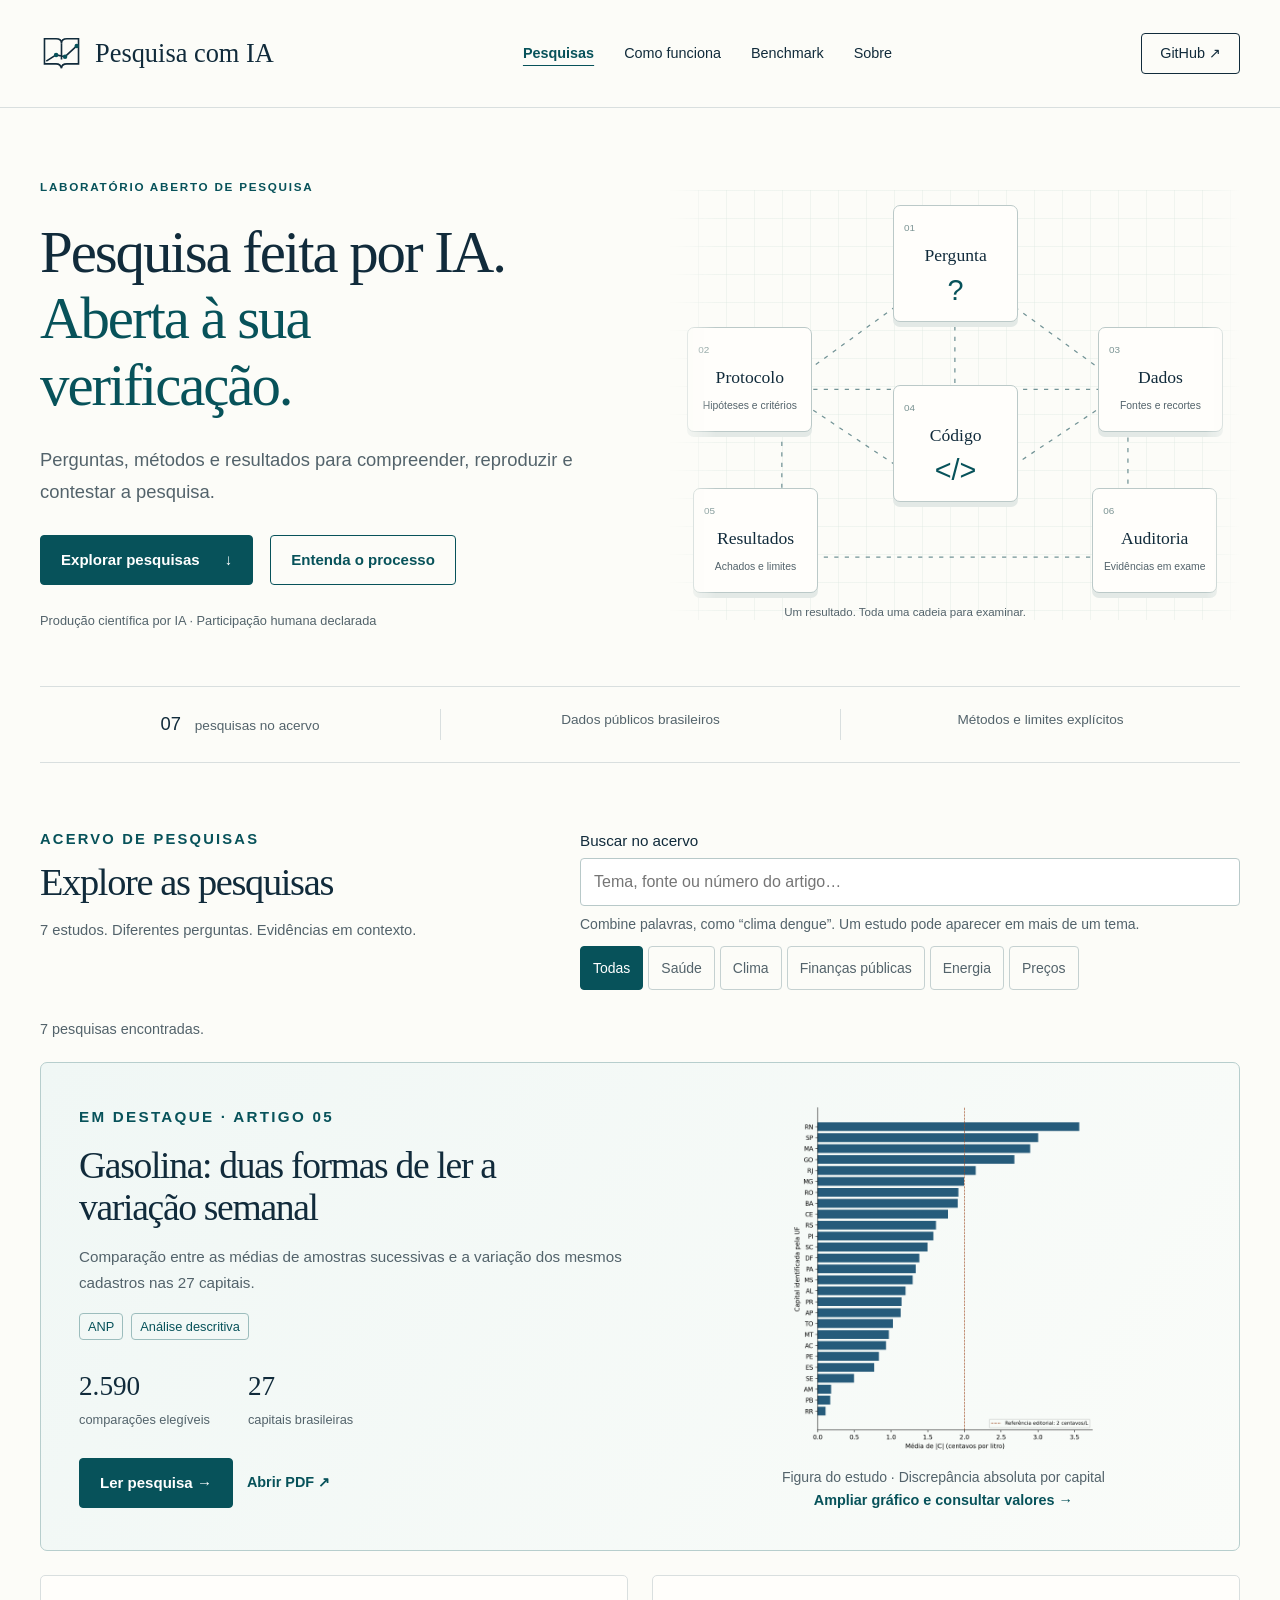
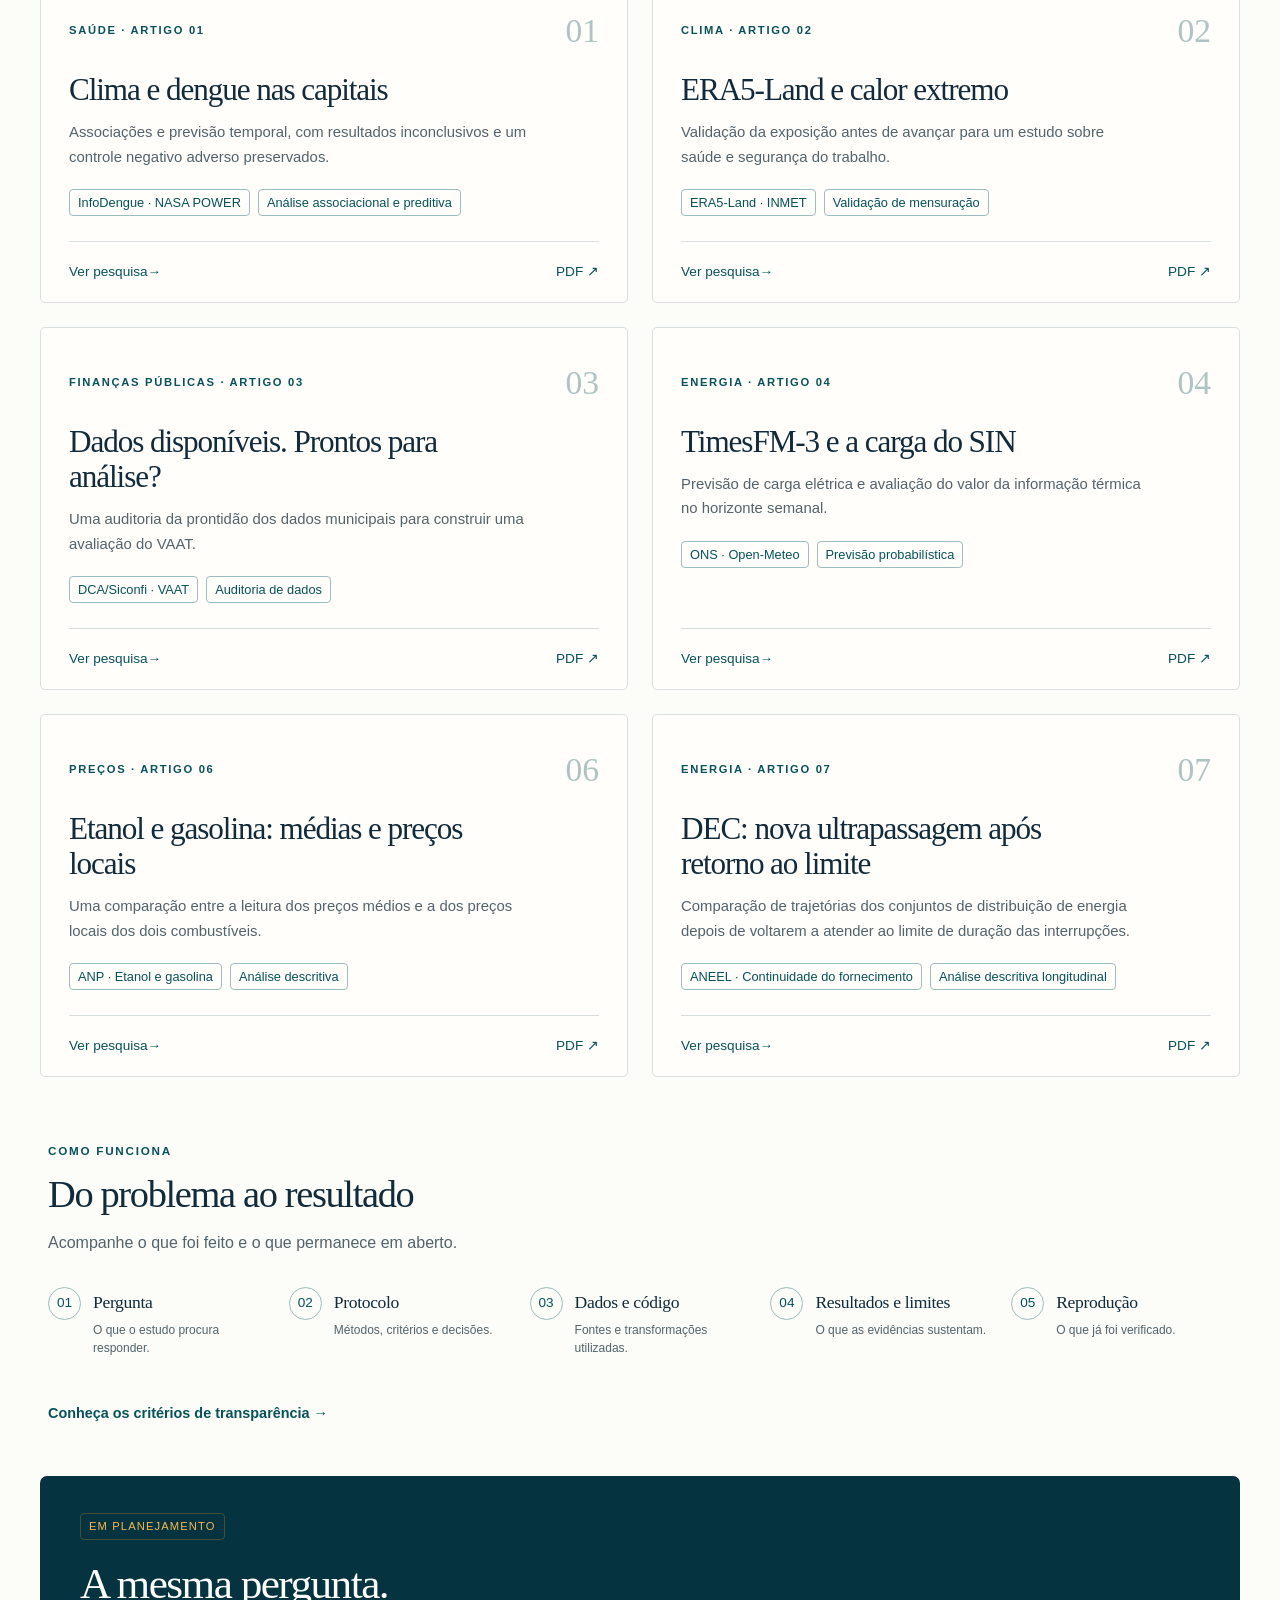
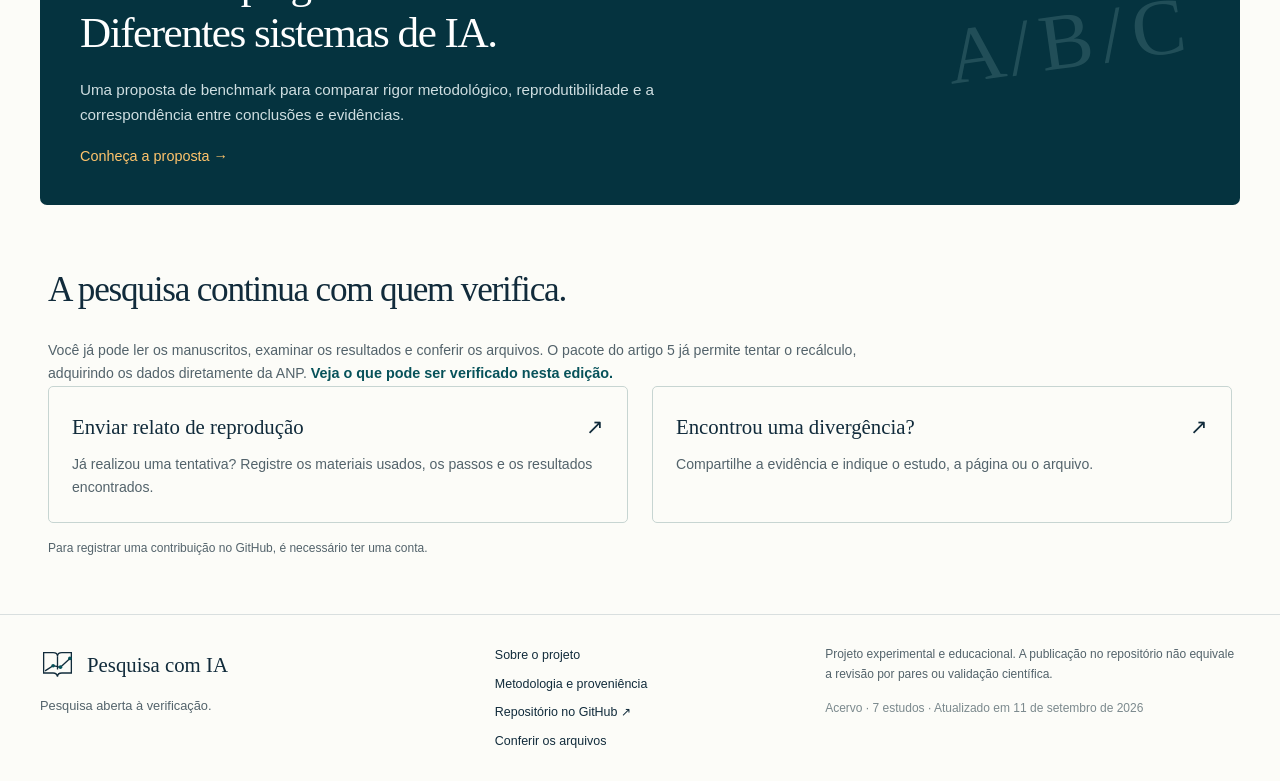
<file: index.html>
<!doctype html><html lang="pt-BR"><head><meta charset="utf-8"><meta name="viewport" content="width=device-width, initial-scale=1"><title>Pesquisa aberta à verificação | Pesquisa com IA</title><meta name="description" content="7 pesquisas conduzidas por IA sobre dados públicos brasileiros. Consulte os manuscritos, os métodos e os limites de cada estudo."><meta name="theme-color" content="#073d45"><link rel="canonical" href="https://pesquisacomia.com.br/"><link rel="icon" href="favicon.svg" type="image/svg+xml"><link rel="stylesheet" href="style.css"><script src="app.js" defer></script></head><body data-themes="Saúde|Clima|Finanças públicas|Energia|Preços"><a class="skip" href="#conteudo">Pular para o conteúdo</a><header class="header"><a class="brand" href="index.html"><svg viewBox="0 0 48 44" aria-hidden="true"><path d="M5 5h13q6 0 6 5 0-5 6-5h13v28H30q-6 0-6 5-1-5-6-5H5Z"/><path d="M24 10v18M7 30l11-7 10 2 13-12"/><circle cx="18" cy="23" r="2.5"/><circle cx="28" cy="25" r="2.5"/><circle cx="41" cy="13" r="2.5"/></svg><span>Pesquisa com IA</span></a><nav aria-label="Navegação principal"><a data-acervo href="index.html#pesquisas" aria-current="page">Pesquisas</a><a href="metodologia.html">Como funciona</a><a href="index.html#benchmark">Benchmark</a><a href="sobre.html">Sobre</a></nav><a class="github" href="https://github.com/ltbltbltb2/pesquisacomia">GitHub <span aria-hidden="true">↗</span></a></header><main id="conteudo" tabindex="-1"><section class="hero"><div class="hero-copy"><p class="eyebrow">LABORATÓRIO ABERTO DE PESQUISA</p><h1>Pesquisa feita por IA.<br><em>Aberta à sua<br class="desktop-break"> verificação.</em></h1><p class="lead">Perguntas, métodos e resultados para compreender, reproduzir e contestar a pesquisa.</p><div class="actions"><a class="button" href="#pesquisas">Explorar pesquisas <span aria-hidden="true">↓</span></a><a class="button secondary" href="metodologia.html">Entenda o processo</a></div><p class="hero-caption">Produção científica por IA · Participação humana declarada</p></div><div class="evidence-map" role="img" aria-label="Cadeia de evidências: pergunta, protocolo, dados, código, resultados e auditoria"><svg class="connections" viewBox="0 0 520 410" aria-hidden="true"><path d="M260 70L95 190L260 300L425 190Z M260 70V300 M95 190H425 M95 190V350H425V190"/></svg><div class="map-node question"><span>01</span><strong>Pergunta</strong><b>?</b></div><div class="map-node protocol"><span>02</span><strong>Protocolo</strong><i>Hipóteses e critérios</i></div><div class="map-node data"><span>03</span><strong>Dados</strong><i>Fontes e recortes</i></div><div class="map-node code"><span>04</span><strong>Código</strong><b>&lt;/&gt;</b></div><div class="map-node results"><span>05</span><strong>Resultados</strong><i>Achados e limites</i></div><div class="map-node audit"><span>06</span><strong>Auditoria</strong><i>Evidências em exame</i></div><p>Um resultado. Toda uma cadeia para examinar.</p></div></section>
<div class="fact-strip"><span><strong>07</strong> pesquisas no acervo</span><span>Dados públicos brasileiros</span><span>Métodos e limites explícitos</span></div>
<section id="pesquisas" class="research"><div class="section-head"><div><p class="eyebrow">ACERVO DE PESQUISAS</p><h2>Explore as pesquisas</h2><p>7 estudos. Diferentes perguntas. Evidências em contexto.</p></div><div class="search-controls" hidden><label for="search">Buscar no acervo</label><input id="search" type="search" maxlength="200" placeholder="Tema, fonte ou número do artigo…" aria-describedby="search-help"><p id="search-help" class="small">Combine palavras, como “clima dengue”. Um estudo pode aparecer em mais de um tema.</p><div class="filters" role="group" aria-label="Filtrar por tema"><button type="button" data-filter="Todas" aria-pressed="true">Todas</button><button type="button" data-filter="Saúde" aria-pressed="false">Saúde</button><button type="button" data-filter="Clima" aria-pressed="false">Clima</button><button type="button" data-filter="Finanças públicas" aria-pressed="false">Finanças públicas</button><button type="button" data-filter="Energia" aria-pressed="false">Energia</button><button type="button" data-filter="Preços" aria-pressed="false">Preços</button></div><button class="clear-search" type="button" data-clear-search hidden>Limpar busca e filtros</button></div></div><p class="results-count" aria-live="polite" aria-atomic="true" hidden>7 pesquisas encontradas.</p>
<article class="featured" data-id="05" data-category="Preços" data-themes="Preços" data-search="artigo 05 pesquisa 5 Gasolina: duas formas de ler a variação semanal Variações semanais da gasolina comum nas capitais brasileiras: comparação entre amostras sucessivas e cadastros comuns Comparação entre as médias de amostras sucessivas e a variação dos mesmos cadastros nas 27 capitais. Quanto divergem a mudança das médias semanais e a mudança média dos cadastros presentes nas duas semanas? ANP · Gasolina comum Análise descritiva 2024–2025 · período reservado Preços"><div><p class="eyebrow">EM DESTAQUE · ARTIGO 05</p><h3><a data-study href="pesquisa-05.html">Gasolina: duas formas de ler a variação semanal</a></h3><p>Comparação entre as médias de amostras sucessivas e a variação dos mesmos cadastros nas 27 capitais.</p><div class="tags"><span>ANP</span><span>Análise descritiva</span></div><div class="feature-facts"><div><strong>2.590</strong><span>comparações elegíveis</span></div><div><strong>27</strong><span>capitais brasileiras</span></div></div><div class="actions"><a class="button" data-study href="pesquisa-05.html">Ler pesquisa →</a><a class="text-link" href="artigo-05.pdf">Abrir PDF ↗</a></div></div><figure><a data-study href="grafico-gasolina.html" aria-label="Ampliar gráfico e consultar valores por capital"><img src="gasolina-capitais.png" alt="Gráfico do artigo 5: discrepância absoluta média por capital, com referência editorial de dois centavos" width="1400" height="1600"></a><figcaption>Figura do estudo · Discrepância absoluta por capital<br><a class="text-link" data-study href="grafico-gasolina.html">Ampliar gráfico e consultar valores →</a></figcaption></figure></article>
<div class="study-grid"><article class="study-card" data-id="01" data-category="Saúde" data-themes="Saúde|Clima" data-search="artigo 01 pesquisa 1 Clima e dengue nas capitais Clima e dengue nas 27 capitais brasileiras: associações não lineares e valor preditivo incremental em validação temporal retrospectiva, 2021–2025 Associações e previsão temporal, com resultados inconclusivos e um controle negativo adverso preservados. O clima acrescenta informação sobre a dengue depois de considerada a memória recente da transmissão? InfoDengue · NASA POWER Análise associacional e preditiva 2021–2025 Saúde Clima"><div class="card-top"><span class="eyebrow">Saúde · ARTIGO 01</span><span class="article-num" aria-hidden="true">01</span></div><h3><a data-study href="pesquisa-01.html">Clima e dengue nas capitais</a></h3><p>Associações e previsão temporal, com resultados inconclusivos e um controle negativo adverso preservados.</p><div class="tags"><span>InfoDengue · NASA POWER</span><span>Análise associacional e preditiva</span></div><div class="card-bottom"><a data-study href="pesquisa-01.html">Ver pesquisa <span aria-hidden="true">→</span></a><a href="artigo-01.pdf" aria-label="Abrir PDF do artigo 01">PDF ↗</a></div></article><article class="study-card" data-id="02" data-category="Clima" data-themes="Clima|Saúde" data-search="artigo 02 pesquisa 2 ERA5-Land e calor extremo ERA5-Land como proxy de calor extremo para saúde e segurança do trabalho: validação pré-especificada em 457 segmentos de estações automáticas do INMET, Brasil, 2007–2018 Validação da exposição antes de avançar para um estudo sobre saúde e segurança do trabalho. A temperatura máxima diária do ERA5-Land atende aos critérios definidos para representar a exposição ao calor extremo? ERA5-Land · INMET Validação de mensuração 2007–2018 Clima Saúde"><div class="card-top"><span class="eyebrow">Clima · ARTIGO 02</span><span class="article-num" aria-hidden="true">02</span></div><h3><a data-study href="pesquisa-02.html">ERA5-Land e calor extremo</a></h3><p>Validação da exposição antes de avançar para um estudo sobre saúde e segurança do trabalho.</p><div class="tags"><span>ERA5-Land · INMET</span><span>Validação de mensuração</span></div><div class="card-bottom"><a data-study href="pesquisa-02.html">Ver pesquisa <span aria-hidden="true">→</span></a><a href="artigo-02.pdf" aria-label="Abrir PDF do artigo 02">PDF ↗</a></div></article><article class="study-card" data-id="03" data-category="Finanças públicas" data-themes="Finanças públicas" data-search="artigo 03 pesquisa 3 Dados disponíveis. Prontos para análise? Disponibilidade formal não é prontidão analítica: auditoria reprodutível da DCA/Siconfi para avaliação municipal do VAAT Uma auditoria da prontidão dos dados municipais para construir uma avaliação do VAAT. A representação da DCA na API do Siconfi permite construir um desfecho municipal comparável de despesa paga em Educação, sem imputação? DCA/Siconfi · VAAT Auditoria de dados 2021–2025 Finanças públicas"><div class="card-top"><span class="eyebrow">Finanças públicas · ARTIGO 03</span><span class="article-num" aria-hidden="true">03</span></div><h3><a data-study href="pesquisa-03.html">Dados disponíveis. Prontos para análise?</a></h3><p>Uma auditoria da prontidão dos dados municipais para construir uma avaliação do VAAT.</p><div class="tags"><span>DCA/Siconfi · VAAT</span><span>Auditoria de dados</span></div><div class="card-bottom"><a data-study href="pesquisa-03.html">Ver pesquisa <span aria-hidden="true">→</span></a><a href="artigo-03.pdf" aria-label="Abrir PDF do artigo 03">PDF ↗</a></div></article><article class="study-card" data-id="04" data-category="Energia" data-themes="Energia" data-search="artigo 04 pesquisa 4 TimesFM-3 e a carga do SIN TimesFM-3 zero-shot na previsão pontual e probabilística da carga horária do SIN: valor da proxy térmica futura no horizonte semanal e ausência de evidência de ganho multivariado global Previsão de carga elétrica e avaliação do valor da informação térmica no horizonte semanal. A modelagem conjunta e a informação térmica futura melhoram a previsão da carga elétrica dos quatro subsistemas? ONS · Open-Meteo Previsão probabilística 2025–2026 · avaliação Energia"><div class="card-top"><span class="eyebrow">Energia · ARTIGO 04</span><span class="article-num" aria-hidden="true">04</span></div><h3><a data-study href="pesquisa-04.html">TimesFM-3 e a carga do SIN</a></h3><p>Previsão de carga elétrica e avaliação do valor da informação térmica no horizonte semanal.</p><div class="tags"><span>ONS · Open-Meteo</span><span>Previsão probabilística</span></div><div class="card-bottom"><a data-study href="pesquisa-04.html">Ver pesquisa <span aria-hidden="true">→</span></a><a href="artigo-04.pdf" aria-label="Abrir PDF do artigo 04">PDF ↗</a></div></article><article class="study-card" data-id="06" data-category="Preços" data-themes="Preços" data-search="artigo 06 pesquisa 6 Etanol e gasolina: médias e preços locais Preços relativos de etanol e gasolina e discordância entre agregados e observações locais em 26 capitais brasileiras Uma comparação entre a leitura dos preços médios e a dos preços locais dos dois combustíveis. Quanto a classificação dos preços médios de etanol e gasolina diverge das classificações dos preços observados no mesmo cadastro e data? ANP · Etanol e gasolina Análise descritiva 2024–2025 Preços"><div class="card-top"><span class="eyebrow">Preços · ARTIGO 06</span><span class="article-num" aria-hidden="true">06</span></div><h3><a data-study href="pesquisa-06.html">Etanol e gasolina: médias e preços locais</a></h3><p>Uma comparação entre a leitura dos preços médios e a dos preços locais dos dois combustíveis.</p><div class="tags"><span>ANP · Etanol e gasolina</span><span>Análise descritiva</span></div><div class="card-bottom"><a data-study href="pesquisa-06.html">Ver pesquisa <span aria-hidden="true">→</span></a><a href="artigo-06.pdf" aria-label="Abrir PDF do artigo 06">PDF ↗</a></div></article><article class="study-card" data-id="07" data-category="Energia" data-themes="Energia" data-search="artigo 07 pesquisa 7 DEC: nova ultrapassagem após retorno ao limite Reincidência no ano seguinte ao retorno ao limite de DEC — Análise longitudinal de conjuntos de distribuição de energia elétrica no Brasil, 2020–2025 Comparação de trajetórias dos conjuntos de distribuição de energia depois de voltarem a atender ao limite de duração das interrupções. Entre conjuntos que voltaram a atender ao limite de duração das interrupções, a ultrapassagem no ano seguinte é mais frequente do que entre os que já atendiam ao limite por dois anos? ANEEL · Continuidade do fornecimento Análise descritiva longitudinal 2020–2025 Energia"><div class="card-top"><span class="eyebrow">Energia · ARTIGO 07</span><span class="article-num" aria-hidden="true">07</span></div><h3><a data-study href="pesquisa-07.html">DEC: nova ultrapassagem após retorno ao limite</a></h3><p>Comparação de trajetórias dos conjuntos de distribuição de energia depois de voltarem a atender ao limite de duração das interrupções.</p><div class="tags"><span>ANEEL · Continuidade do fornecimento</span><span>Análise descritiva longitudinal</span></div><div class="card-bottom"><a data-study href="pesquisa-07.html">Ver pesquisa <span aria-hidden="true">→</span></a><a href="artigo-07.pdf" aria-label="Abrir PDF do artigo 07">PDF ↗</a></div></article></div><div class="empty" hidden><p id="empty-message">Nenhuma pesquisa encontrada.</p><button class="button secondary" type="button" data-clear-search>Limpar busca e filtros</button></div></section>
<section class="process"><div><p class="eyebrow">COMO FUNCIONA</p><h2>Do problema ao resultado</h2><p>Acompanhe o que foi feito e o que permanece em aberto.</p></div><ol><li><span>01</span><div><h3>Pergunta</h3><p>O que o estudo procura responder.</p></div></li><li><span>02</span><div><h3>Protocolo</h3><p>Métodos, critérios e decisões.</p></div></li><li><span>03</span><div><h3>Dados e código</h3><p>Fontes e transformações utilizadas.</p></div></li><li><span>04</span><div><h3>Resultados e limites</h3><p>O que as evidências sustentam.</p></div></li><li><span>05</span><div><h3>Reprodução</h3><p>O que já foi verificado.</p></div></li></ol><a class="text-link" href="metodologia.html">Conheça os critérios de transparência →</a></section>
<section class="benchmark" id="benchmark"><span class="badge">EM PLANEJAMENTO</span><h2>A mesma pergunta.<br>Diferentes sistemas de IA.</h2><p>Uma proposta de benchmark para comparar rigor metodológico, reprodutibilidade e a correspondência entre conclusões e evidências.</p><a href="sobre.html#benchmark">Conheça a proposta →</a><div class="benchmark-mark" aria-hidden="true">A / B / C</div></section>
<section class="participate"><h2>A pesquisa continua com quem verifica.</h2><p>Você já pode ler os manuscritos, examinar os resultados e conferir os arquivos. O <a href="pesquisa-05.html#reproducao">pacote do artigo 5 já permite tentar o recálculo</a>, adquirindo os dados diretamente da ANP. <a class="text-link" href="metodologia.html#verificar">Veja o que pode ser verificado nesta edição.</a></p><div><a href="https://github.com/ltbltbltb2/pesquisacomia/issues/new?title=Relato%20de%20reproducao"><strong>Enviar relato de reprodução <span>↗</span></strong><p>Já realizou uma tentativa? Registre os materiais usados, os passos e os resultados encontrados.</p></a><a href="https://github.com/ltbltbltb2/pesquisacomia/issues/new?title=Relato%20de%20divergencia"><strong>Encontrou uma divergência? <span>↗</span></strong><p>Compartilhe a evidência e indique o estudo, a página ou o arquivo.</p></a></div><p class="small">Para registrar uma contribuição no GitHub, é necessário ter uma conta.</p></section></main><footer><div><a class="brand" href="index.html"><svg viewBox="0 0 48 44" aria-hidden="true"><path d="M5 5h13q6 0 6 5 0-5 6-5h13v28H30q-6 0-6 5-1-5-6-5H5Z"/><path d="M24 10v18M7 30l11-7 10 2 13-12"/><circle cx="18" cy="23" r="2.5"/><circle cx="28" cy="25" r="2.5"/><circle cx="41" cy="13" r="2.5"/></svg><span>Pesquisa com IA</span></a><p>Pesquisa aberta à verificação.</p></div><div class="footerlinks"><a href="sobre.html">Sobre o projeto</a><a href="metodologia.html">Metodologia e proveniência</a><a href="https://github.com/ltbltbltb2/pesquisacomia">Repositório no GitHub ↗</a><a data-study href="integridade.html">Conferir os arquivos</a></div><p class="disclaimer">Projeto experimental e educacional. A publicação no repositório não equivale a revisão por pares ou validação científica.<br><span>Acervo · 7 estudos · Atualizado em 11 de setembro de 2026</span></p></footer></body></html>
</file>
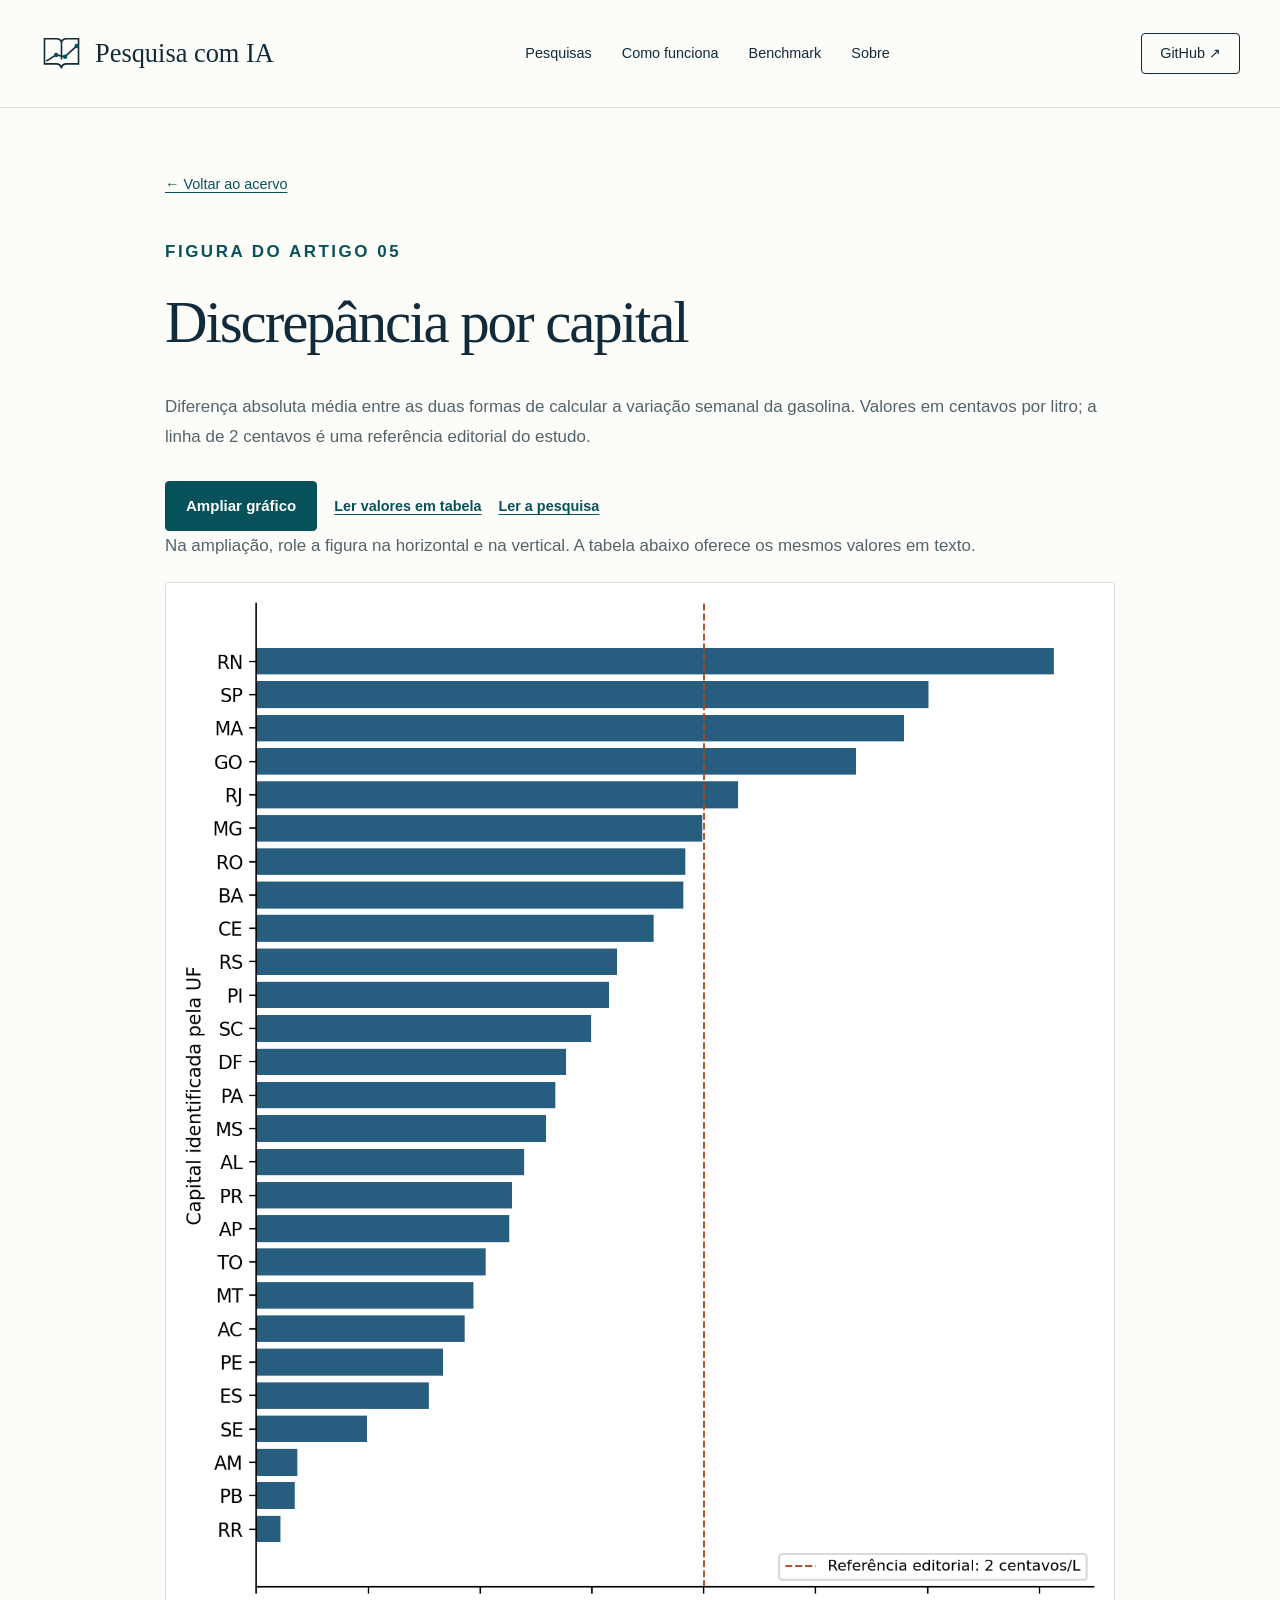
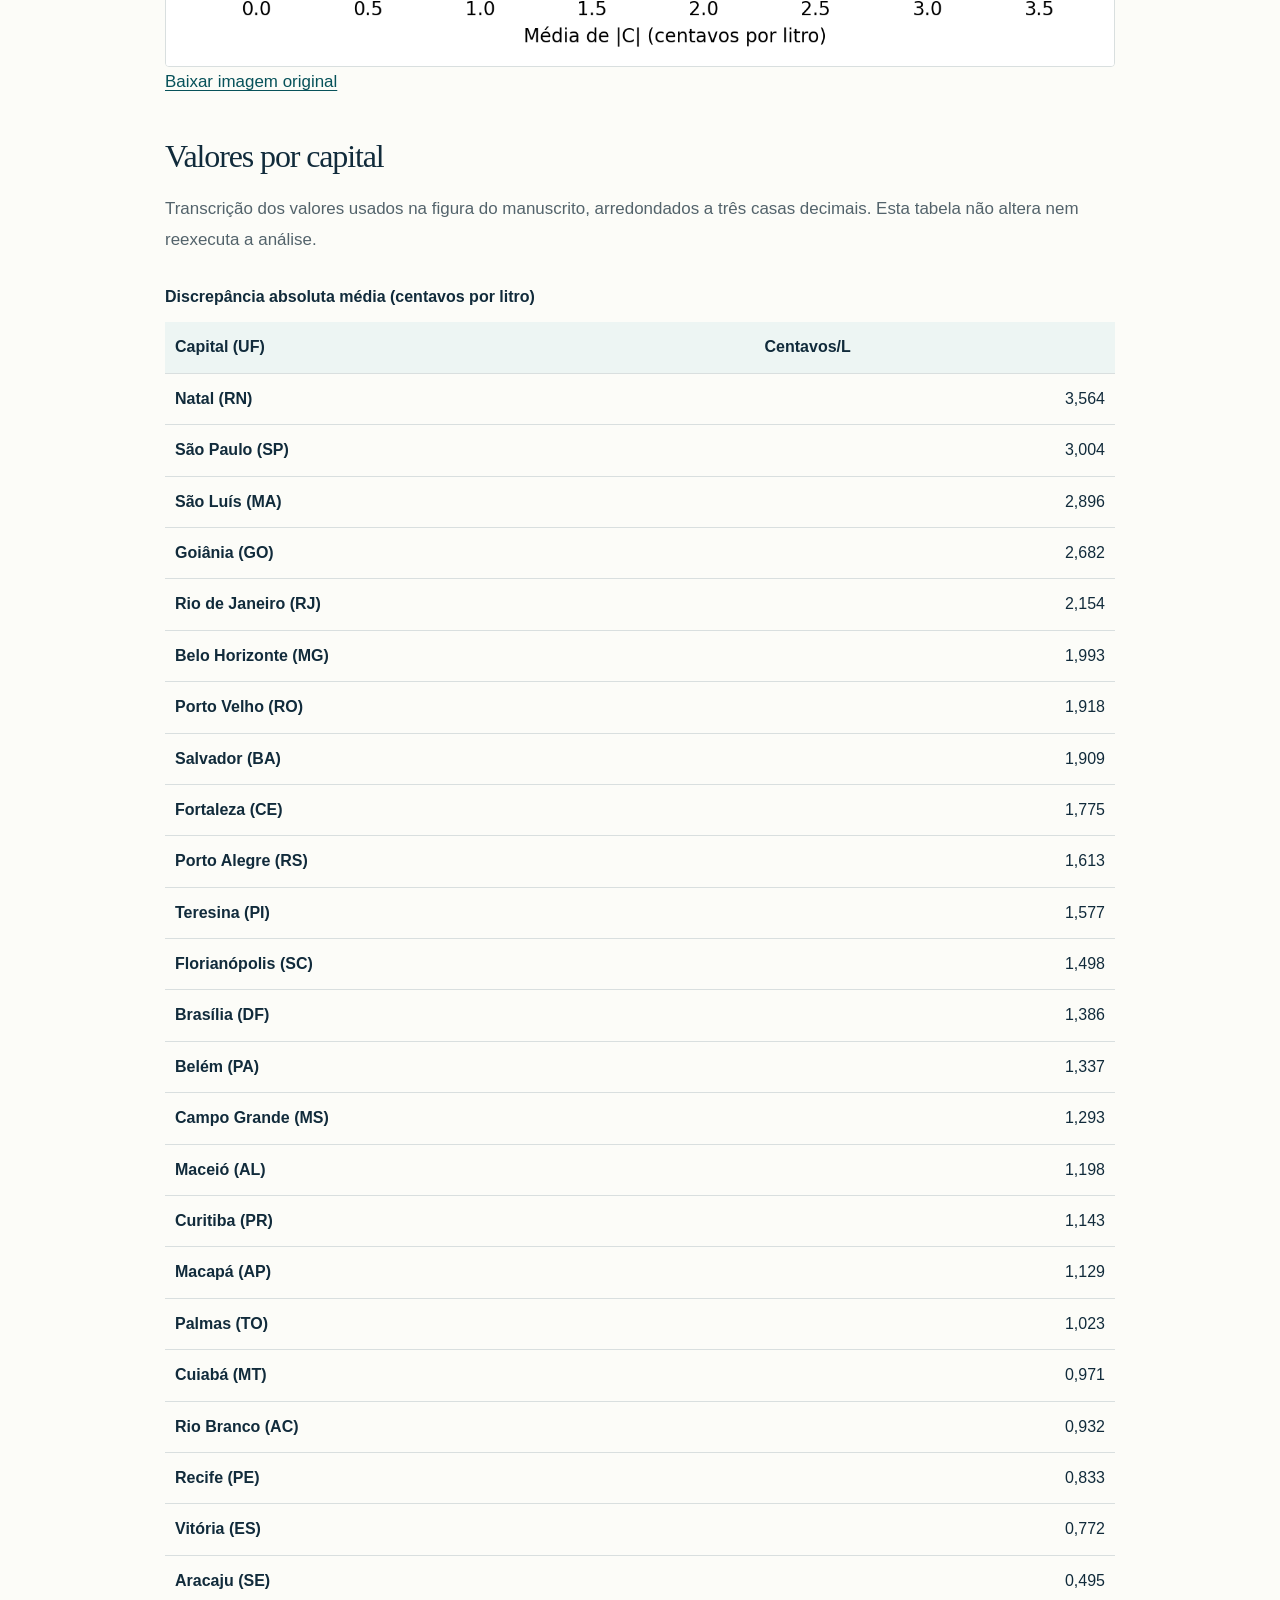
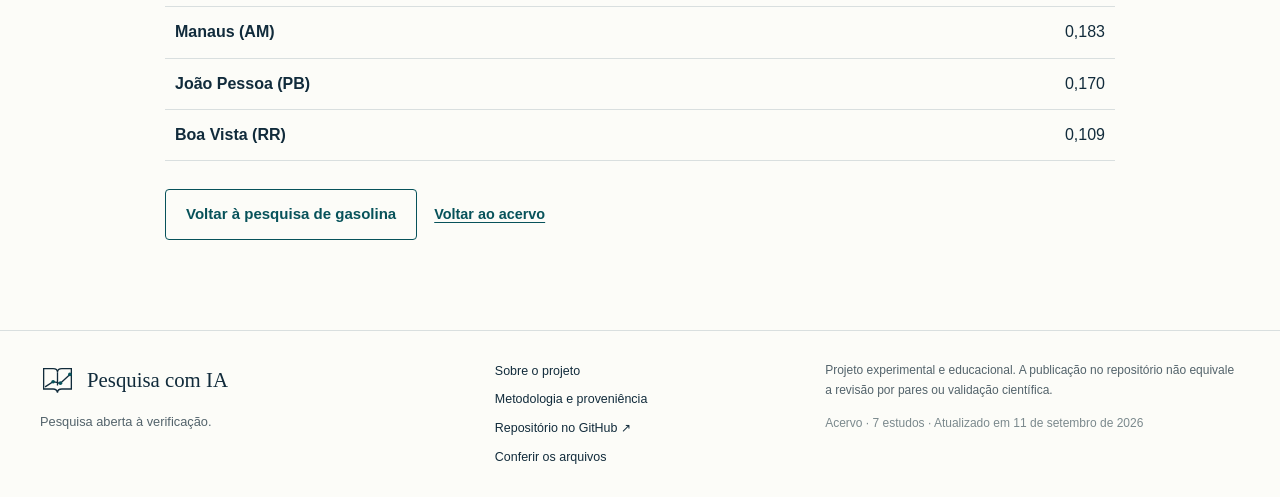
<file: grafico-gasolina.html>
<!doctype html><html lang="pt-BR"><head><meta charset="utf-8"><meta name="viewport" content="width=device-width, initial-scale=1"><title>Gráfico da gasolina por capital | Pesquisa com IA</title><meta name="description" content="Amplie a figura do artigo 05 e consulte os valores em uma tabela acessível."><meta name="theme-color" content="#073d45"><link rel="canonical" href="https://pesquisacomia.com.br/grafico-gasolina.html"><link rel="icon" href="favicon.svg" type="image/svg+xml"><link rel="stylesheet" href="style.css"><script src="app.js" defer></script></head><body data-themes="Saúde|Clima|Finanças públicas|Energia|Preços"><a class="skip" href="#conteudo">Pular para o conteúdo</a><header class="header"><a class="brand" href="index.html"><svg viewBox="0 0 48 44" aria-hidden="true"><path d="M5 5h13q6 0 6 5 0-5 6-5h13v28H30q-6 0-6 5-1-5-6-5H5Z"/><path d="M24 10v18M7 30l11-7 10 2 13-12"/><circle cx="18" cy="23" r="2.5"/><circle cx="28" cy="25" r="2.5"/><circle cx="41" cy="13" r="2.5"/></svg><span>Pesquisa com IA</span></a><nav aria-label="Navegação principal"><a data-acervo href="index.html#pesquisas">Pesquisas</a><a href="metodologia.html">Como funciona</a><a href="index.html#benchmark">Benchmark</a><a href="sobre.html">Sobre</a></nav><a class="github" href="https://github.com/ltbltbltb2/pesquisacomia">GitHub <span aria-hidden="true">↗</span></a></header><main id="conteudo" tabindex="-1"><article class="prose chart-page"><a class="back" data-acervo href="index.html#pesquisas">← Voltar ao acervo</a><p class="eyebrow">FIGURA DO ARTIGO 05</p><h1>Discrepância por capital</h1><p>Diferença absoluta média entre as duas formas de calcular a variação semanal da gasolina. Valores em centavos por litro; a linha de 2 centavos é uma referência editorial do estudo.</p><div class="actions"><button class="button" id="chart-zoom" type="button" aria-pressed="false" aria-controls="chart-region" hidden>Ampliar gráfico</button><a class="text-link" href="#valores">Ler valores em tabela</a><a class="text-link" data-study href="pesquisa-05.html">Ler a pesquisa</a></div><p id="chart-help" class="small">Na ampliação, role a figura na horizontal e na vertical. A tabela abaixo oferece os mesmos valores em texto.</p><div class="chart-scroll" id="chart-region" role="region" aria-label="Gráfico de discrepância por capital" aria-describedby="chart-help" tabindex="0"><img src="gasolina-capitais.png" width="1400" height="1600" alt="Discrepância absoluta média por capital; valores disponíveis na tabela abaixo."></div><p><a href="gasolina-capitais.png" download>Baixar imagem original</a></p><h2 id="valores">Valores por capital</h2><p>Transcrição dos valores usados na figura do manuscrito, arredondados a três casas decimais. Esta tabela não altera nem reexecuta a análise.</p><table class="data-table"><caption>Discrepância absoluta média (centavos por litro)</caption><thead><tr><th scope="col">Capital (UF)</th><th scope="col">Centavos/L</th></tr></thead><tbody><tr><th scope="row">Natal (RN)</th><td>3,564</td></tr><tr><th scope="row">São Paulo (SP)</th><td>3,004</td></tr><tr><th scope="row">São Luís (MA)</th><td>2,896</td></tr><tr><th scope="row">Goiânia (GO)</th><td>2,682</td></tr><tr><th scope="row">Rio de Janeiro (RJ)</th><td>2,154</td></tr><tr><th scope="row">Belo Horizonte (MG)</th><td>1,993</td></tr><tr><th scope="row">Porto Velho (RO)</th><td>1,918</td></tr><tr><th scope="row">Salvador (BA)</th><td>1,909</td></tr><tr><th scope="row">Fortaleza (CE)</th><td>1,775</td></tr><tr><th scope="row">Porto Alegre (RS)</th><td>1,613</td></tr><tr><th scope="row">Teresina (PI)</th><td>1,577</td></tr><tr><th scope="row">Florianópolis (SC)</th><td>1,498</td></tr><tr><th scope="row">Brasília (DF)</th><td>1,386</td></tr><tr><th scope="row">Belém (PA)</th><td>1,337</td></tr><tr><th scope="row">Campo Grande (MS)</th><td>1,293</td></tr><tr><th scope="row">Maceió (AL)</th><td>1,198</td></tr><tr><th scope="row">Curitiba (PR)</th><td>1,143</td></tr><tr><th scope="row">Macapá (AP)</th><td>1,129</td></tr><tr><th scope="row">Palmas (TO)</th><td>1,023</td></tr><tr><th scope="row">Cuiabá (MT)</th><td>0,971</td></tr><tr><th scope="row">Rio Branco (AC)</th><td>0,932</td></tr><tr><th scope="row">Recife (PE)</th><td>0,833</td></tr><tr><th scope="row">Vitória (ES)</th><td>0,772</td></tr><tr><th scope="row">Aracaju (SE)</th><td>0,495</td></tr><tr><th scope="row">Manaus (AM)</th><td>0,183</td></tr><tr><th scope="row">João Pessoa (PB)</th><td>0,170</td></tr><tr><th scope="row">Boa Vista (RR)</th><td>0,109</td></tr></tbody></table><div class="actions"><a class="button secondary" data-study href="pesquisa-05.html">Voltar à pesquisa de gasolina</a><a class="text-link" data-acervo href="index.html#pesquisas">Voltar ao acervo</a></div></article></main><footer><div><a class="brand" href="index.html"><svg viewBox="0 0 48 44" aria-hidden="true"><path d="M5 5h13q6 0 6 5 0-5 6-5h13v28H30q-6 0-6 5-1-5-6-5H5Z"/><path d="M24 10v18M7 30l11-7 10 2 13-12"/><circle cx="18" cy="23" r="2.5"/><circle cx="28" cy="25" r="2.5"/><circle cx="41" cy="13" r="2.5"/></svg><span>Pesquisa com IA</span></a><p>Pesquisa aberta à verificação.</p></div><div class="footerlinks"><a href="sobre.html">Sobre o projeto</a><a href="metodologia.html">Metodologia e proveniência</a><a href="https://github.com/ltbltbltb2/pesquisacomia">Repositório no GitHub ↗</a><a data-study href="integridade.html">Conferir os arquivos</a></div><p class="disclaimer">Projeto experimental e educacional. A publicação no repositório não equivale a revisão por pares ou validação científica.<br><span>Acervo · 7 estudos · Atualizado em 11 de setembro de 2026</span></p></footer></body></html>
</file>
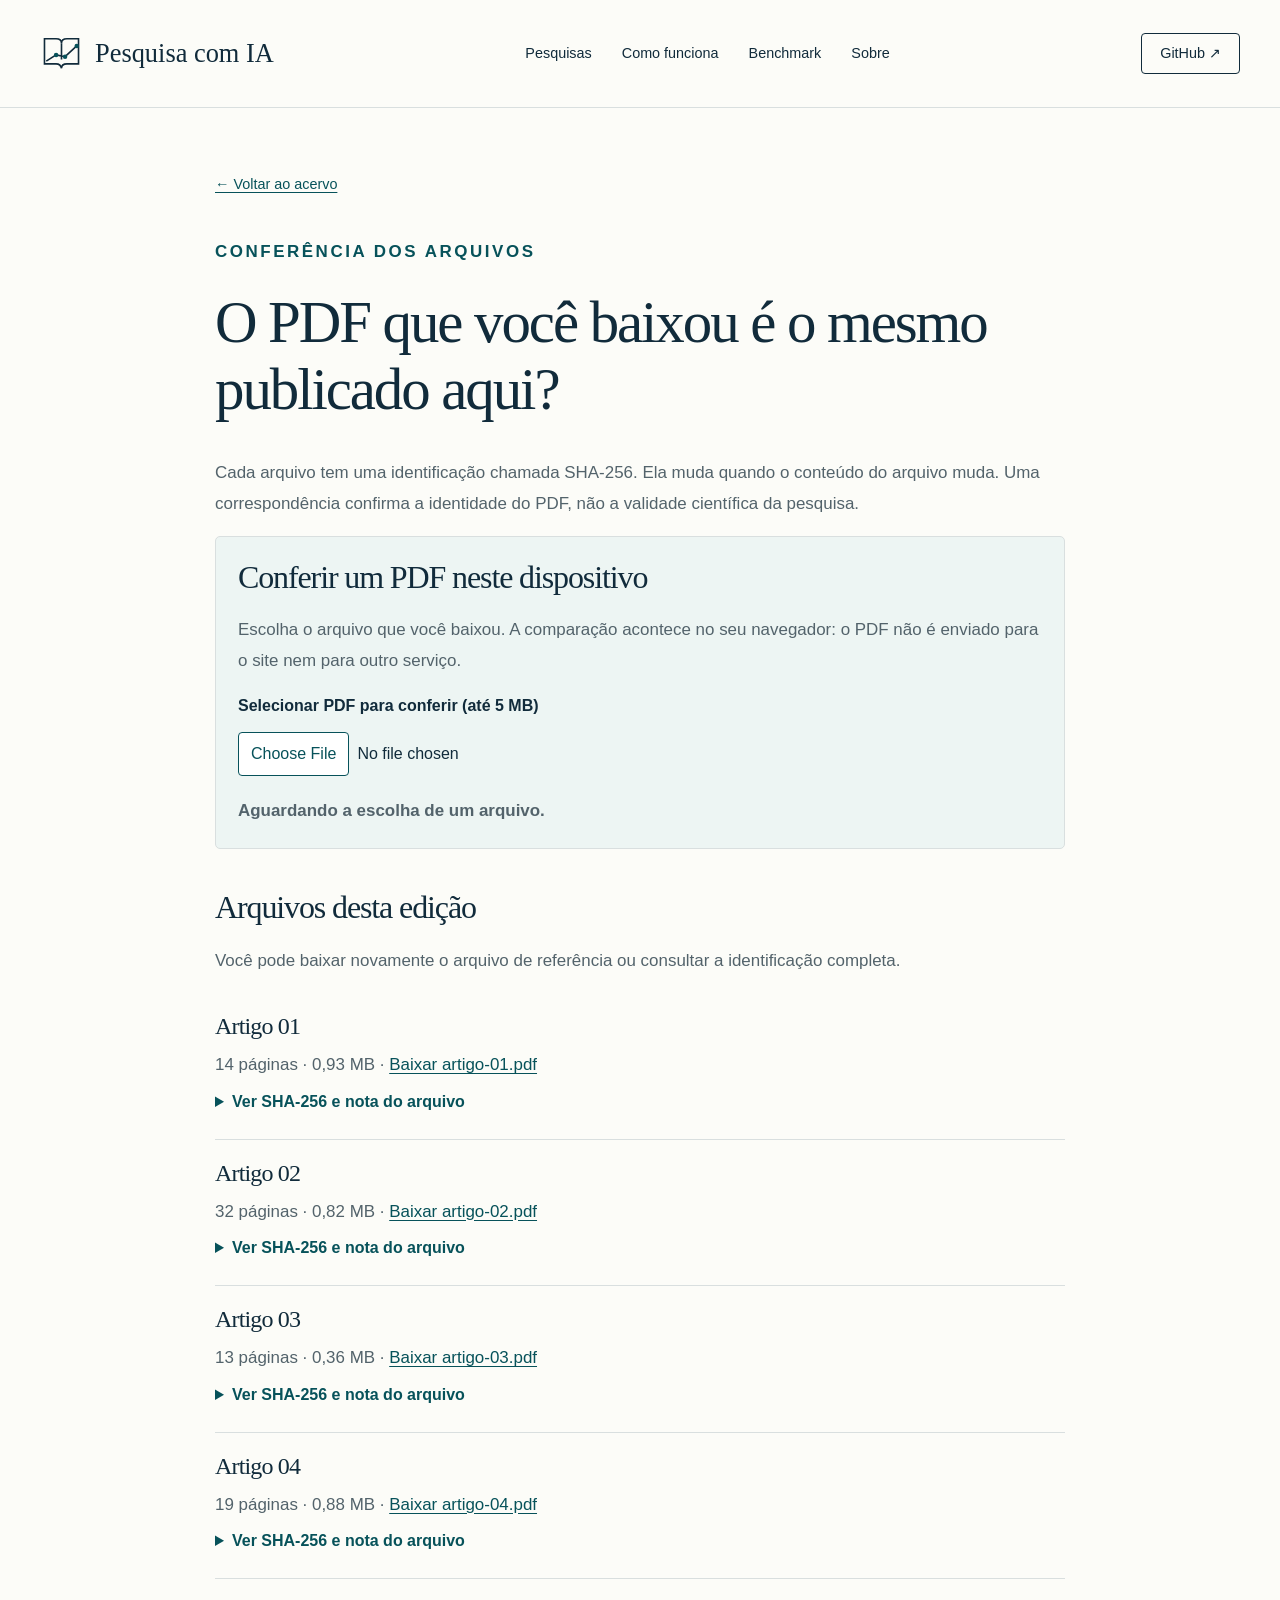
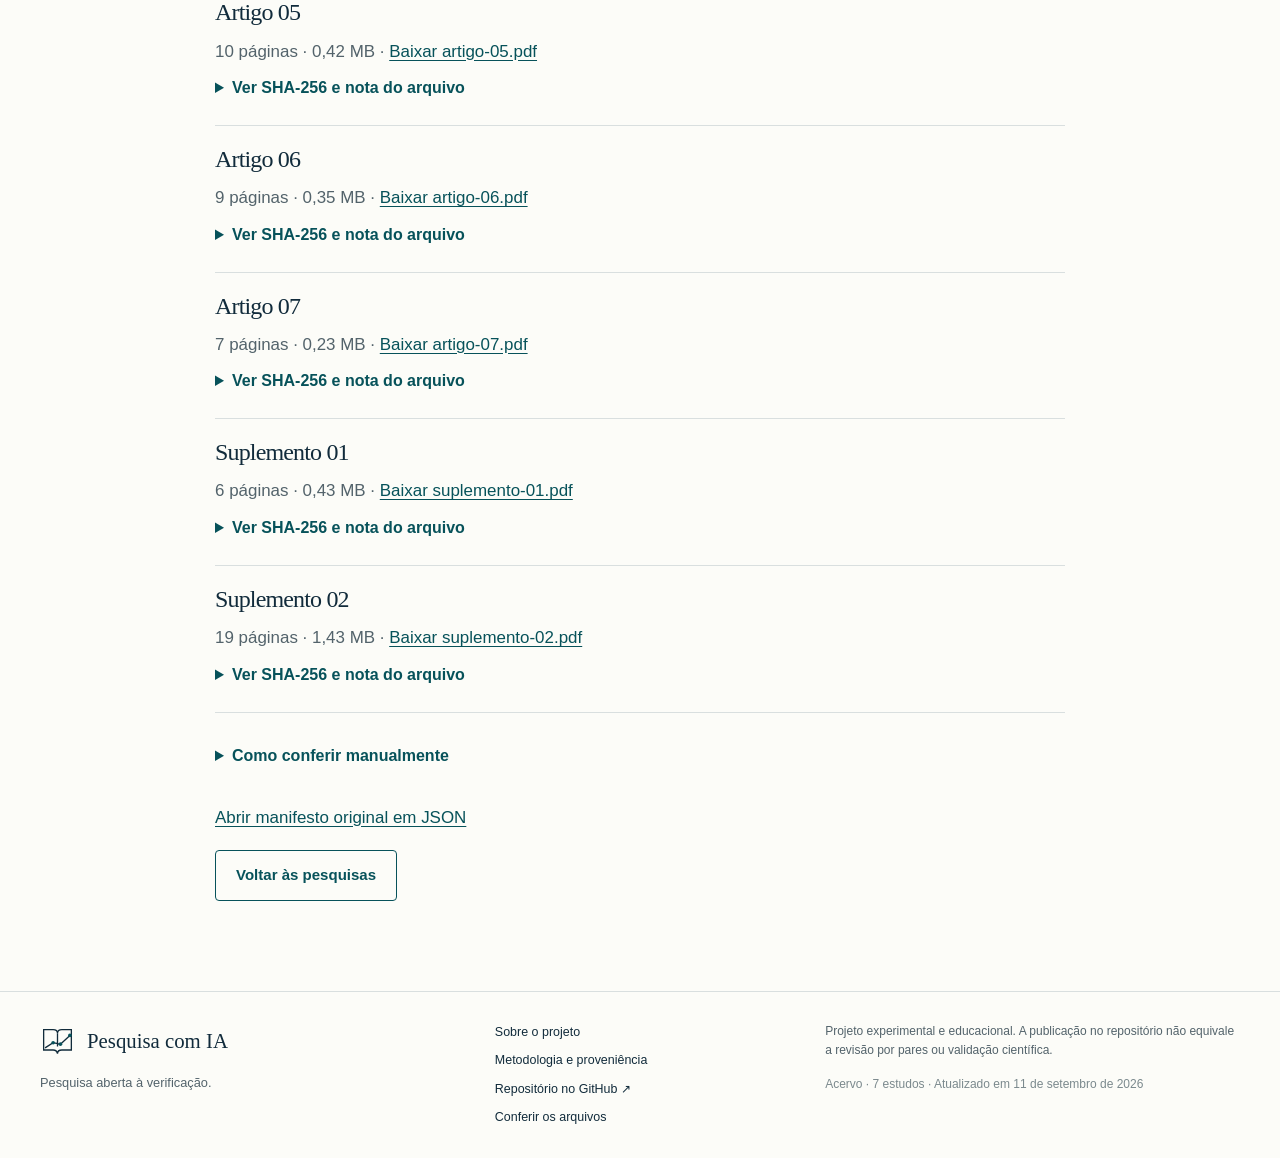
<file: integridade.html>
<!doctype html><html lang="pt-BR"><head><meta charset="utf-8"><meta name="viewport" content="width=device-width, initial-scale=1"><title>Conferir os PDFs | Pesquisa com IA</title><meta name="description" content="Compare localmente seu PDF com os arquivos publicados e consulte as identificações SHA-256."><meta name="theme-color" content="#073d45"><link rel="canonical" href="https://pesquisacomia.com.br/integridade.html"><link rel="icon" href="favicon.svg" type="image/svg+xml"><link rel="stylesheet" href="style.css"><script src="app.js" defer></script></head><body data-themes="Saúde|Clima|Finanças públicas|Energia|Preços"><a class="skip" href="#conteudo">Pular para o conteúdo</a><header class="header"><a class="brand" href="index.html"><svg viewBox="0 0 48 44" aria-hidden="true"><path d="M5 5h13q6 0 6 5 0-5 6-5h13v28H30q-6 0-6 5-1-5-6-5H5Z"/><path d="M24 10v18M7 30l11-7 10 2 13-12"/><circle cx="18" cy="23" r="2.5"/><circle cx="28" cy="25" r="2.5"/><circle cx="41" cy="13" r="2.5"/></svg><span>Pesquisa com IA</span></a><nav aria-label="Navegação principal"><a data-acervo href="index.html#pesquisas">Pesquisas</a><a href="metodologia.html">Como funciona</a><a href="index.html#benchmark">Benchmark</a><a href="sobre.html">Sobre</a></nav><a class="github" href="https://github.com/ltbltbltb2/pesquisacomia">GitHub <span aria-hidden="true">↗</span></a></header><main id="conteudo" tabindex="-1"><article class="prose integrity-page"><a class="back" data-acervo href="index.html#pesquisas">← Voltar ao acervo</a><p class="eyebrow">CONFERÊNCIA DOS ARQUIVOS</p><h1>O PDF que você baixou é o mesmo publicado aqui?</h1><p>Cada arquivo tem uma identificação chamada SHA-256. Ela muda quando o conteúdo do arquivo muda. Uma correspondência confirma a identidade do PDF, não a validade científica da pesquisa.</p><section class="file-check" aria-labelledby="file-check-title"><h2 id="file-check-title">Conferir um PDF neste dispositivo</h2><p>Escolha o arquivo que você baixou. A comparação acontece no seu navegador: o PDF não é enviado para o site nem para outro serviço.</p><div id="file-check-control" hidden><label for="verify-file">Selecionar PDF para conferir (até 5 MB)</label><input type="file" id="verify-file" accept=".pdf,application/pdf" aria-describedby="verify-result"><p id="verify-result" role="status" aria-live="polite">Aguardando a escolha de um arquivo.</p></div><noscript><p>Ative o JavaScript para conferir aqui, ou use as instruções de conferência manual abaixo.</p></noscript></section><h2 id="arquivos">Arquivos desta edição</h2><p>Você pode baixar novamente o arquivo de referência ou consultar a identificação completa.</p><div class="file-list"><section class="file-record" data-file="artigo-01.pdf" data-sha256="f1ae15db633e2aceca8b9ff41f9d3f9ebed46f054e6d226b6e028838ea51881e"><h3>Artigo 01</h3><p>14 páginas · 0,93 MB · <a href="artigo-01.pdf" download>Baixar artigo-01.pdf</a></p><details><summary>Ver SHA-256 e nota do arquivo</summary><code class="hash">f1ae15db633e2aceca8b9ff41f9d3f9ebed46f054e6d226b6e028838ea51881e</code><p>Cópia do arquivo final do acervo, sem alteração de conteúdo.</p></details></section><section class="file-record" data-file="artigo-02.pdf" data-sha256="9b02077980d0ce920f4232d90d5fa30cbe4d0a5fe22c5b0edb89bee5a2c04a59"><h3>Artigo 02</h3><p>32 páginas · 0,82 MB · <a href="artigo-02.pdf" download>Baixar artigo-02.pdf</a></p><details><summary>Ver SHA-256 e nota do arquivo</summary><code class="hash">9b02077980d0ce920f4232d90d5fa30cbe4d0a5fe22c5b0edb89bee5a2c04a59</code><p>Cópia do arquivo final do acervo, sem alteração de conteúdo.</p></details></section><section class="file-record" data-file="artigo-03.pdf" data-sha256="948a74f024b74fb419dac6281125bfd8b2607063e72312fd087a000d57d00442"><h3>Artigo 03</h3><p>13 páginas · 0,36 MB · <a href="artigo-03.pdf" download>Baixar artigo-03.pdf</a></p><details><summary>Ver SHA-256 e nota do arquivo</summary><code class="hash">948a74f024b74fb419dac6281125bfd8b2607063e72312fd087a000d57d00442</code><p>Cópia pública: correção declarada de atribuições humanas; original preservado.</p></details></section><section class="file-record" data-file="artigo-04.pdf" data-sha256="b4d56c608ad6184462dab69d17633f12434d482c869409852489fb0d0474c1fc"><h3>Artigo 04</h3><p>19 páginas · 0,88 MB · <a href="artigo-04.pdf" download>Baixar artigo-04.pdf</a></p><details><summary>Ver SHA-256 e nota do arquivo</summary><code class="hash">b4d56c608ad6184462dab69d17633f12434d482c869409852489fb0d0474c1fc</code><p>Cópia do arquivo final do acervo, sem alteração de conteúdo.</p></details></section><section class="file-record" data-file="artigo-05.pdf" data-sha256="9dc239fce91e3f28fb90147244917d147229b7f900d8f58d87248c18e1798b29"><h3>Artigo 05</h3><p>10 páginas · 0,42 MB · <a href="artigo-05.pdf" download>Baixar artigo-05.pdf</a></p><details><summary>Ver SHA-256 e nota do arquivo</summary><code class="hash">9dc239fce91e3f28fb90147244917d147229b7f900d8f58d87248c18e1798b29</code><p>Cópia do arquivo final do acervo, sem alteração de conteúdo.</p></details></section><section class="file-record" data-file="artigo-06.pdf" data-sha256="c15e3f6dc75730b083c1bf05baab4cf375cf41fa759957724800c18524a258a8"><h3>Artigo 06</h3><p>9 páginas · 0,35 MB · <a href="artigo-06.pdf" download>Baixar artigo-06.pdf</a></p><details><summary>Ver SHA-256 e nota do arquivo</summary><code class="hash">c15e3f6dc75730b083c1bf05baab4cf375cf41fa759957724800c18524a258a8</code><p>Cópia do arquivo final do acervo, sem alteração de conteúdo.</p></details></section><section class="file-record" data-file="artigo-07.pdf" data-sha256="4491bbd081167e1e98f6d5b61ec51b93532c440355d2b761da169be6500233b1"><h3>Artigo 07</h3><p>7 páginas · 0,23 MB · <a href="artigo-07.pdf" download>Baixar artigo-07.pdf</a></p><details><summary>Ver SHA-256 e nota do arquivo</summary><code class="hash">4491bbd081167e1e98f6d5b61ec51b93532c440355d2b761da169be6500233b1</code><p>Cópia do arquivo final do acervo, sem alteração de conteúdo.</p></details></section><section class="file-record" data-file="suplemento-01.pdf" data-sha256="a503f5ab83161104b512a0ae87c9a0f3ce1053c9ddf37f4c419e8635d3c31101"><h3>Suplemento 01</h3><p>6 páginas · 0,43 MB · <a href="suplemento-01.pdf" download>Baixar suplemento-01.pdf</a></p><details><summary>Ver SHA-256 e nota do arquivo</summary><code class="hash">a503f5ab83161104b512a0ae87c9a0f3ce1053c9ddf37f4c419e8635d3c31101</code><p>Cópia do arquivo final do acervo, sem alteração de conteúdo.</p></details></section><section class="file-record" data-file="suplemento-02.pdf" data-sha256="5e0566a7de87fd91dbf45607c442ae82e380872ce810c3e0da2b5252be6de402"><h3>Suplemento 02</h3><p>19 páginas · 1,43 MB · <a href="suplemento-02.pdf" download>Baixar suplemento-02.pdf</a></p><details><summary>Ver SHA-256 e nota do arquivo</summary><code class="hash">5e0566a7de87fd91dbf45607c442ae82e380872ce810c3e0da2b5252be6de402</code><p>Cópia do arquivo final do acervo, sem alteração de conteúdo.</p></details></section></div><details class="manual-check"><summary>Como conferir manualmente</summary><p>Abra o terminal na pasta do PDF e execute o comando adequado ao seu sistema. Troque <code>artigo-01.pdf</code> pelo nome do arquivo escolhido. Compare o resultado com o SHA-256 listado acima; maiúsculas e minúsculas não mudam a identificação.</p><dl><dt>Windows (PowerShell)</dt><dd><code>Get-FileHash ./artigo-01.pdf -Algorithm SHA256</code></dd><dt>macOS</dt><dd><code>shasum -a 256 artigo-01.pdf</code></dd><dt>Linux</dt><dd><code>sha256sum artigo-01.pdf</code></dd></dl></details><p><a href="manifesto-arquivos.json">Abrir manifesto original em JSON</a></p><a class="button secondary" data-acervo href="index.html#pesquisas">Voltar às pesquisas</a></article></main><footer><div><a class="brand" href="index.html"><svg viewBox="0 0 48 44" aria-hidden="true"><path d="M5 5h13q6 0 6 5 0-5 6-5h13v28H30q-6 0-6 5-1-5-6-5H5Z"/><path d="M24 10v18M7 30l11-7 10 2 13-12"/><circle cx="18" cy="23" r="2.5"/><circle cx="28" cy="25" r="2.5"/><circle cx="41" cy="13" r="2.5"/></svg><span>Pesquisa com IA</span></a><p>Pesquisa aberta à verificação.</p></div><div class="footerlinks"><a href="sobre.html">Sobre o projeto</a><a href="metodologia.html">Metodologia e proveniência</a><a href="https://github.com/ltbltbltb2/pesquisacomia">Repositório no GitHub ↗</a><a data-study href="integridade.html">Conferir os arquivos</a></div><p class="disclaimer">Projeto experimental e educacional. A publicação no repositório não equivale a revisão por pares ou validação científica.<br><span>Acervo · 7 estudos · Atualizado em 11 de setembro de 2026</span></p></footer></body></html>
</file>
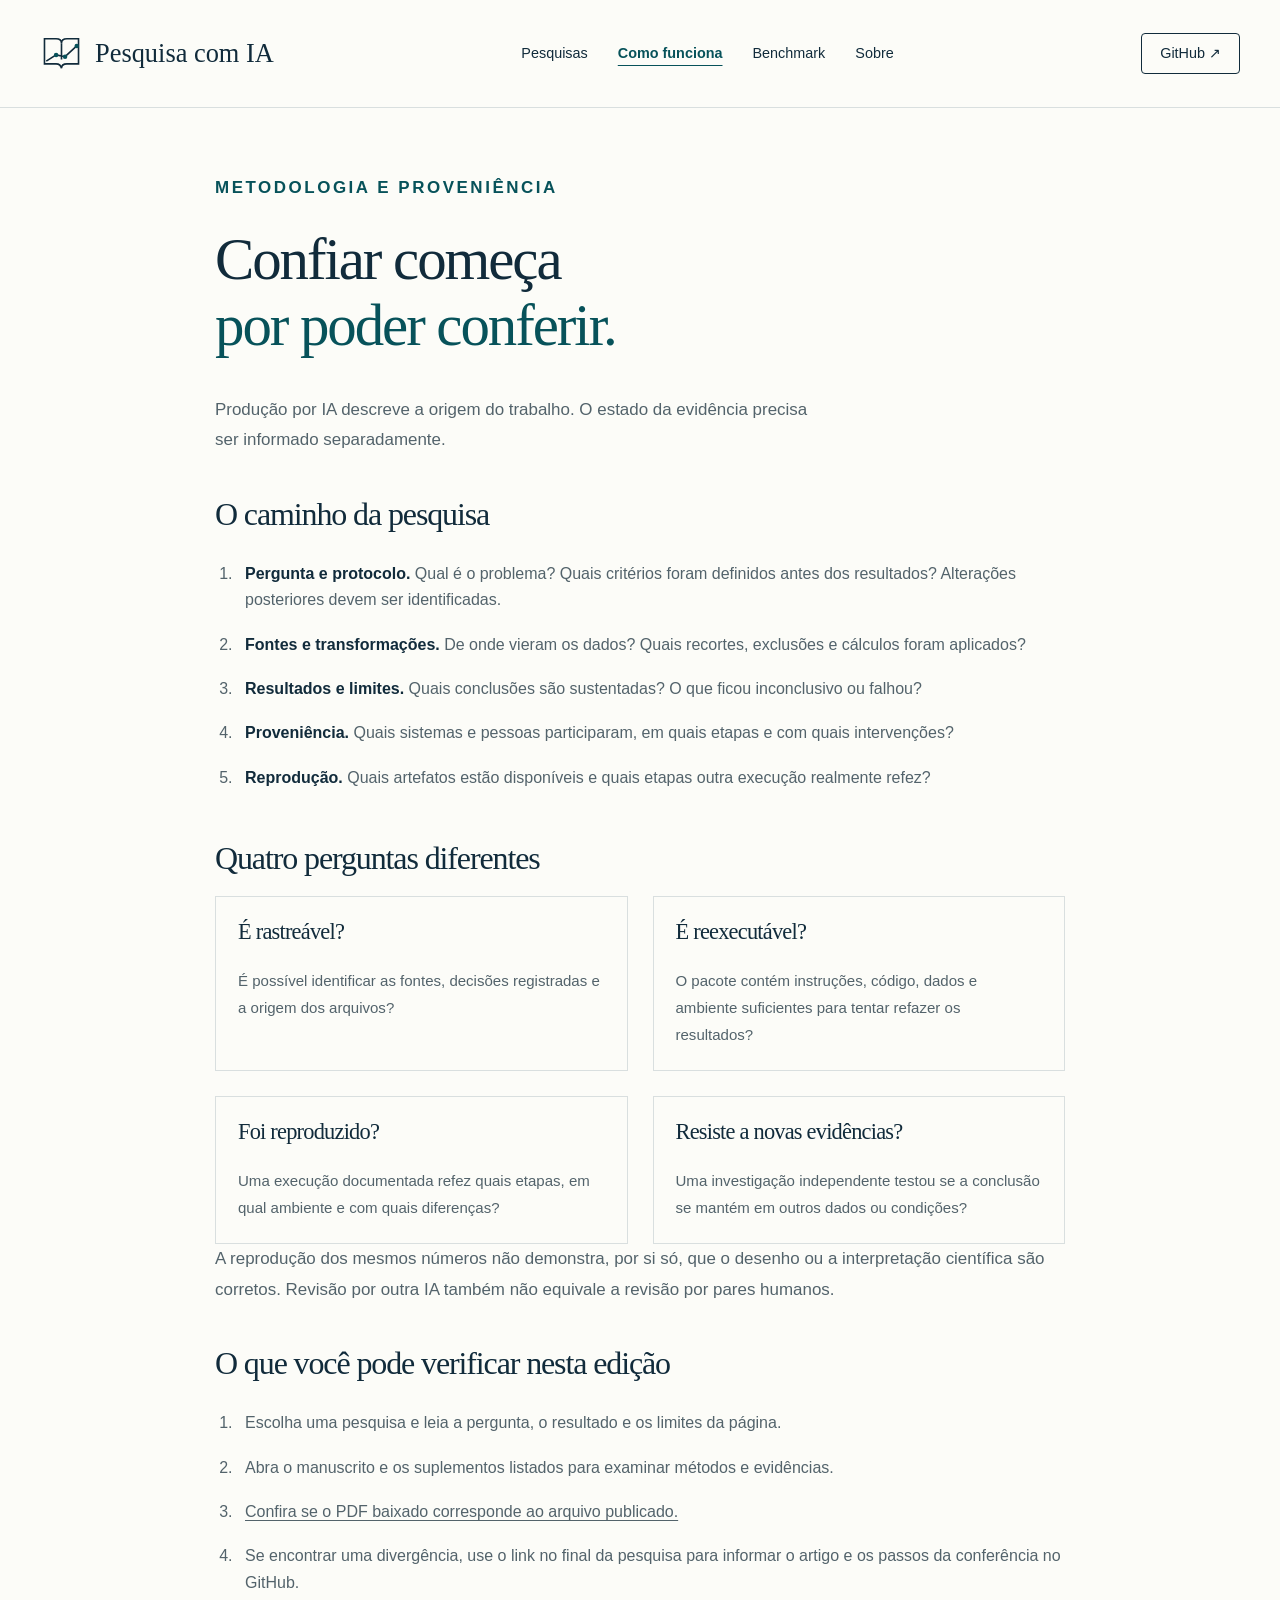
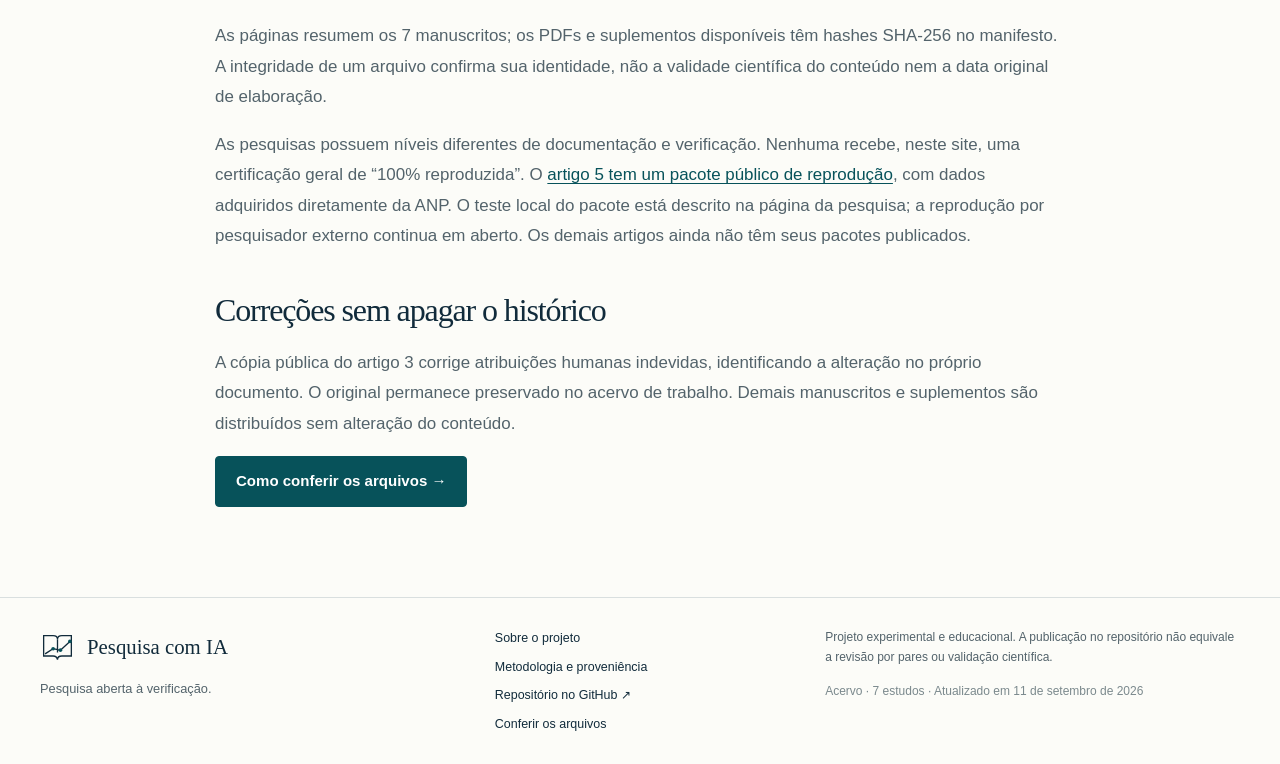
<file: metodologia.html>
<!doctype html><html lang="pt-BR"><head><meta charset="utf-8"><meta name="viewport" content="width=device-width, initial-scale=1"><title>Como funciona | Pesquisa com IA</title><meta name="description" content="Rastreabilidade, reprodução, proveniência e limites da avaliação científica por IA."><meta name="theme-color" content="#073d45"><link rel="canonical" href="https://pesquisacomia.com.br/metodologia.html"><link rel="icon" href="favicon.svg" type="image/svg+xml"><link rel="stylesheet" href="style.css"><script src="app.js" defer></script></head><body data-themes="Saúde|Clima|Finanças públicas|Energia|Preços"><a class="skip" href="#conteudo">Pular para o conteúdo</a><header class="header"><a class="brand" href="index.html"><svg viewBox="0 0 48 44" aria-hidden="true"><path d="M5 5h13q6 0 6 5 0-5 6-5h13v28H30q-6 0-6 5-1-5-6-5H5Z"/><path d="M24 10v18M7 30l11-7 10 2 13-12"/><circle cx="18" cy="23" r="2.5"/><circle cx="28" cy="25" r="2.5"/><circle cx="41" cy="13" r="2.5"/></svg><span>Pesquisa com IA</span></a><nav aria-label="Navegação principal"><a data-acervo href="index.html#pesquisas">Pesquisas</a><a href="metodologia.html" aria-current="page">Como funciona</a><a href="index.html#benchmark">Benchmark</a><a href="sobre.html">Sobre</a></nav><a class="github" href="https://github.com/ltbltbltb2/pesquisacomia">GitHub <span aria-hidden="true">↗</span></a></header><main id="conteudo" tabindex="-1"><article class="prose"><p class="eyebrow">METODOLOGIA E PROVENIÊNCIA</p><h1>Confiar começa<br><em>por poder conferir.</em></h1><p class="lead">Produção por IA descreve a origem do trabalho. O estado da evidência precisa ser informado separadamente.</p><h2>O caminho da pesquisa</h2><ol class="method-list"><li><strong>Pergunta e protocolo.</strong> Qual é o problema? Quais critérios foram definidos antes dos resultados? Alterações posteriores devem ser identificadas.</li><li><strong>Fontes e transformações.</strong> De onde vieram os dados? Quais recortes, exclusões e cálculos foram aplicados?</li><li><strong>Resultados e limites.</strong> Quais conclusões são sustentadas? O que ficou inconclusivo ou falhou?</li><li><strong>Proveniência.</strong> Quais sistemas e pessoas participaram, em quais etapas e com quais intervenções?</li><li><strong>Reprodução.</strong> Quais artefatos estão disponíveis e quais etapas outra execução realmente refez?</li></ol><h2>Quatro perguntas diferentes</h2><div class="definitions"><section><h3>É rastreável?</h3><p>É possível identificar as fontes, decisões registradas e a origem dos arquivos?</p></section><section><h3>É reexecutável?</h3><p>O pacote contém instruções, código, dados e ambiente suficientes para tentar refazer os resultados?</p></section><section><h3>Foi reproduzido?</h3><p>Uma execução documentada refez quais etapas, em qual ambiente e com quais diferenças?</p></section><section><h3>Resiste a novas evidências?</h3><p>Uma investigação independente testou se a conclusão se mantém em outros dados ou condições?</p></section></div><p>A reprodução dos mesmos números não demonstra, por si só, que o desenho ou a interpretação científica são corretos. Revisão por outra IA também não equivale a revisão por pares humanos.</p><h2 id="verificar">O que você pode verificar nesta edição</h2><ol class="method-list"><li>Escolha uma pesquisa e leia a pergunta, o resultado e os limites da página.</li><li>Abra o manuscrito e os suplementos listados para examinar métodos e evidências.</li><li><a data-study href="integridade.html">Confira se o PDF baixado corresponde ao arquivo publicado.</a></li><li>Se encontrar uma divergência, use o link no final da pesquisa para informar o artigo e os passos da conferência no GitHub.</li></ol><p>As páginas resumem os 7 manuscritos; os PDFs e suplementos disponíveis têm hashes SHA-256 no manifesto. A integridade de um arquivo confirma sua identidade, não a validade científica do conteúdo nem a data original de elaboração.</p><p>As pesquisas possuem níveis diferentes de documentação e verificação. Nenhuma recebe, neste site, uma certificação geral de “100% reproduzida”. O <a href="pesquisa-05.html#reproducao">artigo 5 tem um pacote público de reprodução</a>, com dados adquiridos diretamente da ANP. O teste local do pacote está descrito na página da pesquisa; a reprodução por pesquisador externo continua em aberto. Os demais artigos ainda não têm seus pacotes publicados.</p><h2>Correções sem apagar o histórico</h2><p>A cópia pública do artigo 3 corrige atribuições humanas indevidas, identificando a alteração no próprio documento. O original permanece preservado no acervo de trabalho. Demais manuscritos e suplementos são distribuídos sem alteração do conteúdo.</p><a class="button" data-study href="integridade.html">Como conferir os arquivos →</a></article></main><footer><div><a class="brand" href="index.html"><svg viewBox="0 0 48 44" aria-hidden="true"><path d="M5 5h13q6 0 6 5 0-5 6-5h13v28H30q-6 0-6 5-1-5-6-5H5Z"/><path d="M24 10v18M7 30l11-7 10 2 13-12"/><circle cx="18" cy="23" r="2.5"/><circle cx="28" cy="25" r="2.5"/><circle cx="41" cy="13" r="2.5"/></svg><span>Pesquisa com IA</span></a><p>Pesquisa aberta à verificação.</p></div><div class="footerlinks"><a href="sobre.html">Sobre o projeto</a><a href="metodologia.html">Metodologia e proveniência</a><a href="https://github.com/ltbltbltb2/pesquisacomia">Repositório no GitHub ↗</a><a data-study href="integridade.html">Conferir os arquivos</a></div><p class="disclaimer">Projeto experimental e educacional. A publicação no repositório não equivale a revisão por pares ou validação científica.<br><span>Acervo · 7 estudos · Atualizado em 11 de setembro de 2026</span></p></footer></body></html>
</file>
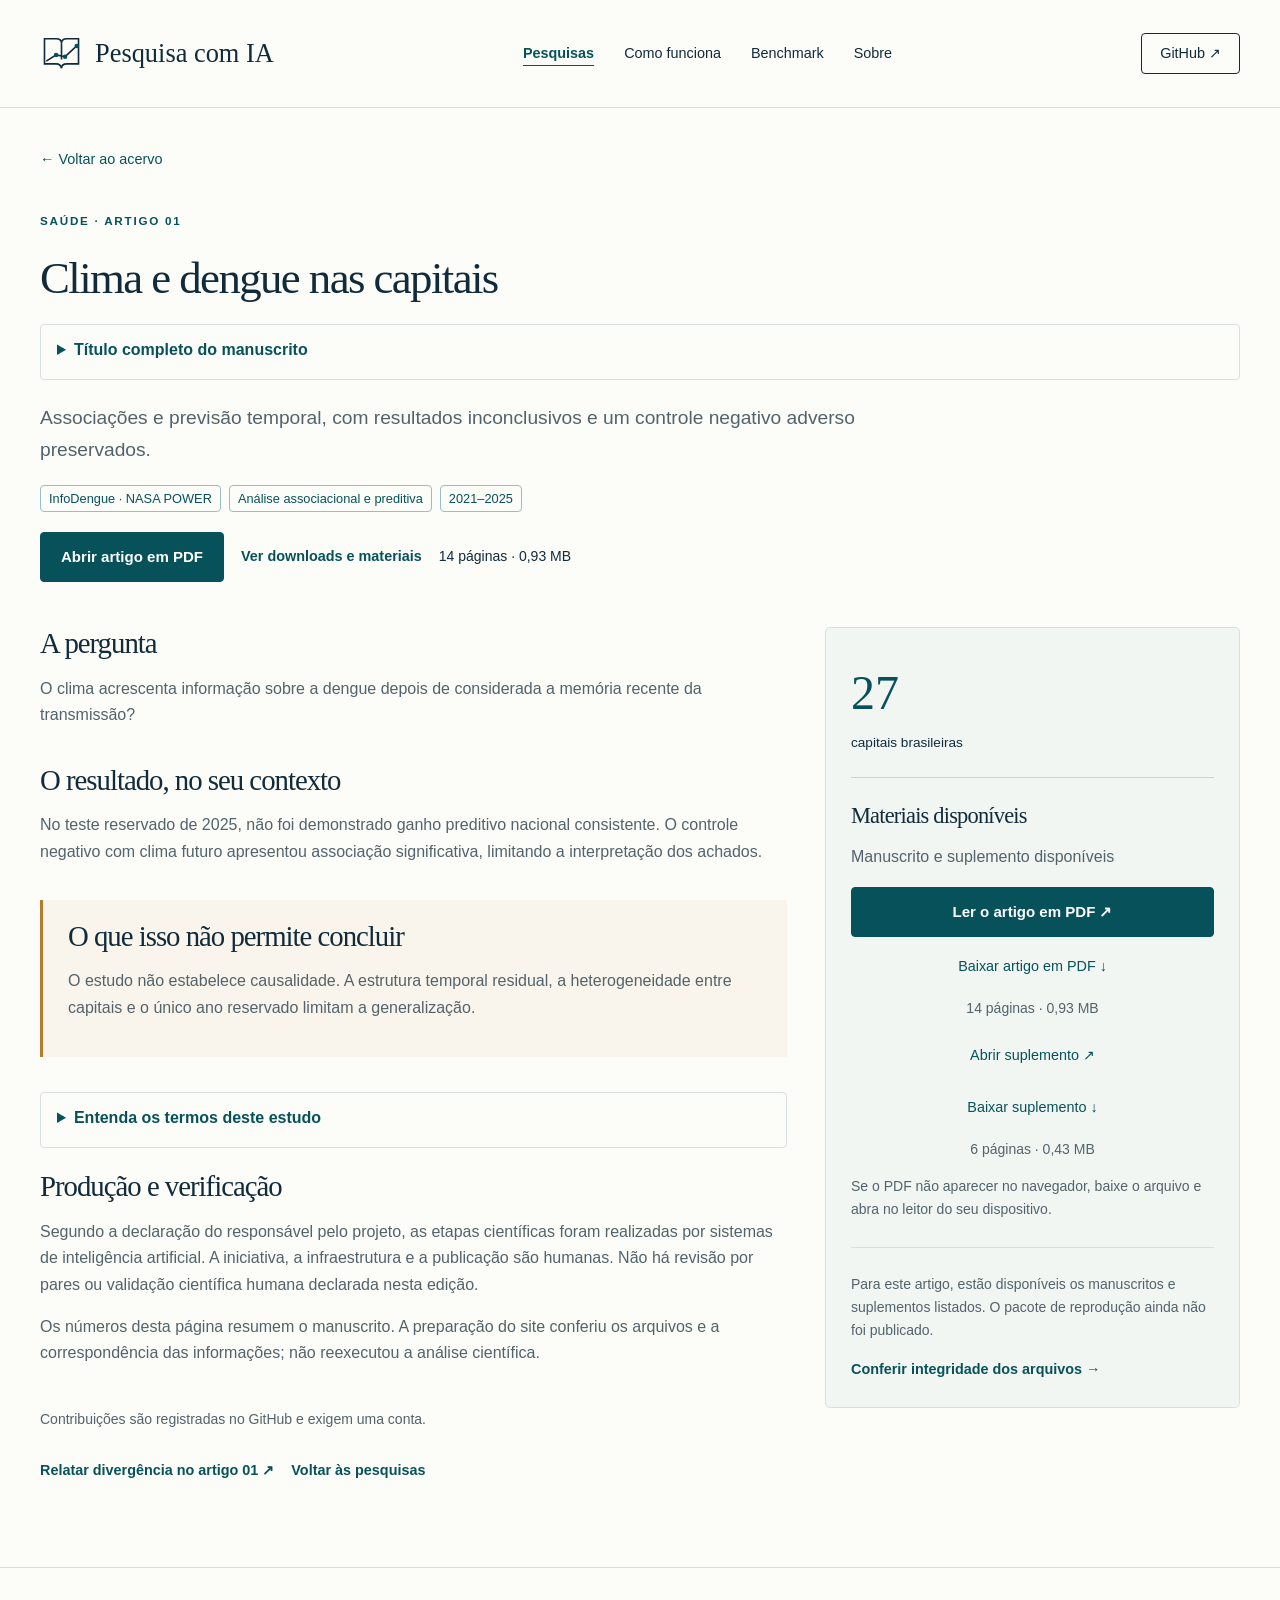
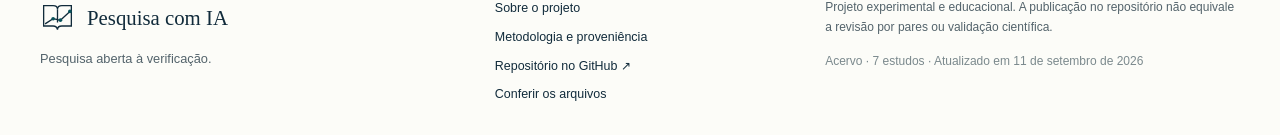
<file: pesquisa-01.html>
<!doctype html><html lang="pt-BR"><head><meta charset="utf-8"><meta name="viewport" content="width=device-width, initial-scale=1"><title>Clima e dengue nas capitais | Pesquisa com IA</title><meta name="description" content="Associações e previsão temporal, com resultados inconclusivos e um controle negativo adverso preservados."><meta name="theme-color" content="#073d45"><link rel="canonical" href="https://pesquisacomia.com.br/pesquisa-01.html"><link rel="icon" href="favicon.svg" type="image/svg+xml"><link rel="stylesheet" href="style.css"><script src="app.js" defer></script></head><body data-themes="Saúde|Clima|Finanças públicas|Energia|Preços"><a class="skip" href="#conteudo">Pular para o conteúdo</a><header class="header"><a class="brand" href="index.html"><svg viewBox="0 0 48 44" aria-hidden="true"><path d="M5 5h13q6 0 6 5 0-5 6-5h13v28H30q-6 0-6 5-1-5-6-5H5Z"/><path d="M24 10v18M7 30l11-7 10 2 13-12"/><circle cx="18" cy="23" r="2.5"/><circle cx="28" cy="25" r="2.5"/><circle cx="41" cy="13" r="2.5"/></svg><span>Pesquisa com IA</span></a><nav aria-label="Navegação principal"><a data-acervo href="index.html#pesquisas" aria-current="page">Pesquisas</a><a href="metodologia.html">Como funciona</a><a href="index.html#benchmark">Benchmark</a><a href="sobre.html">Sobre</a></nav><a class="github" href="https://github.com/ltbltbltb2/pesquisacomia">GitHub <span aria-hidden="true">↗</span></a></header><main id="conteudo" tabindex="-1"><article class="detail"><a class="back" data-acervo href="index.html#pesquisas">← Voltar ao acervo</a><p class="eyebrow">Saúde · ARTIGO 01</p><h1>Clima e dengue nas capitais</h1><details class="full-title"><summary>Título completo do manuscrito</summary><p>Clima e dengue nas 27 capitais brasileiras: associações não lineares e valor preditivo incremental em validação temporal retrospectiva, 2021–2025</p></details><p class="detail-lead">Associações e previsão temporal, com resultados inconclusivos e um controle negativo adverso preservados.</p><div class="tags"><span>InfoDengue · NASA POWER</span><span>Análise associacional e preditiva</span><span>2021–2025</span></div><div class="actions detail-actions"><a class="button" href="artigo-01.pdf">Abrir artigo em PDF</a><a class="text-link" href="#materiais">Ver downloads e materiais</a><span class="small">14 páginas · 0,93 MB</span></div><div class="detail-layout"><div><section><h2>A pergunta</h2><p>O clima acrescenta informação sobre a dengue depois de considerada a memória recente da transmissão?</p></section><section><h2>O resultado, no seu contexto</h2><p>No teste reservado de 2025, não foi demonstrado ganho preditivo nacional consistente. O controle negativo com clima futuro apresentou associação significativa, limitando a interpretação dos achados.</p></section><section class="limit-box"><h2>O que isso não permite concluir</h2><p>O estudo não estabelece causalidade. A estrutura temporal residual, a heterogeneidade entre capitais e o único ano reservado limitam a generalização.</p></section><details class="glossary"><summary>Entenda os termos deste estudo</summary><dl><dt>Controle negativo</dt><dd>Teste que usa uma informação que não deveria explicar o resultado. Aqui, o clima futuro ajuda a detectar associações temporais que podem enganar a análise.</dd><dt>InfoDengue e NASA POWER</dt><dd>Fontes utilizadas no estudo: indicadores de dengue e dados meteorológicos, respectivamente.</dd></dl></details><section><h2>Produção e verificação</h2><p>Segundo a declaração do responsável pelo projeto, as etapas científicas foram realizadas por sistemas de inteligência artificial. A iniciativa, a infraestrutura e a publicação são humanas. Não há revisão por pares ou validação científica humana declarada nesta edição.</p><p>Os números desta página resumem o manuscrito. A preparação do site conferiu os arquivos e a correspondência das informações; não reexecutou a análise científica.</p></section></div><aside id="materiais" aria-labelledby="materiais-titulo"><div class="stat"><strong>27</strong><span>capitais brasileiras</span></div><h2 id="materiais-titulo">Materiais disponíveis</h2><p>Manuscrito e suplemento disponíveis</p><a class="button" href="artigo-01.pdf">Ler o artigo em PDF ↗</a><a class="download" href="artigo-01.pdf" download>Baixar artigo em PDF ↓</a><p class="small file-meta">14 páginas · 0,93 MB</p><a class="download" href="suplemento-01.pdf">Abrir suplemento ↗</a><a class="download" href="suplemento-01.pdf" download>Baixar suplemento ↓</a><p class="small file-meta">6 páginas · 0,43 MB</p><p class="small">Se o PDF não aparecer no navegador, baixe o arquivo e abra no leitor do seu dispositivo.</p><hr><p class="small">Para este artigo, estão disponíveis os manuscritos e suplementos listados. O pacote de reprodução ainda não foi publicado.</p><a class="text-link" data-study href="integridade.html">Conferir integridade dos arquivos →</a></aside></div><p class="contribution-note">Contribuições são registradas no GitHub e exigem uma conta.</p><div class="actions"><a class="text-link" href="https://github.com/ltbltbltb2/pesquisacomia/issues/new?title=Diverg%C3%AAncia+no+artigo+01&amp;body=Artigo+01%3A+Clima+e+dengue+nas+capitais%0AP%C3%A1gina%3A+https%3A%2F%2Fpesquisacomia.com.br%2Fpesquisa-01%0AArquivo%3A+artigo-01.pdf%0A%0AP%C3%A1gina+ou+trecho+do+PDF%3A%0A%0AO+que+observei%3A%0A%0APassos+e+evid%C3%AAncias+para+conferir%3A%0A">Relatar divergência no artigo 01 ↗</a><a class="text-link" data-acervo href="index.html#pesquisas">Voltar às pesquisas</a></div></article></main><footer><div><a class="brand" href="index.html"><svg viewBox="0 0 48 44" aria-hidden="true"><path d="M5 5h13q6 0 6 5 0-5 6-5h13v28H30q-6 0-6 5-1-5-6-5H5Z"/><path d="M24 10v18M7 30l11-7 10 2 13-12"/><circle cx="18" cy="23" r="2.5"/><circle cx="28" cy="25" r="2.5"/><circle cx="41" cy="13" r="2.5"/></svg><span>Pesquisa com IA</span></a><p>Pesquisa aberta à verificação.</p></div><div class="footerlinks"><a href="sobre.html">Sobre o projeto</a><a href="metodologia.html">Metodologia e proveniência</a><a href="https://github.com/ltbltbltb2/pesquisacomia">Repositório no GitHub ↗</a><a data-study href="integridade.html">Conferir os arquivos</a></div><p class="disclaimer">Projeto experimental e educacional. A publicação no repositório não equivale a revisão por pares ou validação científica.<br><span>Acervo · 7 estudos · Atualizado em 11 de setembro de 2026</span></p></footer></body></html>
</file>
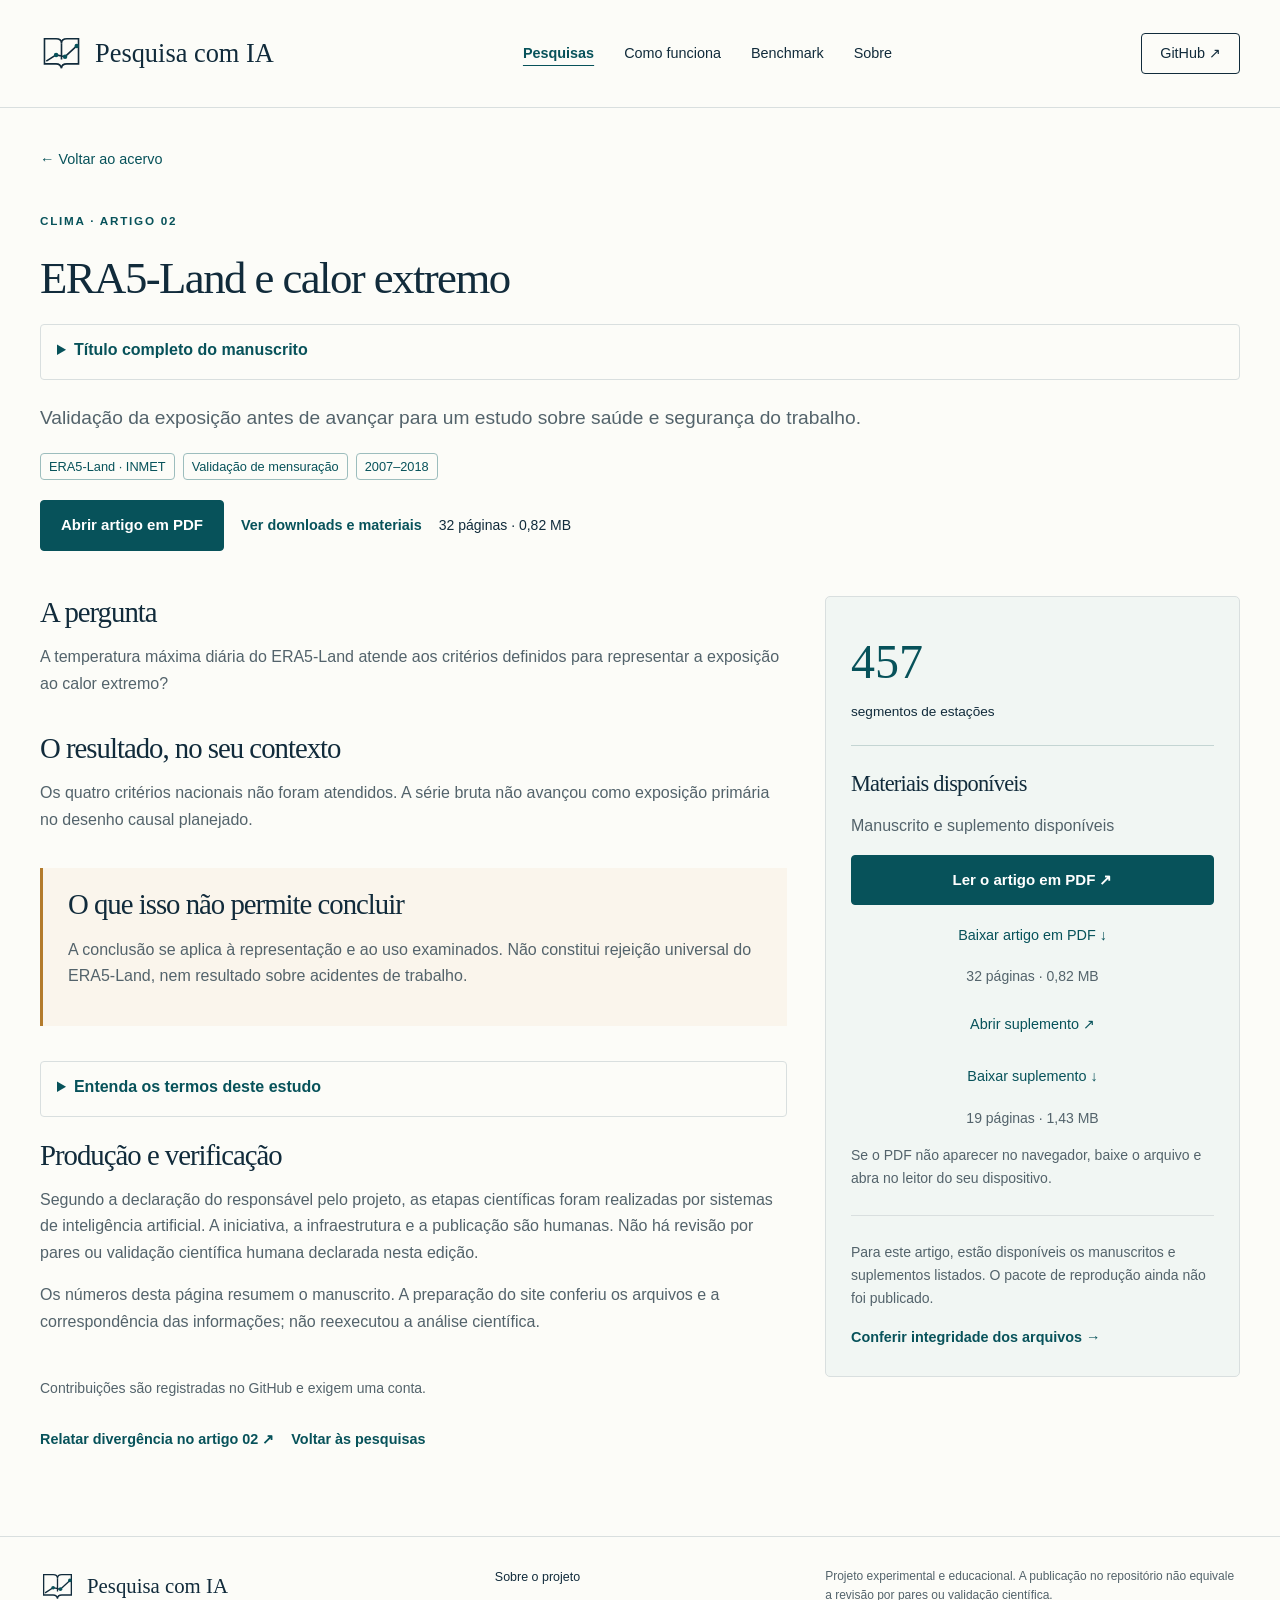
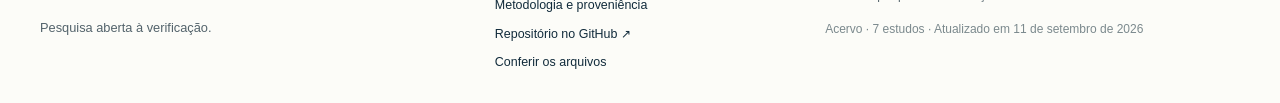
<file: pesquisa-02.html>
<!doctype html><html lang="pt-BR"><head><meta charset="utf-8"><meta name="viewport" content="width=device-width, initial-scale=1"><title>ERA5-Land e calor extremo | Pesquisa com IA</title><meta name="description" content="Validação da exposição antes de avançar para um estudo sobre saúde e segurança do trabalho."><meta name="theme-color" content="#073d45"><link rel="canonical" href="https://pesquisacomia.com.br/pesquisa-02.html"><link rel="icon" href="favicon.svg" type="image/svg+xml"><link rel="stylesheet" href="style.css"><script src="app.js" defer></script></head><body data-themes="Saúde|Clima|Finanças públicas|Energia|Preços"><a class="skip" href="#conteudo">Pular para o conteúdo</a><header class="header"><a class="brand" href="index.html"><svg viewBox="0 0 48 44" aria-hidden="true"><path d="M5 5h13q6 0 6 5 0-5 6-5h13v28H30q-6 0-6 5-1-5-6-5H5Z"/><path d="M24 10v18M7 30l11-7 10 2 13-12"/><circle cx="18" cy="23" r="2.5"/><circle cx="28" cy="25" r="2.5"/><circle cx="41" cy="13" r="2.5"/></svg><span>Pesquisa com IA</span></a><nav aria-label="Navegação principal"><a data-acervo href="index.html#pesquisas" aria-current="page">Pesquisas</a><a href="metodologia.html">Como funciona</a><a href="index.html#benchmark">Benchmark</a><a href="sobre.html">Sobre</a></nav><a class="github" href="https://github.com/ltbltbltb2/pesquisacomia">GitHub <span aria-hidden="true">↗</span></a></header><main id="conteudo" tabindex="-1"><article class="detail"><a class="back" data-acervo href="index.html#pesquisas">← Voltar ao acervo</a><p class="eyebrow">Clima · ARTIGO 02</p><h1>ERA5-Land e calor extremo</h1><details class="full-title"><summary>Título completo do manuscrito</summary><p>ERA5-Land como proxy de calor extremo para saúde e segurança do trabalho: validação pré-especificada em 457 segmentos de estações automáticas do INMET, Brasil, 2007–2018</p></details><p class="detail-lead">Validação da exposição antes de avançar para um estudo sobre saúde e segurança do trabalho.</p><div class="tags"><span>ERA5-Land · INMET</span><span>Validação de mensuração</span><span>2007–2018</span></div><div class="actions detail-actions"><a class="button" href="artigo-02.pdf">Abrir artigo em PDF</a><a class="text-link" href="#materiais">Ver downloads e materiais</a><span class="small">32 páginas · 0,82 MB</span></div><div class="detail-layout"><div><section><h2>A pergunta</h2><p>A temperatura máxima diária do ERA5-Land atende aos critérios definidos para representar a exposição ao calor extremo?</p></section><section><h2>O resultado, no seu contexto</h2><p>Os quatro critérios nacionais não foram atendidos. A série bruta não avançou como exposição primária no desenho causal planejado.</p></section><section class="limit-box"><h2>O que isso não permite concluir</h2><p>A conclusão se aplica à representação e ao uso examinados. Não constitui rejeição universal do ERA5-Land, nem resultado sobre acidentes de trabalho.</p></section><details class="glossary"><summary>Entenda os termos deste estudo</summary><dl><dt>ERA5-Land</dt><dd>Conjunto de dados que combina modelos e observações para representar condições meteorológicas passadas.</dd><dt>Proxy de calor</dt><dd>Medida usada para representar a exposição ao calor. O estudo avalia se ela é adequada ao uso proposto.</dd><dt>INMET</dt><dd>Instituto Nacional de Meteorologia, responsável pelas estações usadas na comparação.</dd></dl></details><section><h2>Produção e verificação</h2><p>Segundo a declaração do responsável pelo projeto, as etapas científicas foram realizadas por sistemas de inteligência artificial. A iniciativa, a infraestrutura e a publicação são humanas. Não há revisão por pares ou validação científica humana declarada nesta edição.</p><p>Os números desta página resumem o manuscrito. A preparação do site conferiu os arquivos e a correspondência das informações; não reexecutou a análise científica.</p></section></div><aside id="materiais" aria-labelledby="materiais-titulo"><div class="stat"><strong>457</strong><span>segmentos de estações</span></div><h2 id="materiais-titulo">Materiais disponíveis</h2><p>Manuscrito e suplemento disponíveis</p><a class="button" href="artigo-02.pdf">Ler o artigo em PDF ↗</a><a class="download" href="artigo-02.pdf" download>Baixar artigo em PDF ↓</a><p class="small file-meta">32 páginas · 0,82 MB</p><a class="download" href="suplemento-02.pdf">Abrir suplemento ↗</a><a class="download" href="suplemento-02.pdf" download>Baixar suplemento ↓</a><p class="small file-meta">19 páginas · 1,43 MB</p><p class="small">Se o PDF não aparecer no navegador, baixe o arquivo e abra no leitor do seu dispositivo.</p><hr><p class="small">Para este artigo, estão disponíveis os manuscritos e suplementos listados. O pacote de reprodução ainda não foi publicado.</p><a class="text-link" data-study href="integridade.html">Conferir integridade dos arquivos →</a></aside></div><p class="contribution-note">Contribuições são registradas no GitHub e exigem uma conta.</p><div class="actions"><a class="text-link" href="https://github.com/ltbltbltb2/pesquisacomia/issues/new?title=Diverg%C3%AAncia+no+artigo+02&amp;body=Artigo+02%3A+ERA5-Land+e+calor+extremo%0AP%C3%A1gina%3A+https%3A%2F%2Fpesquisacomia.com.br%2Fpesquisa-02%0AArquivo%3A+artigo-02.pdf%0A%0AP%C3%A1gina+ou+trecho+do+PDF%3A%0A%0AO+que+observei%3A%0A%0APassos+e+evid%C3%AAncias+para+conferir%3A%0A">Relatar divergência no artigo 02 ↗</a><a class="text-link" data-acervo href="index.html#pesquisas">Voltar às pesquisas</a></div></article></main><footer><div><a class="brand" href="index.html"><svg viewBox="0 0 48 44" aria-hidden="true"><path d="M5 5h13q6 0 6 5 0-5 6-5h13v28H30q-6 0-6 5-1-5-6-5H5Z"/><path d="M24 10v18M7 30l11-7 10 2 13-12"/><circle cx="18" cy="23" r="2.5"/><circle cx="28" cy="25" r="2.5"/><circle cx="41" cy="13" r="2.5"/></svg><span>Pesquisa com IA</span></a><p>Pesquisa aberta à verificação.</p></div><div class="footerlinks"><a href="sobre.html">Sobre o projeto</a><a href="metodologia.html">Metodologia e proveniência</a><a href="https://github.com/ltbltbltb2/pesquisacomia">Repositório no GitHub ↗</a><a data-study href="integridade.html">Conferir os arquivos</a></div><p class="disclaimer">Projeto experimental e educacional. A publicação no repositório não equivale a revisão por pares ou validação científica.<br><span>Acervo · 7 estudos · Atualizado em 11 de setembro de 2026</span></p></footer></body></html>
</file>
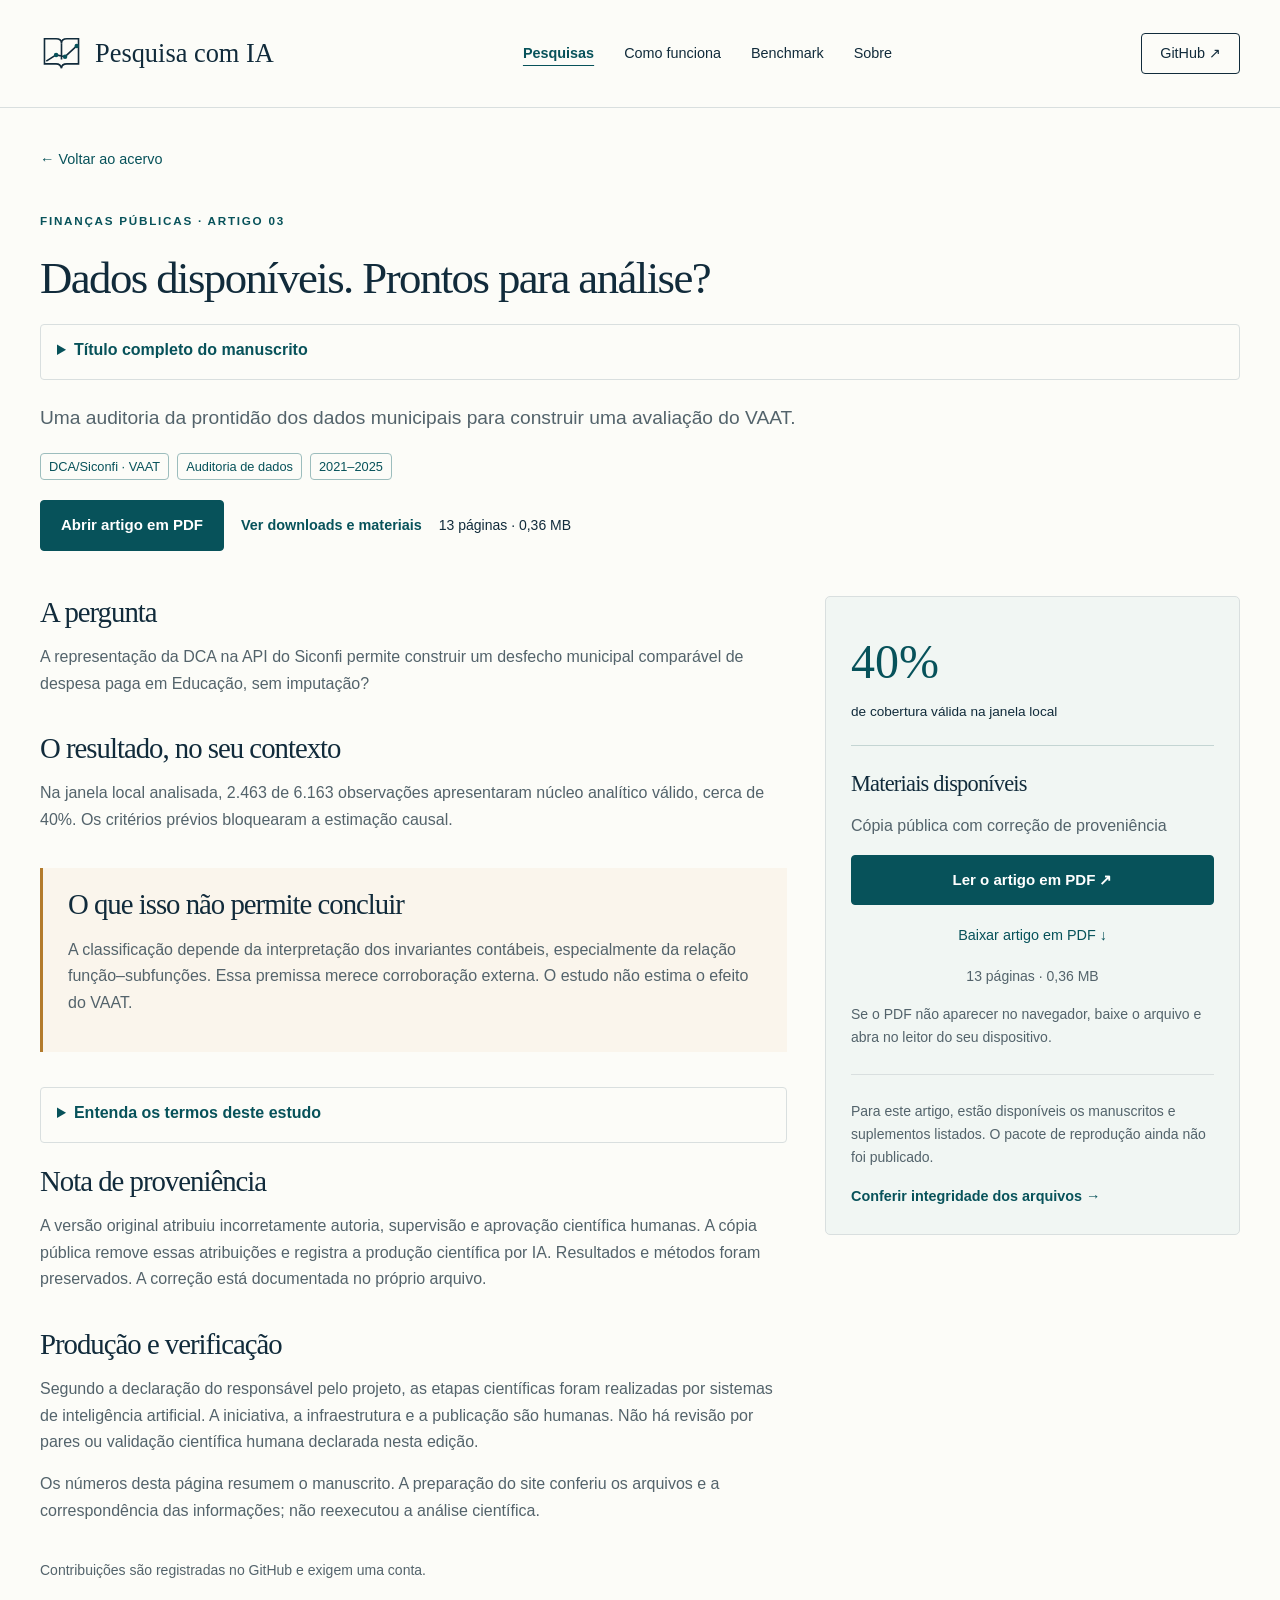
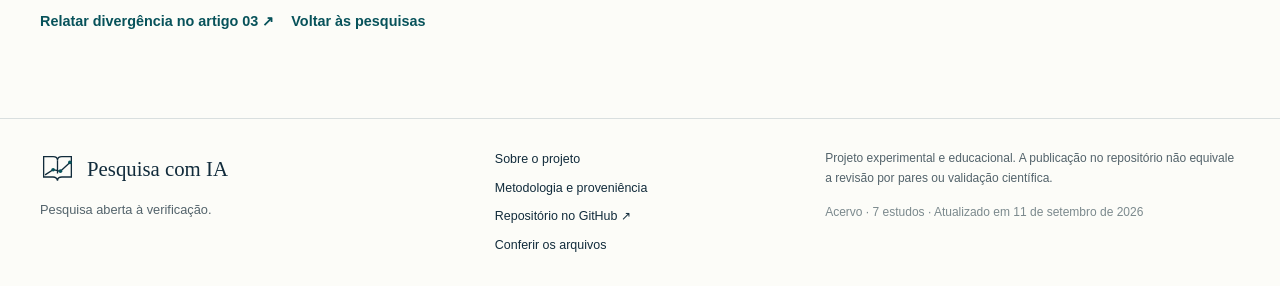
<file: pesquisa-03.html>
<!doctype html><html lang="pt-BR"><head><meta charset="utf-8"><meta name="viewport" content="width=device-width, initial-scale=1"><title>Dados disponíveis. Prontos para análise? | Pesquisa com IA</title><meta name="description" content="Uma auditoria da prontidão dos dados municipais para construir uma avaliação do VAAT."><meta name="theme-color" content="#073d45"><link rel="canonical" href="https://pesquisacomia.com.br/pesquisa-03.html"><link rel="icon" href="favicon.svg" type="image/svg+xml"><link rel="stylesheet" href="style.css"><script src="app.js" defer></script></head><body data-themes="Saúde|Clima|Finanças públicas|Energia|Preços"><a class="skip" href="#conteudo">Pular para o conteúdo</a><header class="header"><a class="brand" href="index.html"><svg viewBox="0 0 48 44" aria-hidden="true"><path d="M5 5h13q6 0 6 5 0-5 6-5h13v28H30q-6 0-6 5-1-5-6-5H5Z"/><path d="M24 10v18M7 30l11-7 10 2 13-12"/><circle cx="18" cy="23" r="2.5"/><circle cx="28" cy="25" r="2.5"/><circle cx="41" cy="13" r="2.5"/></svg><span>Pesquisa com IA</span></a><nav aria-label="Navegação principal"><a data-acervo href="index.html#pesquisas" aria-current="page">Pesquisas</a><a href="metodologia.html">Como funciona</a><a href="index.html#benchmark">Benchmark</a><a href="sobre.html">Sobre</a></nav><a class="github" href="https://github.com/ltbltbltb2/pesquisacomia">GitHub <span aria-hidden="true">↗</span></a></header><main id="conteudo" tabindex="-1"><article class="detail"><a class="back" data-acervo href="index.html#pesquisas">← Voltar ao acervo</a><p class="eyebrow">Finanças públicas · ARTIGO 03</p><h1>Dados disponíveis. Prontos para análise?</h1><details class="full-title"><summary>Título completo do manuscrito</summary><p>Disponibilidade formal não é prontidão analítica: auditoria reprodutível da DCA/Siconfi para avaliação municipal do VAAT</p></details><p class="detail-lead">Uma auditoria da prontidão dos dados municipais para construir uma avaliação do VAAT.</p><div class="tags"><span>DCA/Siconfi · VAAT</span><span>Auditoria de dados</span><span>2021–2025</span></div><div class="actions detail-actions"><a class="button" href="artigo-03.pdf">Abrir artigo em PDF</a><a class="text-link" href="#materiais">Ver downloads e materiais</a><span class="small">13 páginas · 0,36 MB</span></div><div class="detail-layout"><div><section><h2>A pergunta</h2><p>A representação da DCA na API do Siconfi permite construir um desfecho municipal comparável de despesa paga em Educação, sem imputação?</p></section><section><h2>O resultado, no seu contexto</h2><p>Na janela local analisada, 2.463 de 6.163 observações apresentaram núcleo analítico válido, cerca de 40%. Os critérios prévios bloquearam a estimação causal.</p></section><section class="limit-box"><h2>O que isso não permite concluir</h2><p>A classificação depende da interpretação dos invariantes contábeis, especialmente da relação função–subfunções. Essa premissa merece corroboração externa. O estudo não estima o efeito do VAAT.</p></section><details class="glossary"><summary>Entenda os termos deste estudo</summary><dl><dt>DCA e Siconfi</dt><dd>Declaração das Contas Anuais e o sistema que disponibiliza informações contábeis e fiscais do setor público.</dd><dt>VAAT</dt><dd>Valor Anual Total por Aluno, indicador ligado ao financiamento da educação.</dd><dt>Invariantes contábeis</dt><dd>Relações esperadas entre os valores das contas, usadas como critérios de consistência. A interpretação dessas relações é uma limitação declarada do estudo.</dd></dl></details><section><h2>Nota de proveniência</h2><p>A versão original atribuiu incorretamente autoria, supervisão e aprovação científica humanas. A cópia pública remove essas atribuições e registra a produção científica por IA. Resultados e métodos foram preservados. A correção está documentada no próprio arquivo.</p></section><section><h2>Produção e verificação</h2><p>Segundo a declaração do responsável pelo projeto, as etapas científicas foram realizadas por sistemas de inteligência artificial. A iniciativa, a infraestrutura e a publicação são humanas. Não há revisão por pares ou validação científica humana declarada nesta edição.</p><p>Os números desta página resumem o manuscrito. A preparação do site conferiu os arquivos e a correspondência das informações; não reexecutou a análise científica.</p></section></div><aside id="materiais" aria-labelledby="materiais-titulo"><div class="stat"><strong>40%</strong><span>de cobertura válida na janela local</span></div><h2 id="materiais-titulo">Materiais disponíveis</h2><p>Cópia pública com correção de proveniência</p><a class="button" href="artigo-03.pdf">Ler o artigo em PDF ↗</a><a class="download" href="artigo-03.pdf" download>Baixar artigo em PDF ↓</a><p class="small file-meta">13 páginas · 0,36 MB</p><p class="small">Se o PDF não aparecer no navegador, baixe o arquivo e abra no leitor do seu dispositivo.</p><hr><p class="small">Para este artigo, estão disponíveis os manuscritos e suplementos listados. O pacote de reprodução ainda não foi publicado.</p><a class="text-link" data-study href="integridade.html">Conferir integridade dos arquivos →</a></aside></div><p class="contribution-note">Contribuições são registradas no GitHub e exigem uma conta.</p><div class="actions"><a class="text-link" href="https://github.com/ltbltbltb2/pesquisacomia/issues/new?title=Diverg%C3%AAncia+no+artigo+03&amp;body=Artigo+03%3A+Dados+dispon%C3%ADveis.+Prontos+para+an%C3%A1lise%3F%0AP%C3%A1gina%3A+https%3A%2F%2Fpesquisacomia.com.br%2Fpesquisa-03%0AArquivo%3A+artigo-03.pdf%0A%0AP%C3%A1gina+ou+trecho+do+PDF%3A%0A%0AO+que+observei%3A%0A%0APassos+e+evid%C3%AAncias+para+conferir%3A%0A">Relatar divergência no artigo 03 ↗</a><a class="text-link" data-acervo href="index.html#pesquisas">Voltar às pesquisas</a></div></article></main><footer><div><a class="brand" href="index.html"><svg viewBox="0 0 48 44" aria-hidden="true"><path d="M5 5h13q6 0 6 5 0-5 6-5h13v28H30q-6 0-6 5-1-5-6-5H5Z"/><path d="M24 10v18M7 30l11-7 10 2 13-12"/><circle cx="18" cy="23" r="2.5"/><circle cx="28" cy="25" r="2.5"/><circle cx="41" cy="13" r="2.5"/></svg><span>Pesquisa com IA</span></a><p>Pesquisa aberta à verificação.</p></div><div class="footerlinks"><a href="sobre.html">Sobre o projeto</a><a href="metodologia.html">Metodologia e proveniência</a><a href="https://github.com/ltbltbltb2/pesquisacomia">Repositório no GitHub ↗</a><a data-study href="integridade.html">Conferir os arquivos</a></div><p class="disclaimer">Projeto experimental e educacional. A publicação no repositório não equivale a revisão por pares ou validação científica.<br><span>Acervo · 7 estudos · Atualizado em 11 de setembro de 2026</span></p></footer></body></html>
</file>
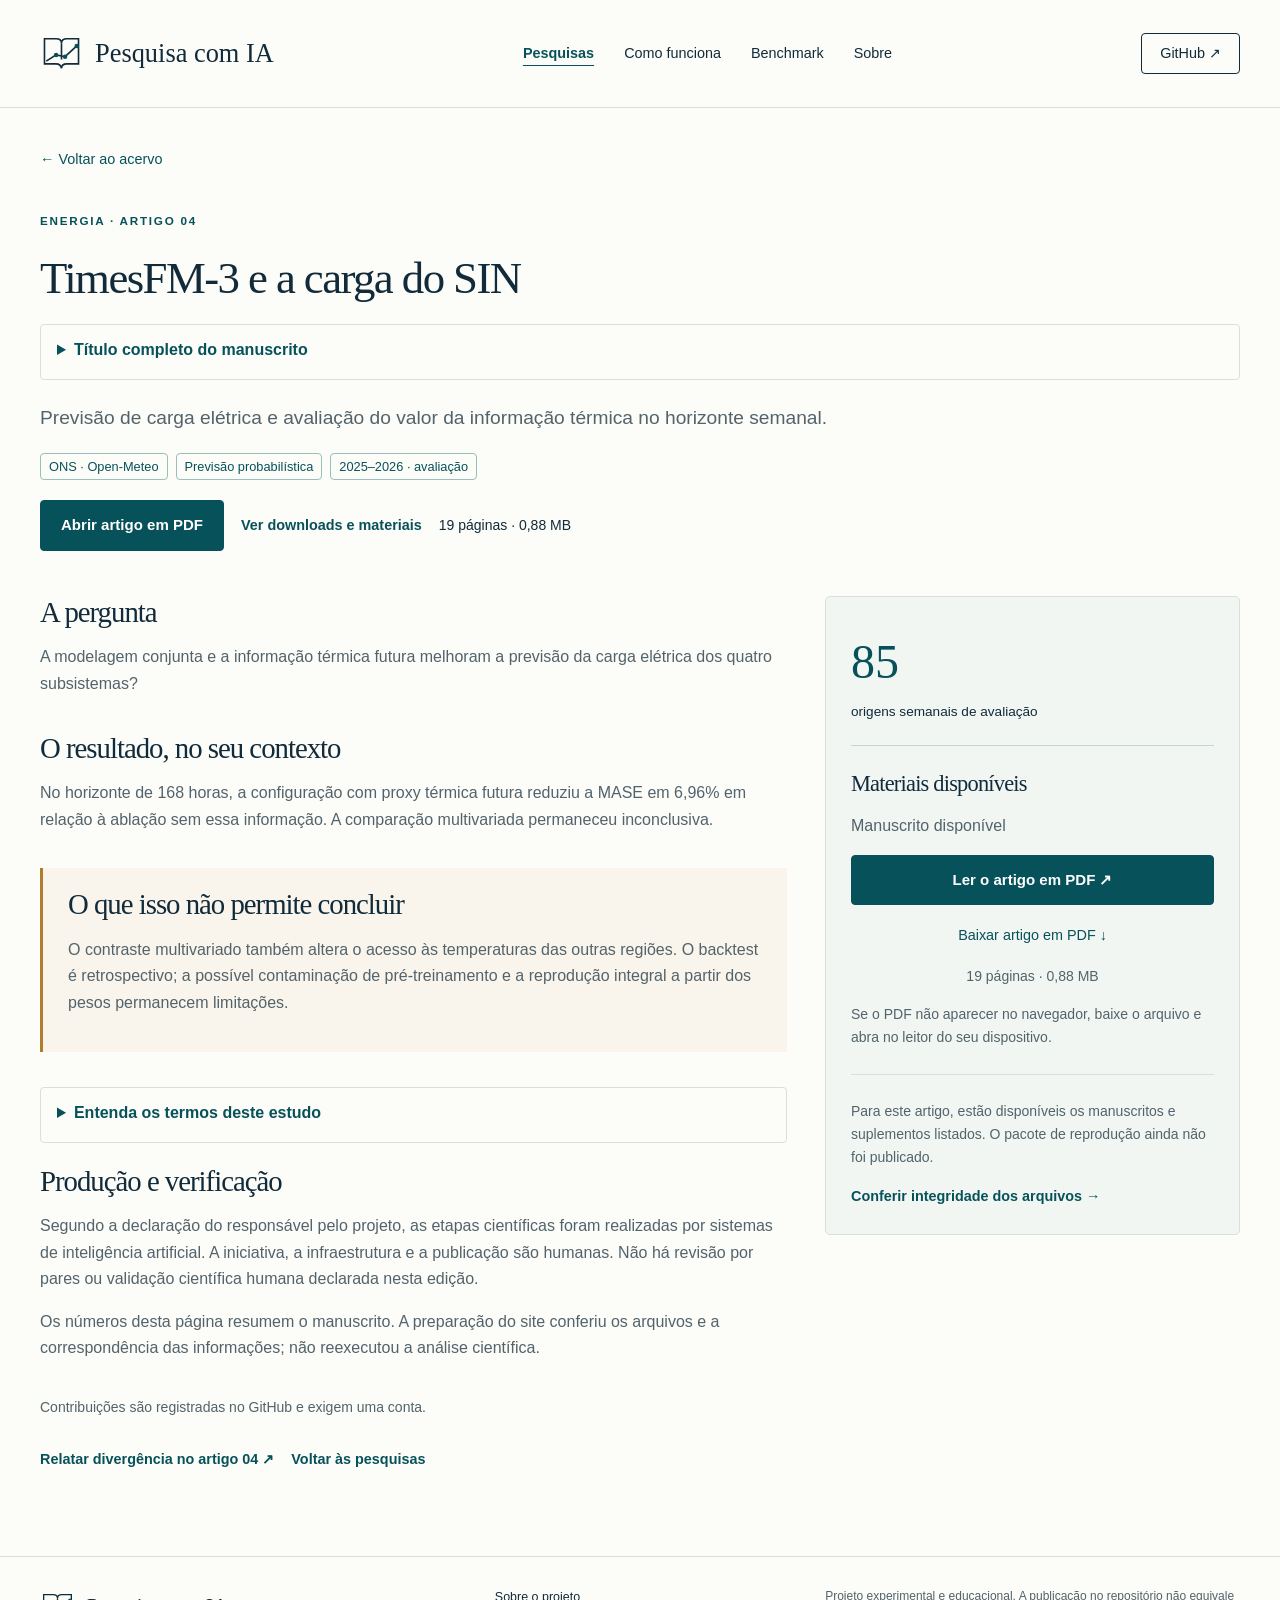
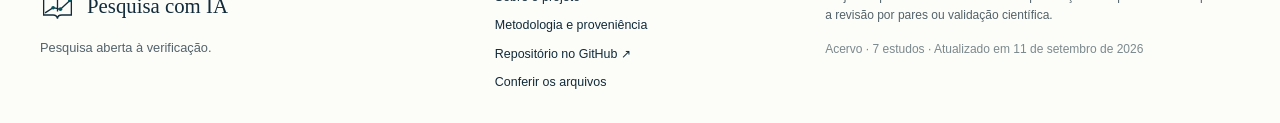
<file: pesquisa-04.html>
<!doctype html><html lang="pt-BR"><head><meta charset="utf-8"><meta name="viewport" content="width=device-width, initial-scale=1"><title>TimesFM-3 e a carga do SIN | Pesquisa com IA</title><meta name="description" content="Previsão de carga elétrica e avaliação do valor da informação térmica no horizonte semanal."><meta name="theme-color" content="#073d45"><link rel="canonical" href="https://pesquisacomia.com.br/pesquisa-04.html"><link rel="icon" href="favicon.svg" type="image/svg+xml"><link rel="stylesheet" href="style.css"><script src="app.js" defer></script></head><body data-themes="Saúde|Clima|Finanças públicas|Energia|Preços"><a class="skip" href="#conteudo">Pular para o conteúdo</a><header class="header"><a class="brand" href="index.html"><svg viewBox="0 0 48 44" aria-hidden="true"><path d="M5 5h13q6 0 6 5 0-5 6-5h13v28H30q-6 0-6 5-1-5-6-5H5Z"/><path d="M24 10v18M7 30l11-7 10 2 13-12"/><circle cx="18" cy="23" r="2.5"/><circle cx="28" cy="25" r="2.5"/><circle cx="41" cy="13" r="2.5"/></svg><span>Pesquisa com IA</span></a><nav aria-label="Navegação principal"><a data-acervo href="index.html#pesquisas" aria-current="page">Pesquisas</a><a href="metodologia.html">Como funciona</a><a href="index.html#benchmark">Benchmark</a><a href="sobre.html">Sobre</a></nav><a class="github" href="https://github.com/ltbltbltb2/pesquisacomia">GitHub <span aria-hidden="true">↗</span></a></header><main id="conteudo" tabindex="-1"><article class="detail"><a class="back" data-acervo href="index.html#pesquisas">← Voltar ao acervo</a><p class="eyebrow">Energia · ARTIGO 04</p><h1>TimesFM-3 e a carga do SIN</h1><details class="full-title"><summary>Título completo do manuscrito</summary><p>TimesFM-3 zero-shot na previsão pontual e probabilística da carga horária do SIN: valor da proxy térmica futura no horizonte semanal e ausência de evidência de ganho multivariado global</p></details><p class="detail-lead">Previsão de carga elétrica e avaliação do valor da informação térmica no horizonte semanal.</p><div class="tags"><span>ONS · Open-Meteo</span><span>Previsão probabilística</span><span>2025–2026 · avaliação</span></div><div class="actions detail-actions"><a class="button" href="artigo-04.pdf">Abrir artigo em PDF</a><a class="text-link" href="#materiais">Ver downloads e materiais</a><span class="small">19 páginas · 0,88 MB</span></div><div class="detail-layout"><div><section><h2>A pergunta</h2><p>A modelagem conjunta e a informação térmica futura melhoram a previsão da carga elétrica dos quatro subsistemas?</p></section><section><h2>O resultado, no seu contexto</h2><p>No horizonte de 168 horas, a configuração com proxy térmica futura reduziu a MASE em 6,96% em relação à ablação sem essa informação. A comparação multivariada permaneceu inconclusiva.</p></section><section class="limit-box"><h2>O que isso não permite concluir</h2><p>O contraste multivariado também altera o acesso às temperaturas das outras regiões. O backtest é retrospectivo; a possível contaminação de pré-treinamento e a reprodução integral a partir dos pesos permanecem limitações.</p></section><details class="glossary"><summary>Entenda os termos deste estudo</summary><dl><dt>SIN e ONS</dt><dd>Sistema Interligado Nacional e Operador Nacional do Sistema Elétrico. Carga é a demanda de energia atendida pelo sistema.</dd><dt>MASE</dt><dd>Medida de erro de previsão comparada a uma referência. Um valor menor indica menos erro segundo essa medida.</dd><dt>Proxy térmica e ablação</dt><dd>Informação usada para representar a temperatura; ablação é a comparação com uma versão que retira essa informação.</dd><dt>Zero-shot e backtest</dt><dd>Uso do modelo sem treinamento específico na série avaliada; teste retrospectivo que simula previsões em datas passadas.</dd></dl></details><section><h2>Produção e verificação</h2><p>Segundo a declaração do responsável pelo projeto, as etapas científicas foram realizadas por sistemas de inteligência artificial. A iniciativa, a infraestrutura e a publicação são humanas. Não há revisão por pares ou validação científica humana declarada nesta edição.</p><p>Os números desta página resumem o manuscrito. A preparação do site conferiu os arquivos e a correspondência das informações; não reexecutou a análise científica.</p></section></div><aside id="materiais" aria-labelledby="materiais-titulo"><div class="stat"><strong>85</strong><span>origens semanais de avaliação</span></div><h2 id="materiais-titulo">Materiais disponíveis</h2><p>Manuscrito disponível</p><a class="button" href="artigo-04.pdf">Ler o artigo em PDF ↗</a><a class="download" href="artigo-04.pdf" download>Baixar artigo em PDF ↓</a><p class="small file-meta">19 páginas · 0,88 MB</p><p class="small">Se o PDF não aparecer no navegador, baixe o arquivo e abra no leitor do seu dispositivo.</p><hr><p class="small">Para este artigo, estão disponíveis os manuscritos e suplementos listados. O pacote de reprodução ainda não foi publicado.</p><a class="text-link" data-study href="integridade.html">Conferir integridade dos arquivos →</a></aside></div><p class="contribution-note">Contribuições são registradas no GitHub e exigem uma conta.</p><div class="actions"><a class="text-link" href="https://github.com/ltbltbltb2/pesquisacomia/issues/new?title=Diverg%C3%AAncia+no+artigo+04&amp;body=Artigo+04%3A+TimesFM-3+e+a+carga+do+SIN%0AP%C3%A1gina%3A+https%3A%2F%2Fpesquisacomia.com.br%2Fpesquisa-04%0AArquivo%3A+artigo-04.pdf%0A%0AP%C3%A1gina+ou+trecho+do+PDF%3A%0A%0AO+que+observei%3A%0A%0APassos+e+evid%C3%AAncias+para+conferir%3A%0A">Relatar divergência no artigo 04 ↗</a><a class="text-link" data-acervo href="index.html#pesquisas">Voltar às pesquisas</a></div></article></main><footer><div><a class="brand" href="index.html"><svg viewBox="0 0 48 44" aria-hidden="true"><path d="M5 5h13q6 0 6 5 0-5 6-5h13v28H30q-6 0-6 5-1-5-6-5H5Z"/><path d="M24 10v18M7 30l11-7 10 2 13-12"/><circle cx="18" cy="23" r="2.5"/><circle cx="28" cy="25" r="2.5"/><circle cx="41" cy="13" r="2.5"/></svg><span>Pesquisa com IA</span></a><p>Pesquisa aberta à verificação.</p></div><div class="footerlinks"><a href="sobre.html">Sobre o projeto</a><a href="metodologia.html">Metodologia e proveniência</a><a href="https://github.com/ltbltbltb2/pesquisacomia">Repositório no GitHub ↗</a><a data-study href="integridade.html">Conferir os arquivos</a></div><p class="disclaimer">Projeto experimental e educacional. A publicação no repositório não equivale a revisão por pares ou validação científica.<br><span>Acervo · 7 estudos · Atualizado em 11 de setembro de 2026</span></p></footer></body></html>
</file>
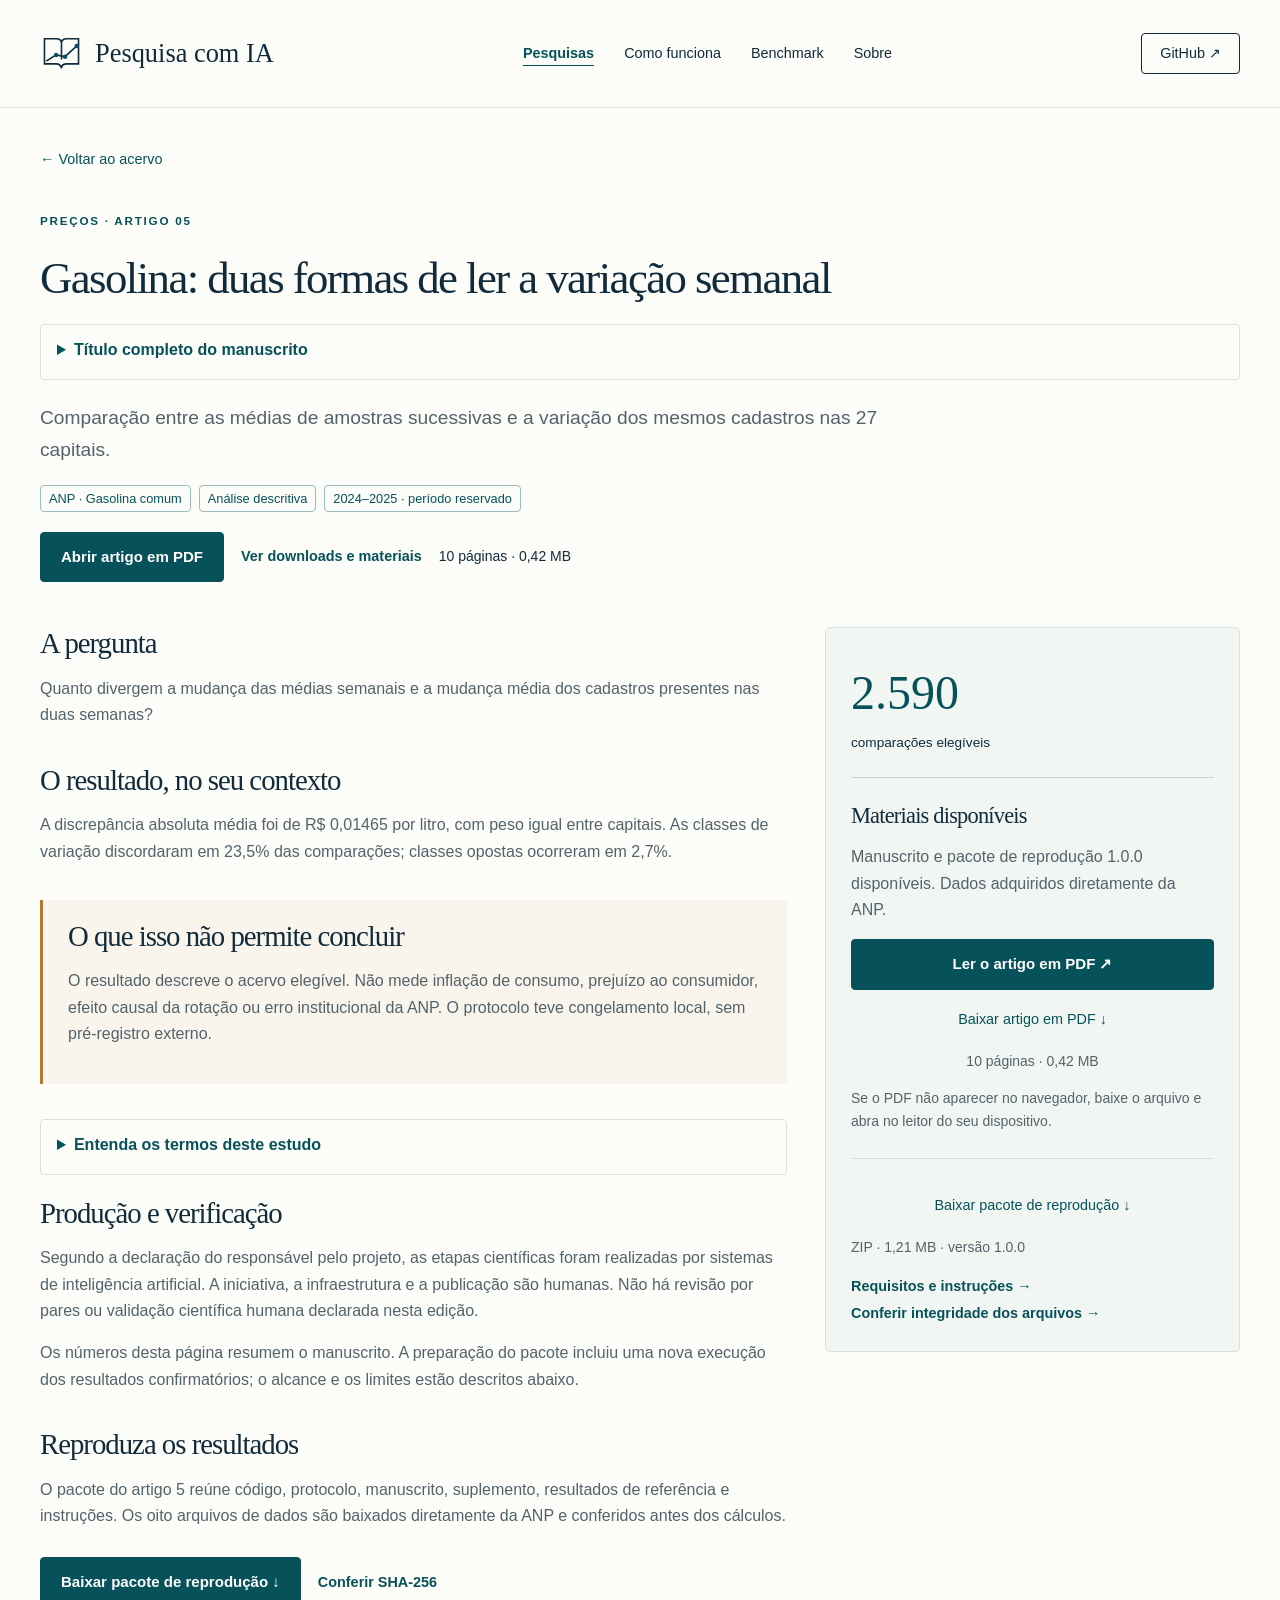
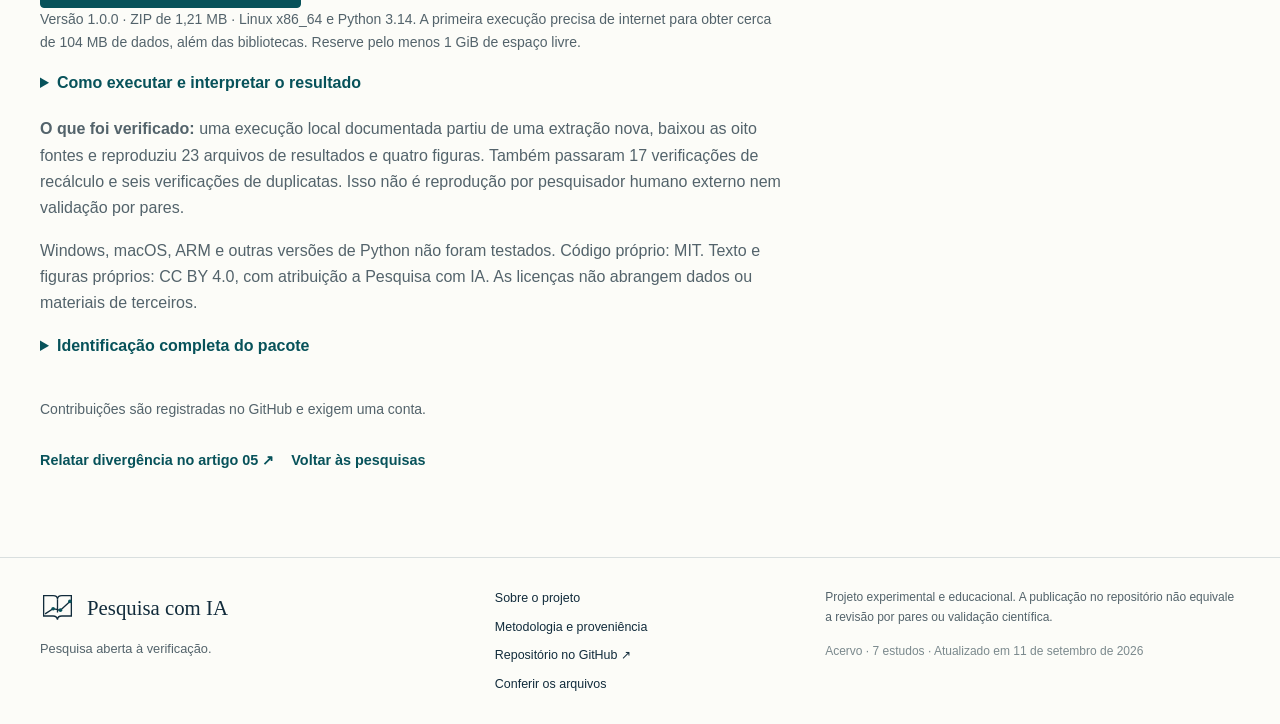
<file: pesquisa-05.html>
<!doctype html><html lang="pt-BR"><head><meta charset="utf-8"><meta name="viewport" content="width=device-width, initial-scale=1"><title>Gasolina: duas formas de ler a variação semanal | Pesquisa com IA</title><meta name="description" content="Comparação entre as médias de amostras sucessivas e a variação dos mesmos cadastros nas 27 capitais."><meta name="theme-color" content="#073d45"><link rel="canonical" href="https://pesquisacomia.com.br/pesquisa-05.html"><link rel="icon" href="favicon.svg" type="image/svg+xml"><link rel="stylesheet" href="style.css"><script src="app.js" defer></script></head><body data-themes="Saúde|Clima|Finanças públicas|Energia|Preços"><a class="skip" href="#conteudo">Pular para o conteúdo</a><header class="header"><a class="brand" href="index.html"><svg viewBox="0 0 48 44" aria-hidden="true"><path d="M5 5h13q6 0 6 5 0-5 6-5h13v28H30q-6 0-6 5-1-5-6-5H5Z"/><path d="M24 10v18M7 30l11-7 10 2 13-12"/><circle cx="18" cy="23" r="2.5"/><circle cx="28" cy="25" r="2.5"/><circle cx="41" cy="13" r="2.5"/></svg><span>Pesquisa com IA</span></a><nav aria-label="Navegação principal"><a data-acervo href="index.html#pesquisas" aria-current="page">Pesquisas</a><a href="metodologia.html">Como funciona</a><a href="index.html#benchmark">Benchmark</a><a href="sobre.html">Sobre</a></nav><a class="github" href="https://github.com/ltbltbltb2/pesquisacomia">GitHub <span aria-hidden="true">↗</span></a></header><main id="conteudo" tabindex="-1"><article class="detail"><a class="back" data-acervo href="index.html#pesquisas">← Voltar ao acervo</a><p class="eyebrow">Preços · ARTIGO 05</p><h1>Gasolina: duas formas de ler a variação semanal</h1><details class="full-title"><summary>Título completo do manuscrito</summary><p>Variações semanais da gasolina comum nas capitais brasileiras: comparação entre amostras sucessivas e cadastros comuns</p></details><p class="detail-lead">Comparação entre as médias de amostras sucessivas e a variação dos mesmos cadastros nas 27 capitais.</p><div class="tags"><span>ANP · Gasolina comum</span><span>Análise descritiva</span><span>2024–2025 · período reservado</span></div><div class="actions detail-actions"><a class="button" href="artigo-05.pdf">Abrir artigo em PDF</a><a class="text-link" href="#materiais">Ver downloads e materiais</a><span class="small">10 páginas · 0,42 MB</span></div><div class="detail-layout"><div><section><h2>A pergunta</h2><p>Quanto divergem a mudança das médias semanais e a mudança média dos cadastros presentes nas duas semanas?</p></section><section><h2>O resultado, no seu contexto</h2><p>A discrepância absoluta média foi de R$ 0,01465 por litro, com peso igual entre capitais. As classes de variação discordaram em 23,5% das comparações; classes opostas ocorreram em 2,7%.</p></section><section class="limit-box"><h2>O que isso não permite concluir</h2><p>O resultado descreve o acervo elegível. Não mede inflação de consumo, prejuízo ao consumidor, efeito causal da rotação ou erro institucional da ANP. O protocolo teve congelamento local, sem pré-registro externo.</p></section><details class="glossary"><summary>Entenda os termos deste estudo</summary><dl><dt>Cadastros comuns</dt><dd>Registros de postos presentes nas duas semanas comparadas.</dd><dt>Discrepância</dt><dd>Diferença entre duas formas de calcular a variação. Não significa, por si só, erro da ANP ou prejuízo ao consumidor.</dd><dt>ANP</dt><dd>Agência Nacional do Petróleo, Gás Natural e Biocombustíveis, fonte dos preços utilizados.</dd></dl></details><section><h2>Produção e verificação</h2><p>Segundo a declaração do responsável pelo projeto, as etapas científicas foram realizadas por sistemas de inteligência artificial. A iniciativa, a infraestrutura e a publicação são humanas. Não há revisão por pares ou validação científica humana declarada nesta edição.</p><p>Os números desta página resumem o manuscrito. A preparação do pacote incluiu uma nova execução dos resultados confirmatórios; o alcance e os limites estão descritos abaixo.</p></section><section id="reproducao" class="reproduction" aria-labelledby="reproducao-titulo">
<h2 id="reproducao-titulo">Reproduza os resultados</h2>
<p>O pacote do artigo 5 reúne código, protocolo, manuscrito, suplemento, resultados de referência e instruções. Os oito arquivos de dados são baixados diretamente da ANP e conferidos antes dos cálculos.</p>
<div class="actions"><a class="button" href="artigo-05-reproducao-v1.0.0.zip" download>Baixar pacote de reprodução ↓</a><a class="text-link" href="artigo-05-reproducao-v1.0.0.zip.sha256">Conferir SHA-256</a></div>
<p class="small">Versão 1.0.0 · ZIP de 1,21 MB · Linux x86_64 e Python 3.14. A primeira execução precisa de internet para obter cerca de 104 MB de dados, além das bibliotecas. Reserve pelo menos 1 GiB de espaço livre.</p>
<details><summary>Como executar e interpretar o resultado</summary>
<ol><li>Extraia o ZIP inteiro e abra um terminal na pasta <code>artigo-05-reproducao</code>.</li><li>Confira os arquivos do pacote:</li></ol>
<pre><code>python3.14 reproduzir.py --verificar</code></pre>
<p>A conferência não usa a rede. É esperado que ela informe oito fontes ausentes antes da primeira execução.</p>
<p>Inicie o recálculo:</p><pre><code>python3.14 reproduzir.py</code></pre>
<p>O programa baixa e confere os dados, cria um ambiente novo e executa as análises. Se a ANP não entregar os mesmos arquivos congelados, ele interrompe a execução. O processo pode levar vários minutos.</p>
<p>Ao concluir, consulte <code>execucoes/reproducao-001/relatorio.json</code>. O resultado esperado é <code>status: passed</code> e <code>all_pass: true</code>, com 27 comparações aprovadas. Resultados esperados ficam separados e não são usados como entradas do recálculo.</p>
<p>Para uma nova tentativa, preserve a anterior e use <code>python3.14 reproduzir.py --nome tentativa-002</code>. Instruções de diagnóstico, proveniência e a ficha para relatar a execução acompanham o ZIP.</p>
</details>
<p><strong>O que foi verificado:</strong> uma execução local documentada partiu de uma extração nova, baixou as oito fontes e reproduziu 23 arquivos de resultados e quatro figuras. Também passaram 17 verificações de recálculo e seis verificações de duplicatas. Isso não é reprodução por pesquisador humano externo nem validação por pares.</p>
<p>Windows, macOS, ARM e outras versões de Python não foram testados. Código próprio: <a href="https://opensource.org/license/mit">MIT</a>. Texto e figuras próprios: <a href="https://creativecommons.org/licenses/by/4.0/deed.pt-br">CC BY 4.0</a>, com atribuição a Pesquisa com IA. As licenças não abrangem dados ou materiais de terceiros.</p>
<details><summary>Identificação completa do pacote</summary><code class="hash">af9abb92f4e19ed89f64d647096e95bd6816d32ff703704529f5a1a39b3388ff</code><p>O SHA-256 identifica esta edição; não certifica sua validade científica.</p></details>
</section>
</div><aside id="materiais" aria-labelledby="materiais-titulo"><div class="stat"><strong>2.590</strong><span>comparações elegíveis</span></div><h2 id="materiais-titulo">Materiais disponíveis</h2><p>Manuscrito e pacote de reprodução 1.0.0 disponíveis. Dados adquiridos diretamente da ANP.</p><a class="button" href="artigo-05.pdf">Ler o artigo em PDF ↗</a><a class="download" href="artigo-05.pdf" download>Baixar artigo em PDF ↓</a><p class="small file-meta">10 páginas · 0,42 MB</p><p class="small">Se o PDF não aparecer no navegador, baixe o arquivo e abra no leitor do seu dispositivo.</p><hr><a class="download" href="artigo-05-reproducao-v1.0.0.zip" download>Baixar pacote de reprodução ↓</a><p class="small">ZIP · 1,21 MB · versão 1.0.0</p><a class="text-link" href="#reproducao">Requisitos e instruções →</a><a class="text-link" data-study href="integridade.html">Conferir integridade dos arquivos →</a></aside></div><p class="contribution-note">Contribuições são registradas no GitHub e exigem uma conta.</p><div class="actions"><a class="text-link" href="https://github.com/ltbltbltb2/pesquisacomia/issues/new?title=Diverg%C3%AAncia+no+artigo+05&amp;body=Artigo+05%3A+Gasolina%3A+duas+formas+de+ler+a+varia%C3%A7%C3%A3o+semanal%0AP%C3%A1gina%3A+https%3A%2F%2Fpesquisacomia.com.br%2Fpesquisa-05%0AArquivo%3A+artigo-05.pdf%0A%0AP%C3%A1gina+ou+trecho+do+PDF%3A%0A%0AO+que+observei%3A%0A%0APassos+e+evid%C3%AAncias+para+conferir%3A%0A">Relatar divergência no artigo 05 ↗</a><a class="text-link" data-acervo href="index.html#pesquisas">Voltar às pesquisas</a></div></article></main><footer><div><a class="brand" href="index.html"><svg viewBox="0 0 48 44" aria-hidden="true"><path d="M5 5h13q6 0 6 5 0-5 6-5h13v28H30q-6 0-6 5-1-5-6-5H5Z"/><path d="M24 10v18M7 30l11-7 10 2 13-12"/><circle cx="18" cy="23" r="2.5"/><circle cx="28" cy="25" r="2.5"/><circle cx="41" cy="13" r="2.5"/></svg><span>Pesquisa com IA</span></a><p>Pesquisa aberta à verificação.</p></div><div class="footerlinks"><a href="sobre.html">Sobre o projeto</a><a href="metodologia.html">Metodologia e proveniência</a><a href="https://github.com/ltbltbltb2/pesquisacomia">Repositório no GitHub ↗</a><a data-study href="integridade.html">Conferir os arquivos</a></div><p class="disclaimer">Projeto experimental e educacional. A publicação no repositório não equivale a revisão por pares ou validação científica.<br><span>Acervo · 7 estudos · Atualizado em 11 de setembro de 2026</span></p></footer></body></html>
</file>
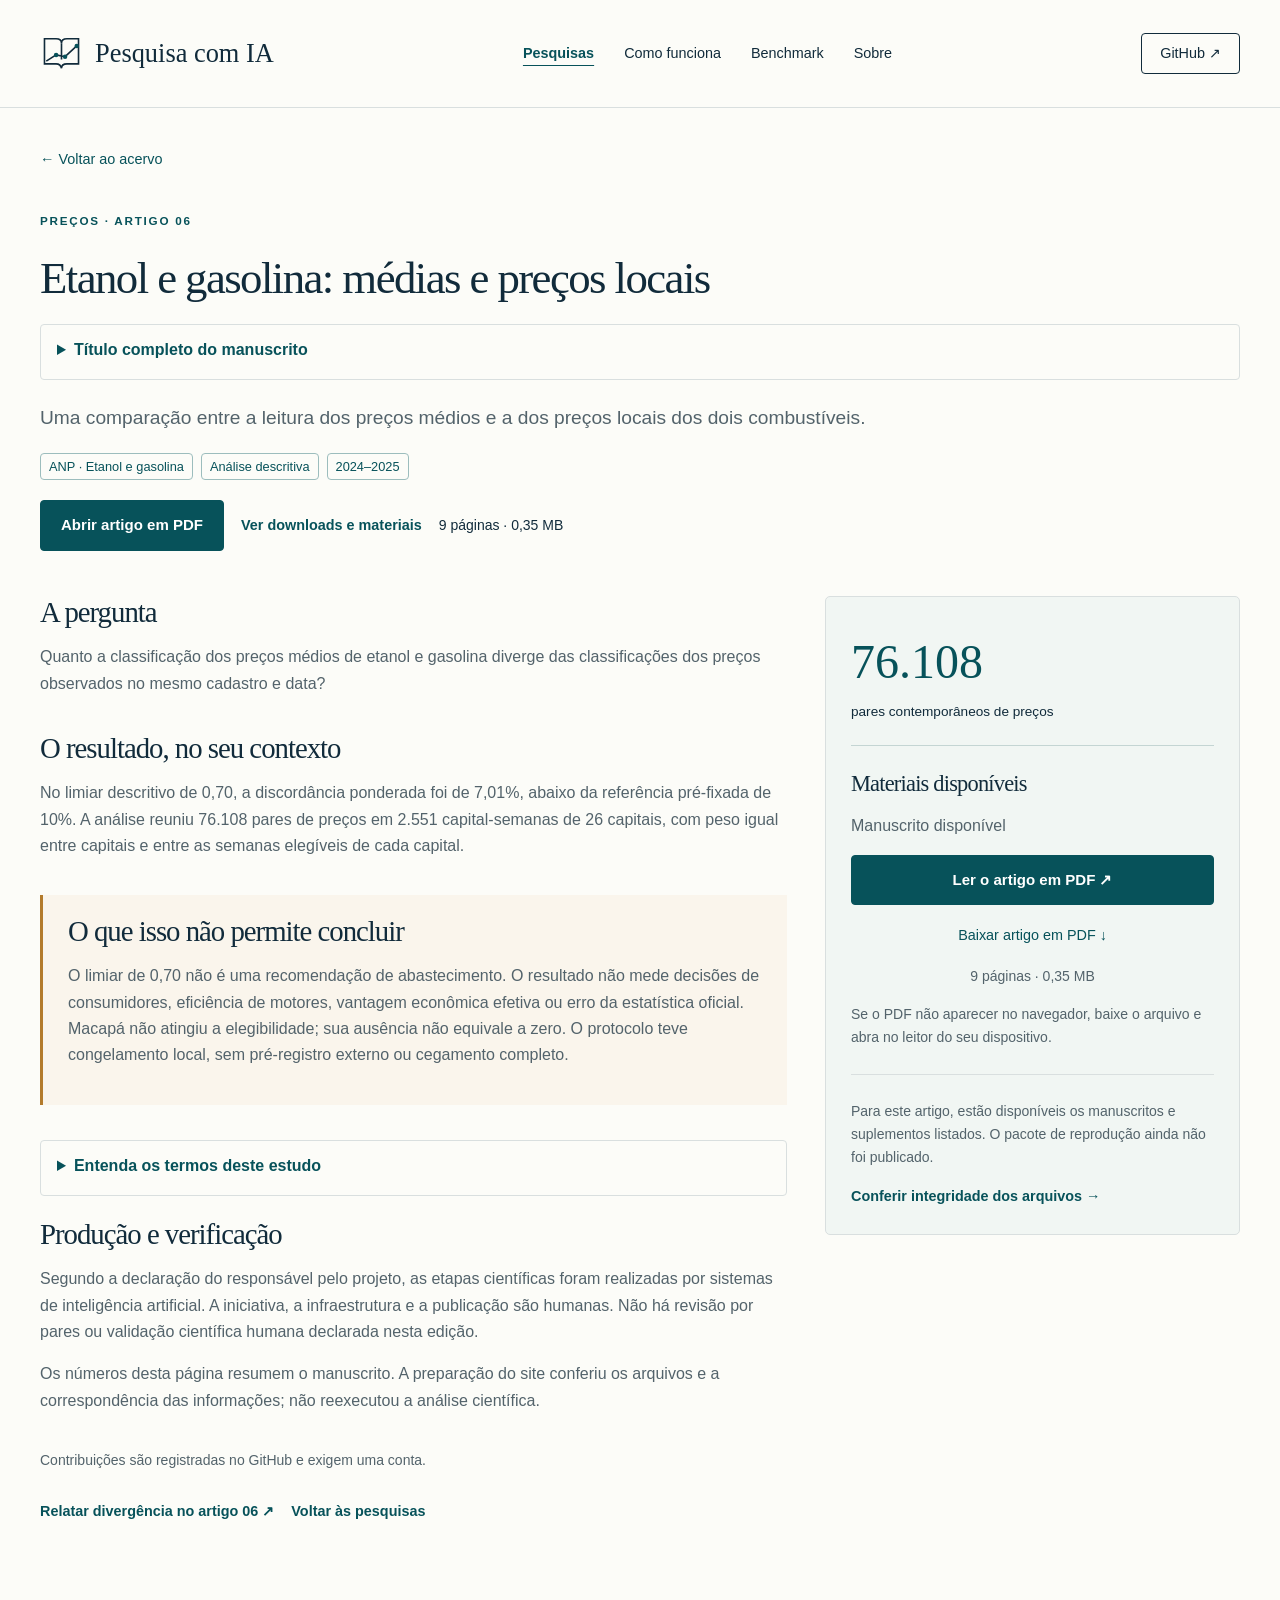
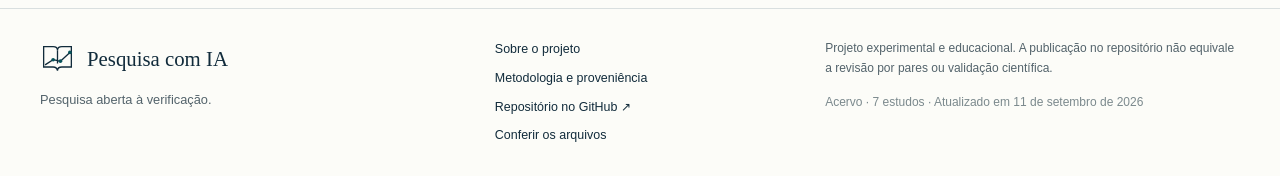
<file: pesquisa-06.html>
<!doctype html><html lang="pt-BR"><head><meta charset="utf-8"><meta name="viewport" content="width=device-width, initial-scale=1"><title>Etanol e gasolina: médias e preços locais | Pesquisa com IA</title><meta name="description" content="Uma comparação entre a leitura dos preços médios e a dos preços locais dos dois combustíveis."><meta name="theme-color" content="#073d45"><link rel="canonical" href="https://pesquisacomia.com.br/pesquisa-06.html"><link rel="icon" href="favicon.svg" type="image/svg+xml"><link rel="stylesheet" href="style.css"><script src="app.js" defer></script></head><body data-themes="Saúde|Clima|Finanças públicas|Energia|Preços"><a class="skip" href="#conteudo">Pular para o conteúdo</a><header class="header"><a class="brand" href="index.html"><svg viewBox="0 0 48 44" aria-hidden="true"><path d="M5 5h13q6 0 6 5 0-5 6-5h13v28H30q-6 0-6 5-1-5-6-5H5Z"/><path d="M24 10v18M7 30l11-7 10 2 13-12"/><circle cx="18" cy="23" r="2.5"/><circle cx="28" cy="25" r="2.5"/><circle cx="41" cy="13" r="2.5"/></svg><span>Pesquisa com IA</span></a><nav aria-label="Navegação principal"><a data-acervo href="index.html#pesquisas" aria-current="page">Pesquisas</a><a href="metodologia.html">Como funciona</a><a href="index.html#benchmark">Benchmark</a><a href="sobre.html">Sobre</a></nav><a class="github" href="https://github.com/ltbltbltb2/pesquisacomia">GitHub <span aria-hidden="true">↗</span></a></header><main id="conteudo" tabindex="-1"><article class="detail"><a class="back" data-acervo href="index.html#pesquisas">← Voltar ao acervo</a><p class="eyebrow">Preços · ARTIGO 06</p><h1>Etanol e gasolina: médias e preços locais</h1><details class="full-title"><summary>Título completo do manuscrito</summary><p>Preços relativos de etanol e gasolina e discordância entre agregados e observações locais em 26 capitais brasileiras</p></details><p class="detail-lead">Uma comparação entre a leitura dos preços médios e a dos preços locais dos dois combustíveis.</p><div class="tags"><span>ANP · Etanol e gasolina</span><span>Análise descritiva</span><span>2024–2025</span></div><div class="actions detail-actions"><a class="button" href="artigo-06.pdf">Abrir artigo em PDF</a><a class="text-link" href="#materiais">Ver downloads e materiais</a><span class="small">9 páginas · 0,35 MB</span></div><div class="detail-layout"><div><section><h2>A pergunta</h2><p>Quanto a classificação dos preços médios de etanol e gasolina diverge das classificações dos preços observados no mesmo cadastro e data?</p></section><section><h2>O resultado, no seu contexto</h2><p>No limiar descritivo de 0,70, a discordância ponderada foi de 7,01%, abaixo da referência pré-fixada de 10%. A análise reuniu 76.108 pares de preços em 2.551 capital-semanas de 26 capitais, com peso igual entre capitais e entre as semanas elegíveis de cada capital.</p></section><section class="limit-box"><h2>O que isso não permite concluir</h2><p>O limiar de 0,70 não é uma recomendação de abastecimento. O resultado não mede decisões de consumidores, eficiência de motores, vantagem econômica efetiva ou erro da estatística oficial. Macapá não atingiu a elegibilidade; sua ausência não equivale a zero. O protocolo teve congelamento local, sem pré-registro externo ou cegamento completo.</p></section><details class="glossary"><summary>Entenda os termos deste estudo</summary><dl><dt>Razão de preços e limiar</dt><dd>A razão divide o preço do etanol pelo da gasolina. O valor 0,70 é a referência descritiva usada para comparar classificações, não uma vantagem econômica válida para qualquer veículo.</dd><dt>Capital-semana</dt><dd>Uma capital observada em uma semana. A análise exige pelo menos cinco pares de preços para incluir essa observação.</dd><dt>Par contemporâneo e cadastro</dt><dd>Preços dos dois produtos no mesmo cadastro e data de coleta. O cadastro não comprova continuidade física do posto, e a mesma data não garante preços no mesmo minuto.</dd><dt>Discordância ponderada</dt><dd>Média das proporções de classificações estritamente opostas, atribuindo o mesmo peso a cada capital e às semanas elegíveis dentro dela.</dd></dl></details><section><h2>Produção e verificação</h2><p>Segundo a declaração do responsável pelo projeto, as etapas científicas foram realizadas por sistemas de inteligência artificial. A iniciativa, a infraestrutura e a publicação são humanas. Não há revisão por pares ou validação científica humana declarada nesta edição.</p><p>Os números desta página resumem o manuscrito. A preparação do site conferiu os arquivos e a correspondência das informações; não reexecutou a análise científica.</p></section></div><aside id="materiais" aria-labelledby="materiais-titulo"><div class="stat"><strong>76.108</strong><span>pares contemporâneos de preços</span></div><h2 id="materiais-titulo">Materiais disponíveis</h2><p>Manuscrito disponível</p><a class="button" href="artigo-06.pdf">Ler o artigo em PDF ↗</a><a class="download" href="artigo-06.pdf" download>Baixar artigo em PDF ↓</a><p class="small file-meta">9 páginas · 0,35 MB</p><p class="small">Se o PDF não aparecer no navegador, baixe o arquivo e abra no leitor do seu dispositivo.</p><hr><p class="small">Para este artigo, estão disponíveis os manuscritos e suplementos listados. O pacote de reprodução ainda não foi publicado.</p><a class="text-link" data-study href="integridade.html">Conferir integridade dos arquivos →</a></aside></div><p class="contribution-note">Contribuições são registradas no GitHub e exigem uma conta.</p><div class="actions"><a class="text-link" href="https://github.com/ltbltbltb2/pesquisacomia/issues/new?title=Diverg%C3%AAncia+no+artigo+06&amp;body=Artigo+06%3A+Etanol+e+gasolina%3A+m%C3%A9dias+e+pre%C3%A7os+locais%0AP%C3%A1gina%3A+https%3A%2F%2Fpesquisacomia.com.br%2Fpesquisa-06%0AArquivo%3A+artigo-06.pdf%0A%0AP%C3%A1gina+ou+trecho+do+PDF%3A%0A%0AO+que+observei%3A%0A%0APassos+e+evid%C3%AAncias+para+conferir%3A%0A">Relatar divergência no artigo 06 ↗</a><a class="text-link" data-acervo href="index.html#pesquisas">Voltar às pesquisas</a></div></article></main><footer><div><a class="brand" href="index.html"><svg viewBox="0 0 48 44" aria-hidden="true"><path d="M5 5h13q6 0 6 5 0-5 6-5h13v28H30q-6 0-6 5-1-5-6-5H5Z"/><path d="M24 10v18M7 30l11-7 10 2 13-12"/><circle cx="18" cy="23" r="2.5"/><circle cx="28" cy="25" r="2.5"/><circle cx="41" cy="13" r="2.5"/></svg><span>Pesquisa com IA</span></a><p>Pesquisa aberta à verificação.</p></div><div class="footerlinks"><a href="sobre.html">Sobre o projeto</a><a href="metodologia.html">Metodologia e proveniência</a><a href="https://github.com/ltbltbltb2/pesquisacomia">Repositório no GitHub ↗</a><a data-study href="integridade.html">Conferir os arquivos</a></div><p class="disclaimer">Projeto experimental e educacional. A publicação no repositório não equivale a revisão por pares ou validação científica.<br><span>Acervo · 7 estudos · Atualizado em 11 de setembro de 2026</span></p></footer></body></html>
</file>
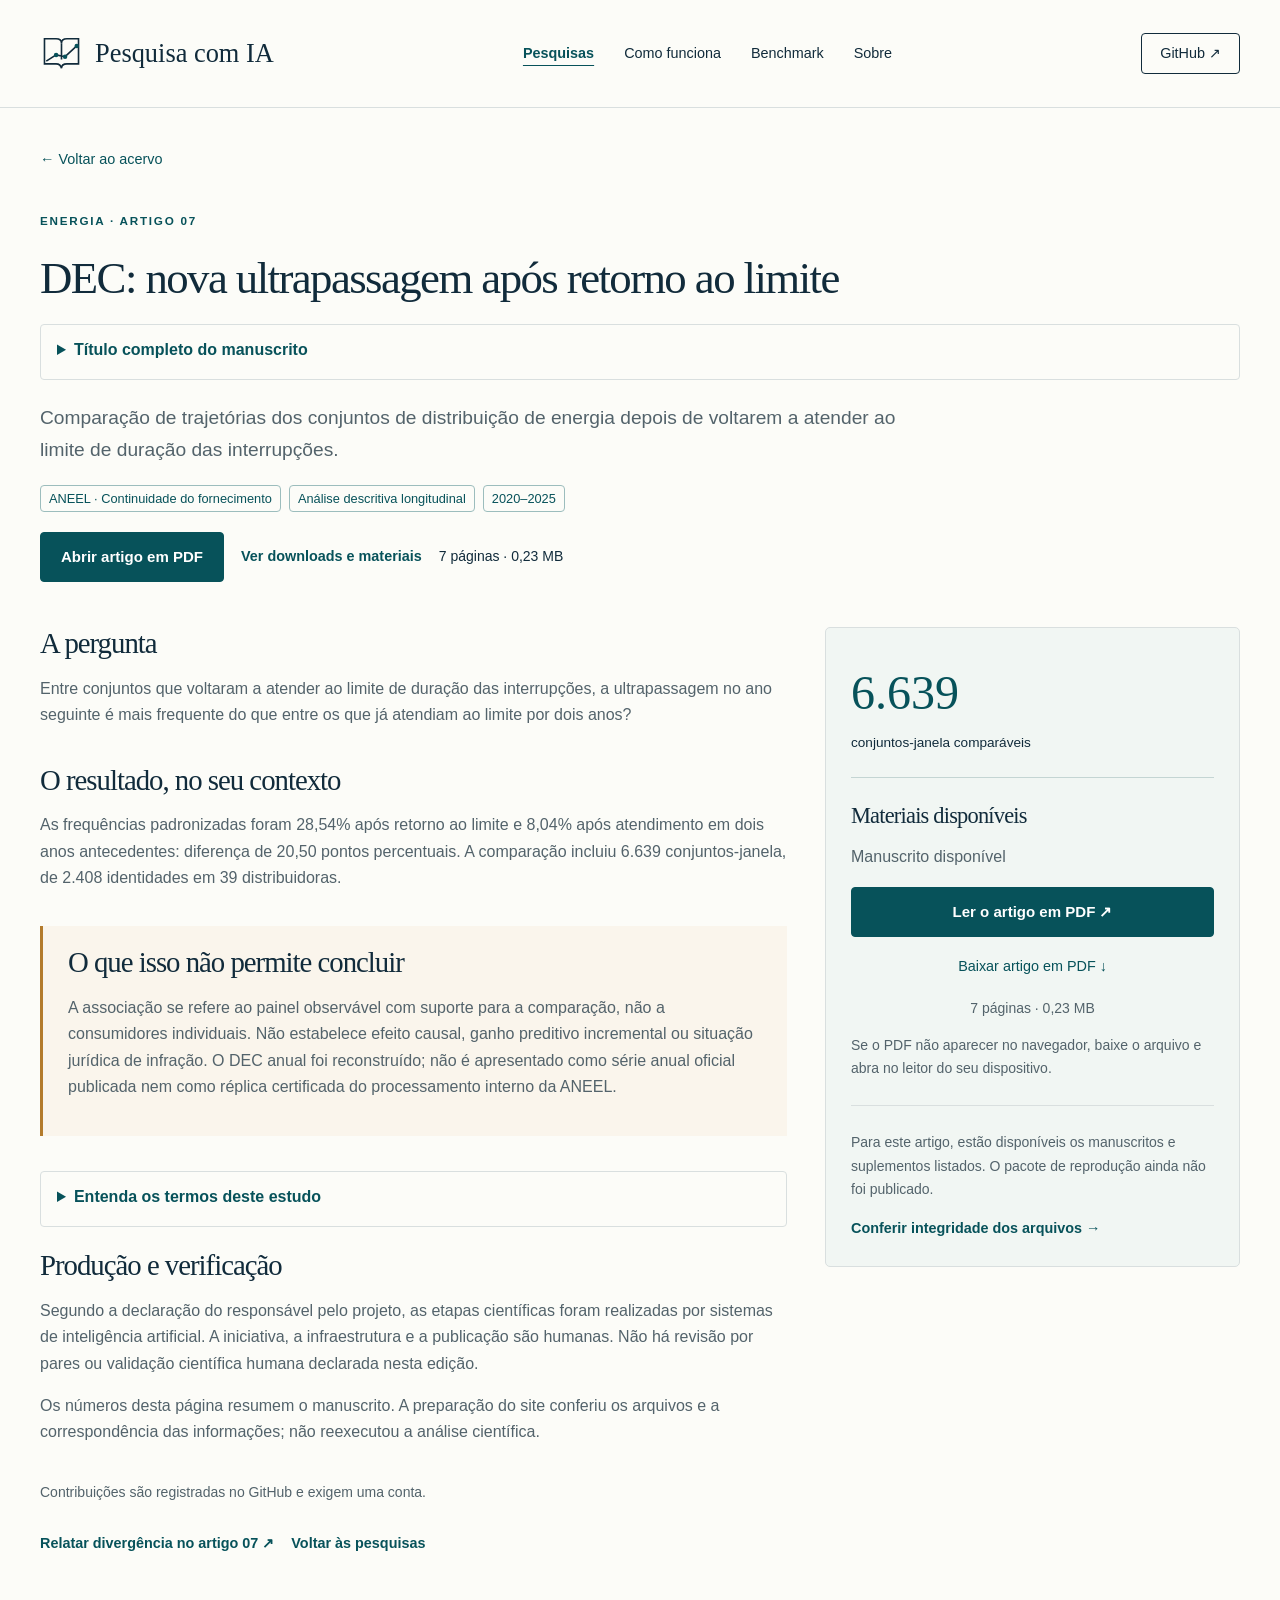
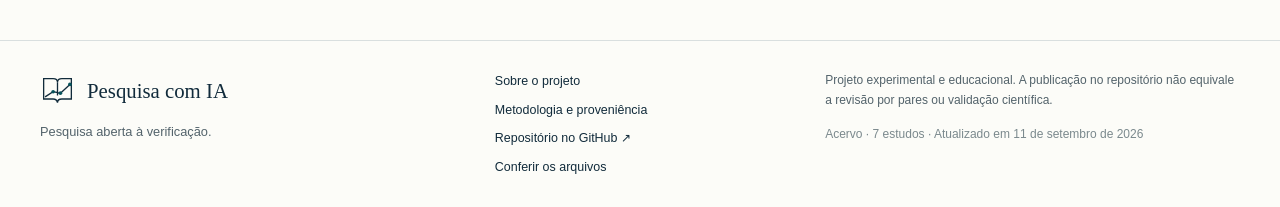
<file: pesquisa-07.html>
<!doctype html><html lang="pt-BR"><head><meta charset="utf-8"><meta name="viewport" content="width=device-width, initial-scale=1"><title>DEC: nova ultrapassagem após retorno ao limite | Pesquisa com IA</title><meta name="description" content="Comparação de trajetórias dos conjuntos de distribuição de energia depois de voltarem a atender ao limite de duração das interrupções."><meta name="theme-color" content="#073d45"><link rel="canonical" href="https://pesquisacomia.com.br/pesquisa-07.html"><link rel="icon" href="favicon.svg" type="image/svg+xml"><link rel="stylesheet" href="style.css"><script src="app.js" defer></script></head><body data-themes="Saúde|Clima|Finanças públicas|Energia|Preços"><a class="skip" href="#conteudo">Pular para o conteúdo</a><header class="header"><a class="brand" href="index.html"><svg viewBox="0 0 48 44" aria-hidden="true"><path d="M5 5h13q6 0 6 5 0-5 6-5h13v28H30q-6 0-6 5-1-5-6-5H5Z"/><path d="M24 10v18M7 30l11-7 10 2 13-12"/><circle cx="18" cy="23" r="2.5"/><circle cx="28" cy="25" r="2.5"/><circle cx="41" cy="13" r="2.5"/></svg><span>Pesquisa com IA</span></a><nav aria-label="Navegação principal"><a data-acervo href="index.html#pesquisas" aria-current="page">Pesquisas</a><a href="metodologia.html">Como funciona</a><a href="index.html#benchmark">Benchmark</a><a href="sobre.html">Sobre</a></nav><a class="github" href="https://github.com/ltbltbltb2/pesquisacomia">GitHub <span aria-hidden="true">↗</span></a></header><main id="conteudo" tabindex="-1"><article class="detail"><a class="back" data-acervo href="index.html#pesquisas">← Voltar ao acervo</a><p class="eyebrow">Energia · ARTIGO 07</p><h1>DEC: nova ultrapassagem após retorno ao limite</h1><details class="full-title"><summary>Título completo do manuscrito</summary><p>Reincidência no ano seguinte ao retorno ao limite de DEC — Análise longitudinal de conjuntos de distribuição de energia elétrica no Brasil, 2020–2025</p></details><p class="detail-lead">Comparação de trajetórias dos conjuntos de distribuição de energia depois de voltarem a atender ao limite de duração das interrupções.</p><div class="tags"><span>ANEEL · Continuidade do fornecimento</span><span>Análise descritiva longitudinal</span><span>2020–2025</span></div><div class="actions detail-actions"><a class="button" href="artigo-07.pdf">Abrir artigo em PDF</a><a class="text-link" href="#materiais">Ver downloads e materiais</a><span class="small">7 páginas · 0,23 MB</span></div><div class="detail-layout"><div><section><h2>A pergunta</h2><p>Entre conjuntos que voltaram a atender ao limite de duração das interrupções, a ultrapassagem no ano seguinte é mais frequente do que entre os que já atendiam ao limite por dois anos?</p></section><section><h2>O resultado, no seu contexto</h2><p>As frequências padronizadas foram 28,54% após retorno ao limite e 8,04% após atendimento em dois anos antecedentes: diferença de 20,50 pontos percentuais. A comparação incluiu 6.639 conjuntos-janela, de 2.408 identidades em 39 distribuidoras.</p></section><section class="limit-box"><h2>O que isso não permite concluir</h2><p>A associação se refere ao painel observável com suporte para a comparação, não a consumidores individuais. Não estabelece efeito causal, ganho preditivo incremental ou situação jurídica de infração. O DEC anual foi reconstruído; não é apresentado como série anual oficial publicada nem como réplica certificada do processamento interno da ANEEL.</p></section><details class="glossary"><summary>Entenda os termos deste estudo</summary><dl><dt>DEC</dt><dd>Duração Equivalente de Interrupção por Unidade Consumidora, medida em horas. Neste estudo, o valor anual foi reconstruído a partir de dados mensais.</dd><dt>Conjunto-janela</dt><dd>Um conjunto de unidades consumidoras observado em uma sequência de três anos. O mesmo conjunto pode aparecer em mais de uma janela.</dd><dt>Retorno ao limite</dt><dd>Trajetória em que o conjunto ultrapassou o limite no primeiro ano e o atendeu no segundo. O estudo observa o que acontece no terceiro.</dd><dt>Frequência padronizada</dt><dd>Comparação que aplica pesos comuns aos grupos dentro de distribuidora e período. Os percentuais apresentados não são taxas brutas de todos os registros reunidos.</dd></dl></details><section><h2>Produção e verificação</h2><p>Segundo a declaração do responsável pelo projeto, as etapas científicas foram realizadas por sistemas de inteligência artificial. A iniciativa, a infraestrutura e a publicação são humanas. Não há revisão por pares ou validação científica humana declarada nesta edição.</p><p>Os números desta página resumem o manuscrito. A preparação do site conferiu os arquivos e a correspondência das informações; não reexecutou a análise científica.</p></section></div><aside id="materiais" aria-labelledby="materiais-titulo"><div class="stat"><strong>6.639</strong><span>conjuntos-janela comparáveis</span></div><h2 id="materiais-titulo">Materiais disponíveis</h2><p>Manuscrito disponível</p><a class="button" href="artigo-07.pdf">Ler o artigo em PDF ↗</a><a class="download" href="artigo-07.pdf" download>Baixar artigo em PDF ↓</a><p class="small file-meta">7 páginas · 0,23 MB</p><p class="small">Se o PDF não aparecer no navegador, baixe o arquivo e abra no leitor do seu dispositivo.</p><hr><p class="small">Para este artigo, estão disponíveis os manuscritos e suplementos listados. O pacote de reprodução ainda não foi publicado.</p><a class="text-link" data-study href="integridade.html">Conferir integridade dos arquivos →</a></aside></div><p class="contribution-note">Contribuições são registradas no GitHub e exigem uma conta.</p><div class="actions"><a class="text-link" href="https://github.com/ltbltbltb2/pesquisacomia/issues/new?title=Diverg%C3%AAncia+no+artigo+07&amp;body=Artigo+07%3A+DEC%3A+nova+ultrapassagem+ap%C3%B3s+retorno+ao+limite%0AP%C3%A1gina%3A+https%3A%2F%2Fpesquisacomia.com.br%2Fpesquisa-07%0AArquivo%3A+artigo-07.pdf%0A%0AP%C3%A1gina+ou+trecho+do+PDF%3A%0A%0AO+que+observei%3A%0A%0APassos+e+evid%C3%AAncias+para+conferir%3A%0A">Relatar divergência no artigo 07 ↗</a><a class="text-link" data-acervo href="index.html#pesquisas">Voltar às pesquisas</a></div></article></main><footer><div><a class="brand" href="index.html"><svg viewBox="0 0 48 44" aria-hidden="true"><path d="M5 5h13q6 0 6 5 0-5 6-5h13v28H30q-6 0-6 5-1-5-6-5H5Z"/><path d="M24 10v18M7 30l11-7 10 2 13-12"/><circle cx="18" cy="23" r="2.5"/><circle cx="28" cy="25" r="2.5"/><circle cx="41" cy="13" r="2.5"/></svg><span>Pesquisa com IA</span></a><p>Pesquisa aberta à verificação.</p></div><div class="footerlinks"><a href="sobre.html">Sobre o projeto</a><a href="metodologia.html">Metodologia e proveniência</a><a href="https://github.com/ltbltbltb2/pesquisacomia">Repositório no GitHub ↗</a><a data-study href="integridade.html">Conferir os arquivos</a></div><p class="disclaimer">Projeto experimental e educacional. A publicação no repositório não equivale a revisão por pares ou validação científica.<br><span>Acervo · 7 estudos · Atualizado em 11 de setembro de 2026</span></p></footer></body></html>
</file>
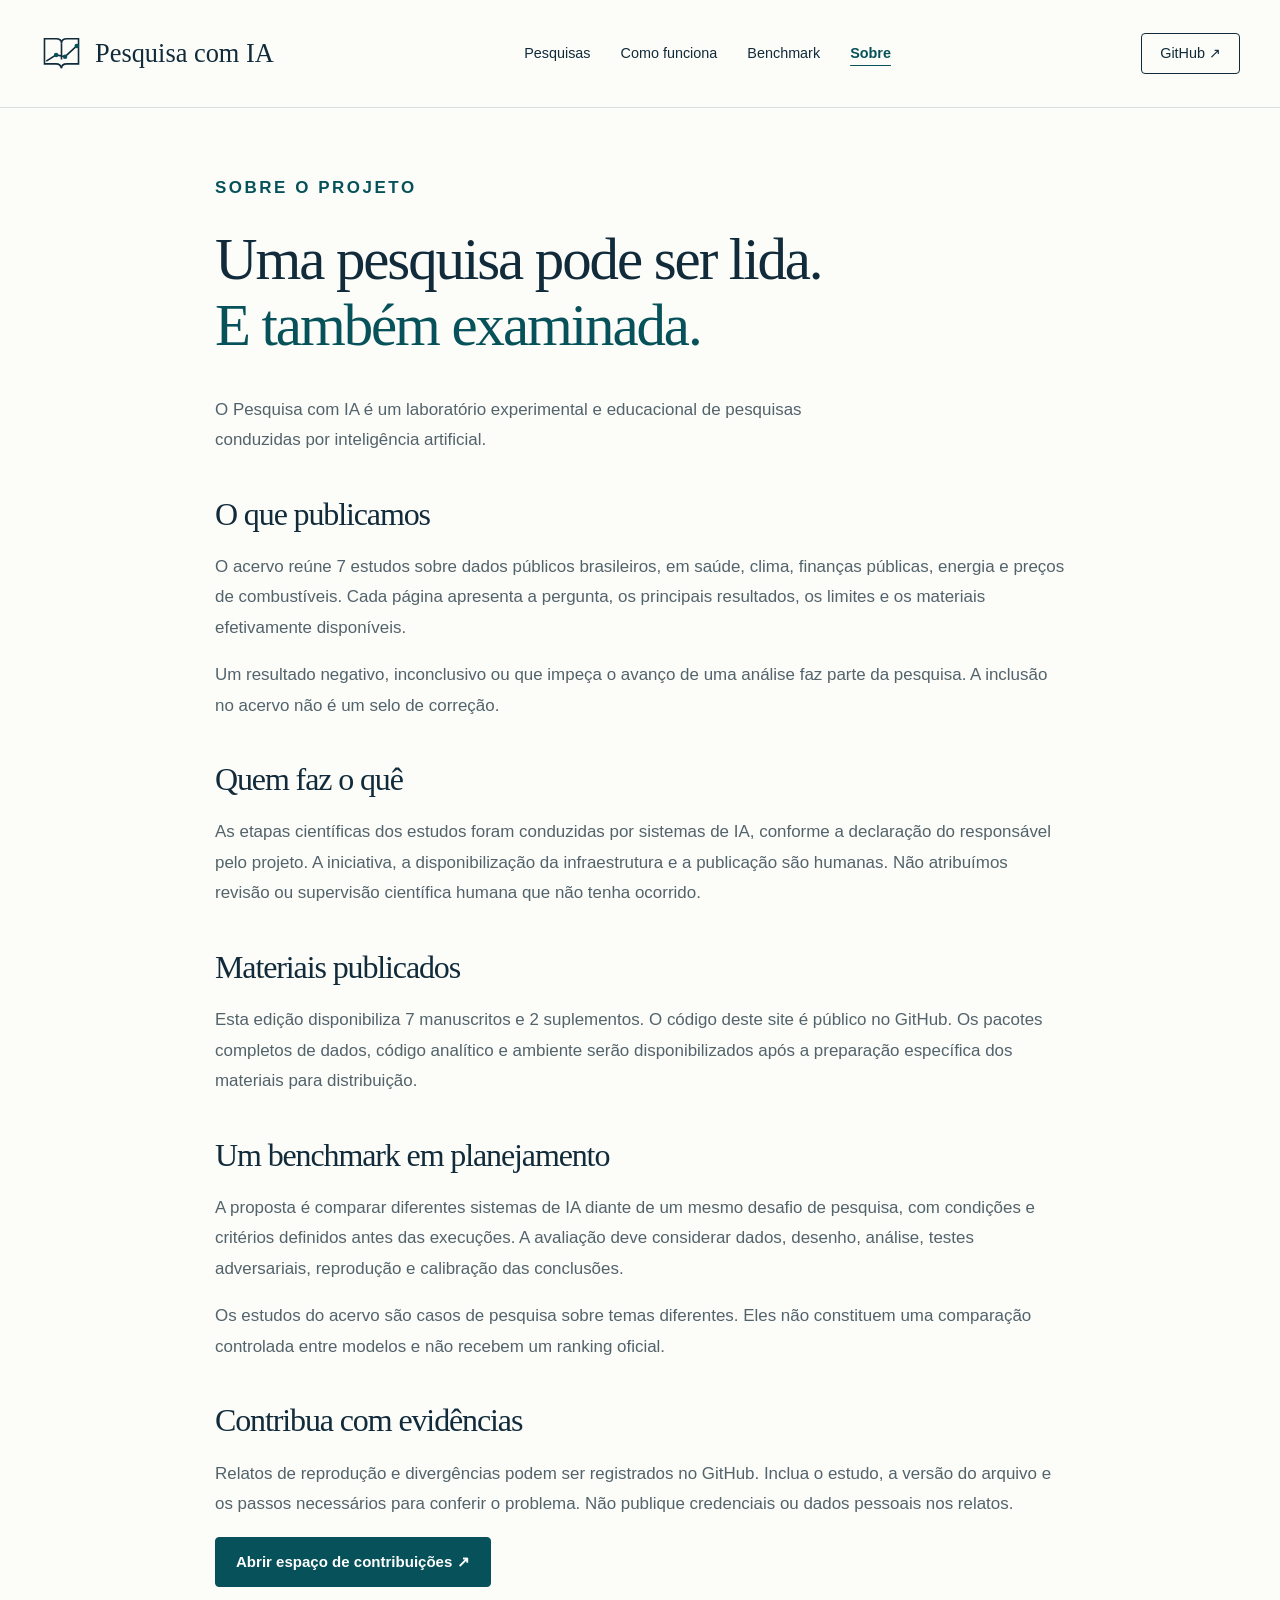
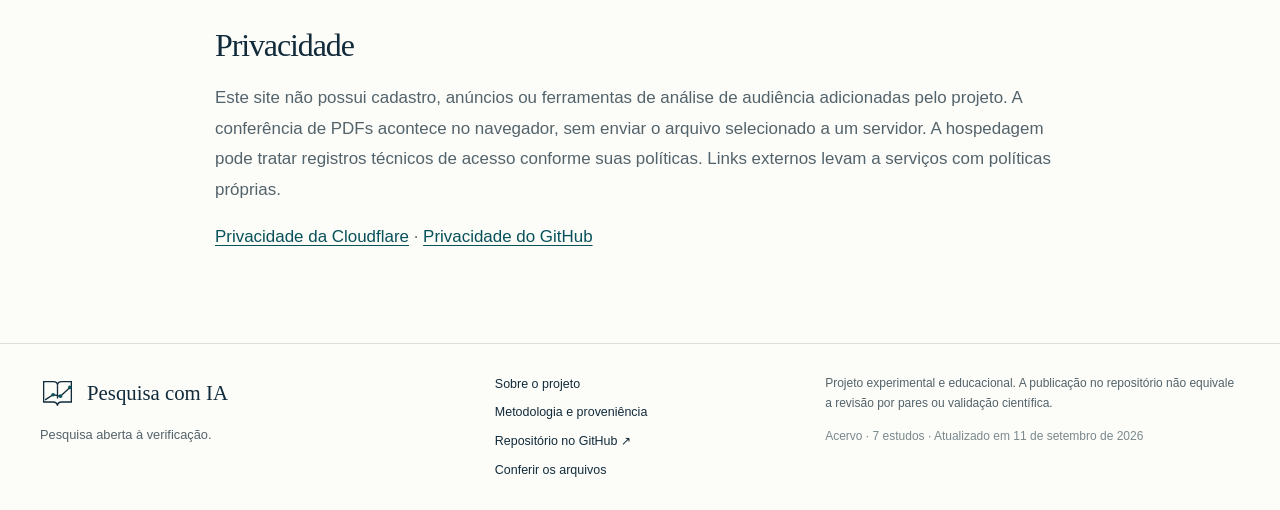
<file: sobre.html>
<!doctype html><html lang="pt-BR"><head><meta charset="utf-8"><meta name="viewport" content="width=device-width, initial-scale=1"><title>Sobre o projeto | Pesquisa com IA</title><meta name="description" content="Conheça a proposta educacional, a participação humana e o benchmark em planejamento."><meta name="theme-color" content="#073d45"><link rel="canonical" href="https://pesquisacomia.com.br/sobre.html"><link rel="icon" href="favicon.svg" type="image/svg+xml"><link rel="stylesheet" href="style.css"><script src="app.js" defer></script></head><body data-themes="Saúde|Clima|Finanças públicas|Energia|Preços"><a class="skip" href="#conteudo">Pular para o conteúdo</a><header class="header"><a class="brand" href="index.html"><svg viewBox="0 0 48 44" aria-hidden="true"><path d="M5 5h13q6 0 6 5 0-5 6-5h13v28H30q-6 0-6 5-1-5-6-5H5Z"/><path d="M24 10v18M7 30l11-7 10 2 13-12"/><circle cx="18" cy="23" r="2.5"/><circle cx="28" cy="25" r="2.5"/><circle cx="41" cy="13" r="2.5"/></svg><span>Pesquisa com IA</span></a><nav aria-label="Navegação principal"><a data-acervo href="index.html#pesquisas">Pesquisas</a><a href="metodologia.html">Como funciona</a><a href="index.html#benchmark">Benchmark</a><a href="sobre.html" aria-current="page">Sobre</a></nav><a class="github" href="https://github.com/ltbltbltb2/pesquisacomia">GitHub <span aria-hidden="true">↗</span></a></header><main id="conteudo" tabindex="-1"><article class="prose"><p class="eyebrow">SOBRE O PROJETO</p><h1>Uma pesquisa pode ser lida.<br><em>E também examinada.</em></h1><p class="lead">O Pesquisa com IA é um laboratório experimental e educacional de pesquisas conduzidas por inteligência artificial.</p><h2>O que publicamos</h2><p>O acervo reúne 7 estudos sobre dados públicos brasileiros, em saúde, clima, finanças públicas, energia e preços de combustíveis. Cada página apresenta a pergunta, os principais resultados, os limites e os materiais efetivamente disponíveis.</p><p>Um resultado negativo, inconclusivo ou que impeça o avanço de uma análise faz parte da pesquisa. A inclusão no acervo não é um selo de correção.</p><h2>Quem faz o quê</h2><p>As etapas científicas dos estudos foram conduzidas por sistemas de IA, conforme a declaração do responsável pelo projeto. A iniciativa, a disponibilização da infraestrutura e a publicação são humanas. Não atribuímos revisão ou supervisão científica humana que não tenha ocorrido.</p><h2>Materiais publicados</h2><p>Esta edição disponibiliza 7 manuscritos e 2 suplementos. O código deste site é público no GitHub. Os pacotes completos de dados, código analítico e ambiente serão disponibilizados após a preparação específica dos materiais para distribuição.</p><h2 id="benchmark">Um benchmark em planejamento</h2><p>A proposta é comparar diferentes sistemas de IA diante de um mesmo desafio de pesquisa, com condições e critérios definidos antes das execuções. A avaliação deve considerar dados, desenho, análise, testes adversariais, reprodução e calibração das conclusões.</p><p>Os estudos do acervo são casos de pesquisa sobre temas diferentes. Eles não constituem uma comparação controlada entre modelos e não recebem um ranking oficial.</p><h2>Contribua com evidências</h2><p>Relatos de reprodução e divergências podem ser registrados no GitHub. Inclua o estudo, a versão do arquivo e os passos necessários para conferir o problema. Não publique credenciais ou dados pessoais nos relatos.</p><a class="button" href="https://github.com/ltbltbltb2/pesquisacomia/issues">Abrir espaço de contribuições ↗</a><h2>Privacidade</h2><p>Este site não possui cadastro, anúncios ou ferramentas de análise de audiência adicionadas pelo projeto. A conferência de PDFs acontece no navegador, sem enviar o arquivo selecionado a um servidor. A hospedagem pode tratar registros técnicos de acesso conforme suas políticas. Links externos levam a serviços com políticas próprias.</p><p><a href="https://www.cloudflare.com/privacypolicy/">Privacidade da Cloudflare</a> · <a href="https://docs.github.com/site-policy/privacy-policies/github-privacy-statement">Privacidade do GitHub</a></p></article></main><footer><div><a class="brand" href="index.html"><svg viewBox="0 0 48 44" aria-hidden="true"><path d="M5 5h13q6 0 6 5 0-5 6-5h13v28H30q-6 0-6 5-1-5-6-5H5Z"/><path d="M24 10v18M7 30l11-7 10 2 13-12"/><circle cx="18" cy="23" r="2.5"/><circle cx="28" cy="25" r="2.5"/><circle cx="41" cy="13" r="2.5"/></svg><span>Pesquisa com IA</span></a><p>Pesquisa aberta à verificação.</p></div><div class="footerlinks"><a href="sobre.html">Sobre o projeto</a><a href="metodologia.html">Metodologia e proveniência</a><a href="https://github.com/ltbltbltb2/pesquisacomia">Repositório no GitHub ↗</a><a data-study href="integridade.html">Conferir os arquivos</a></div><p class="disclaimer">Projeto experimental e educacional. A publicação no repositório não equivale a revisão por pares ou validação científica.<br><span>Acervo · 7 estudos · Atualizado em 11 de setembro de 2026</span></p></footer></body></html>
</file>
<file: style.css>
:root{--ink:#112b3b;--teal:#07525a;--dark:#05333f;--muted:#53636b;--line:#d9dfdf;--paper:#fcfcf8;--pale:#edf5f3;--gold:#ba7420}*{box-sizing:border-box}html{scroll-behavior:smooth;scroll-padding-top:2rem}body{margin:0;background:var(--paper);color:var(--ink);font-family:Arial,Helvetica,sans-serif;font-size:16px;line-height:1.65}a{color:inherit;text-decoration:none}a:hover{text-decoration:underline;text-underline-offset:5px}button,input{font:inherit}button,a,input{touch-action:manipulation}a:focus-visible,button:focus-visible,input:focus-visible{outline:3px solid #bb7c22;outline-offset:5px}h1,h2,h3,p{margin-top:0}h1,h2,h3{font-family:Georgia,'Times New Roman',serif;font-weight:400;line-height:1.13;letter-spacing:-.035em}h1{font-size:clamp(2.8rem,4.6vw,4.8rem)}h2{font-size:clamp(2rem,3vw,3rem)}h3{font-size:1.75rem}p{color:var(--muted)}em{font-style:normal;color:var(--teal)}img{max-width:100%;height:auto}.header,main,footer{max-width:1280px;margin:auto;padding-left:40px;padding-right:40px}.header{height:108px;display:flex;align-items:center;justify-content:space-between;border-bottom:1px solid var(--line);gap:25px}.brand{display:flex;align-items:center;gap:12px;font-family:Georgia,serif;font-size:1.65rem;white-space:nowrap;line-height:1.2}.brand svg{width:43px;height:40px;fill:none;stroke:var(--ink);stroke-width:1.8}.brand svg circle{fill:var(--teal);stroke:none}.header nav{display:flex;gap:30px;font-size:.92rem}.github{border:1px solid var(--ink);padding:8px 18px;border-radius:4px;font-size:.9rem;white-space:nowrap}.skip{position:absolute;top:-100px;left:15px;background:var(--dark);color:white;padding:12px;z-index:5}.skip:focus{top:10px}.hero{display:grid;grid-template-columns:1.05fr 1fr;gap:32px;align-items:center;padding:70px 0 55px}.eyebrow{font-family:Arial,Helvetica,sans-serif;font-weight:700;letter-spacing:.15em;font-size:.73rem;line-height:1.6;text-transform:uppercase;color:var(--teal);margin-bottom:23px}.hero h1{margin-bottom:25px}.lead{font-size:1.15rem;max-width:620px;line-height:1.7}.actions{display:flex;align-items:center;gap:17px;flex-wrap:wrap;margin-top:28px}.button{display:inline-flex;align-items:center;justify-content:center;gap:25px;background:var(--teal);color:#fff;border:1px solid var(--teal);border-radius:4px;padding:13px 20px;font-size:.94rem;line-height:1.5;font-weight:600}.button:hover{background:var(--dark);text-decoration:none}.secondary{background:transparent;color:var(--teal)}.secondary:hover{background:var(--pale)}.hero-caption{font-size:.8rem;margin:25px 0 0}.evidence-map{height:430px;position:relative;background-image:linear-gradient(#d8e5df55 1px,transparent 1px),linear-gradient(90deg,#d8e5df55 1px,transparent 1px);background-size:28px 28px;mask-image:linear-gradient(90deg,transparent,#000 8%,#000 94%,transparent)}.connections{position:absolute;width:100%;height:100%;fill:none;stroke:#729396;stroke-width:1.2;stroke-dasharray:4 6}.map-node{position:absolute;width:125px;min-height:105px;background:#fffefb;border:1px solid #bbc9c8;border-radius:7px;box-shadow:0 5px 0 #e3e9e6;display:flex;flex-direction:column;align-items:center;padding:14px 10px;gap:5px}.map-node>span{font-size:.62rem;color:#7c9494;align-self:flex-start}.map-node strong{font-family:Georgia,serif;font-weight:400;font-size:1.1rem}.map-node b{font-size:1.8rem;color:var(--teal);font-weight:400;line-height:1.1}.map-node i{font-size:.65rem;font-style:normal;color:var(--muted)}.question{top:15px;left:calc(50% - 62px)}.protocol{top:137px;left:3%}.data{top:137px;right:3%}.code{top:195px;left:calc(50% - 62px)}.results{top:298px;left:4%}.audit{top:298px;right:4%}.evidence-map>p{position:absolute;bottom:-14px;font-size:.72rem;left:20%;text-align:center}.fact-strip{border-top:1px solid var(--line);border-bottom:1px solid var(--line);display:grid;grid-template-columns:repeat(3,1fr);padding:22px 0;font-size:.85rem;color:var(--muted);text-align:center}.fact-strip span+span{border-left:1px solid var(--line)}.fact-strip strong{font-size:1.15rem;color:var(--ink);font-weight:400;margin-right:10px}.research{padding-top:65px}.section-head{display:flex;justify-content:space-between;align-items:flex-end;gap:25px;margin-bottom:28px}.section-head .eyebrow{margin-bottom:10px}.section-head h2{margin-bottom:13px}.section-head p{margin-bottom:0;font-size:.92rem}.search-controls{max-width:485px;width:43%}.search-controls label{display:block;font-size:.8rem;margin-bottom:5px}.search-controls input{border:1px solid #b8c9c9;background:#fff;border-radius:4px;width:100%;padding:10px 13px;font-size:.9rem}.filters{display:flex;gap:5px;flex-wrap:wrap;margin-top:10px}.filters button{font-size:.72rem;line-height:1.3;background:transparent;border:1px solid #c5d1d1;border-radius:4px;padding:8px;cursor:pointer;color:var(--muted)}.filters button[aria-pressed=true]{background:var(--teal);color:white;border-color:var(--teal)}.featured{background:linear-gradient(125deg,#f0f7f5,#fafcf9);border:1px solid #b7cecd;border-radius:7px;display:grid;grid-template-columns:1.1fr 1fr;gap:40px;padding:38px;margin-bottom:24px;align-items:center}.featured .eyebrow{margin-bottom:15px}.featured h3{font-size:2.35rem;max-width:490px;margin-bottom:15px}.featured p{font-size:.95rem}.tags{display:flex;flex-wrap:wrap;gap:8px;font-size:.72rem;color:var(--teal);margin:18px 0}.tags span{border:1px solid #9cbdbd;border-radius:4px;padding:2px 8px}.feature-facts{display:flex;gap:38px;margin:24px 0}.feature-facts>div{display:flex;flex-direction:column}.feature-facts strong{font-size:1.7rem;font-weight:400;font-family:Georgia,serif}.feature-facts span{font-size:.8rem;color:var(--muted)}.text-link{font-size:.9rem;color:var(--teal);font-weight:600}.featured figure{margin:0;text-align:center}.featured figure img{display:block;margin:auto;max-height:355px;width:auto;mix-blend-mode:multiply}.featured figcaption{font-size:.72rem;color:var(--muted);margin-top:10px}.study-grid{display:grid;grid-template-columns:1fr 1fr;gap:24px}.study-card{border:1px solid var(--line);border-radius:5px;padding:27px 28px 0;background:#fffefb;display:flex;flex-direction:column}.card-top{display:flex;justify-content:space-between;align-items:center}.card-top .eyebrow{margin:0;font-size:.7rem}.article-num{font-family:Georgia,serif;font-size:2.1rem;color:#aec4c3}.study-card h3{font-size:1.95rem;margin:13px 0;max-width:420px}.study-card p{font-size:.93rem;margin-bottom:0;max-width:460px}.study-card .tags{margin:20px 0 25px}.card-bottom{display:flex;justify-content:space-between;border-top:1px solid var(--line);padding:17px 0;margin-top:auto;font-size:.85rem;color:var(--teal)}.empty{padding:35px;border:1px dashed var(--line);text-align:center}.results-count{font-size:.8rem;margin-top:15px}.process{padding:65px 8px 50px}.process h2{margin-bottom:14px}.process .eyebrow{margin-bottom:12px}.process ol{list-style:none;padding:0;display:grid;grid-template-columns:repeat(5,1fr);gap:20px;margin:30px 0}.process li{display:flex;gap:12px}.process li>span{border:1px solid #9dbbbc;border-radius:50%;height:33px;min-width:33px;display:grid;place-items:center;font-size:.85rem;color:var(--teal)}.process h3{font-size:1.1rem;letter-spacing:-.02em;margin:6px 0 8px}.process li p{font-size:.75rem;line-height:1.55}.benchmark{background:var(--dark);color:white;padding:36px 40px;border-radius:7px;position:relative;overflow:hidden}.badge{display:inline-block;font-size:.7rem;letter-spacing:.1em;color:#f4b84f;border:1px solid #b4883855;border-radius:4px;padding:3px 8px;margin-bottom:20px}.benchmark h2{font-size:2.7rem;margin-bottom:20px;position:relative;z-index:1;max-width:65%}.benchmark p{color:#cfdee1;max-width:650px;font-size:.95rem;position:relative;z-index:1}.benchmark>a{color:#ffc46c;font-size:.9rem}.benchmark-mark{position:absolute;right:5%;top:30%;font-family:Georgia,serif;font-size:5rem;color:#89b0b038;letter-spacing:-.07em;transform:rotate(-8deg)}.participate{padding:65px 8px 35px}.participate h2{font-size:2.2rem}.participate>div{display:grid;grid-template-columns:1fr 1fr;gap:24px}.participate>div>a{display:block;border:1px solid #c7d5d2;padding:23px;border-radius:5px}.participate strong{display:flex;justify-content:space-between;font-family:Georgia,serif;font-size:1.3rem;font-weight:400}.participate p{margin:9px 0 0;font-size:.88rem}.participate .small{font-size:.75rem;margin-top:16px}footer{border-top:1px solid var(--line);padding-top:30px;padding-bottom:30px;display:grid;grid-template-columns:1fr .7fr 1fr;gap:40px;margin-top:20px}footer .brand{font-size:1.3rem}footer .brand svg{width:35px}footer p{font-size:.8rem;margin:10px 0}footer .footerlinks{display:flex;flex-direction:column;gap:8px;font-size:.78rem}footer .disclaimer{font-size:.75rem;margin-top:0}footer .disclaimer span{display:block;margin-top:14px;color:#7b898d}.detail{padding:40px 0 65px}.back{display:block;color:var(--teal);font-size:.9rem;margin-bottom:40px}.detail h1{font-size:clamp(2.2rem,3.5vw,3.7rem);max-width:1060px}.detail-lead{font-size:1.2rem;max-width:870px}.detail-layout{display:grid;grid-template-columns:1.8fr 1fr;gap:65px;margin-top:45px}.detail-layout section{margin-bottom:35px}.detail h2{font-size:1.8rem;margin-bottom:16px}.detail-layout aside{align-self:start;position:sticky;top:25px;border:1px solid var(--line);border-radius:5px;padding:25px;background:#f1f6f3}.detail-layout aside .button{width:100%;gap:5px}.download{display:block;color:var(--teal);font-size:.9rem;text-align:center;margin:15px 0}.detail-layout aside h2{font-size:1.4rem}.stat{display:flex;flex-direction:column;border-bottom:1px solid #c4d5d3;padding-bottom:22px;margin-bottom:25px}.stat strong{font-family:Georgia,serif;font-size:3rem;font-weight:400;color:var(--teal)}.stat span{font-size:.85rem}.small{font-size:.8rem}hr{border:0;border-top:1px solid var(--line);margin:25px 0}.limit-box{border-left:3px solid #b37b2c;padding:20px 25px;background:#faf5ec}.prose{max-width:850px;margin:65px auto 90px}.prose h1{margin-bottom:35px}.prose h2{font-size:2rem;margin:40px 0 20px}.prose p{font-size:1.06rem;line-height:1.8}.prose p a{text-decoration:underline;color:var(--teal)}.method-list{padding-left:22px;color:var(--muted)}.method-list li{padding:9px 0 9px 8px}.method-list strong{color:var(--ink)}.definitions{display:grid;grid-template-columns:1fr 1fr;gap:25px}.definitions section{padding:22px;border:1px solid var(--line)}.definitions h3{font-size:1.4rem}.definitions p{font-size:.94rem;margin:0}[hidden]{display:none!important}
@media(max-width:1000px){.header,main,footer{padding-left:25px;padding-right:25px}.header{gap:15px}.header nav{gap:18px;font-size:.85rem}.brand{font-size:1.4rem}.hero{gap:15px}.hero h1{font-size:3.5rem}.map-node{width:105px}.question,.code{left:calc(50% - 52px)}.map-node i{font-size:.61rem}.section-head{display:block}.search-controls{width:100%;max-width:none;margin-top:25px}.featured{gap:20px;padding:25px}.featured h3{font-size:2rem}.process ol{gap:12px}.process li{display:block}.process h3{margin-top:14px}.benchmark h2{max-width:85%}.detail-layout{gap:30px}footer{gap:25px;grid-template-columns:1fr 1fr}footer .disclaimer{grid-column:1/-1;max-width:750px}}
@media(max-width:700px){body{font-size:16px}.header,main,footer{padding-left:20px;padding-right:20px}.header{height:auto;min-height:100px;padding-top:20px;padding-bottom:15px;flex-wrap:wrap;gap:17px}.brand{font-size:1.4rem}.header .brand svg{width:35px}.header nav{order:3;justify-content:space-between;width:100%;font-size:.85rem;gap:12px}.github{font-size:.8rem;padding:6px 10px}.hero{grid-template-columns:1fr;padding:42px 0 30px}.hero h1{font-size:clamp(2.7rem,9vw,3.7rem);line-height:1.08}.desktop-break{display:none}.hero-copy .lead{font-size:1rem}.hero-caption{font-size:.75rem}.evidence-map{display:none}.eyebrow{font-size:.69rem}.fact-strip{grid-template-columns:1fr;gap:10px;text-align:left;padding:18px}.fact-strip span+span{border:0}.fact-strip span:before{content:'—';margin-right:12px;color:#6d9495}.fact-strip strong{font-size:1rem}.research{padding-top:35px}.section-head h2{font-size:2.2rem}.filters{gap:7px}.filters button{padding:9px;font-size:.78rem}.featured{grid-template-columns:1fr;padding:23px}.featured h3{font-size:2.1rem}.featured figure{border-top:1px solid var(--line);padding-top:20px}.featured figure img{max-height:380px;max-width:100%}.featured figcaption{font-size:.72rem}.study-grid{grid-template-columns:1fr;gap:16px}.study-card{padding:22px 22px 0}.study-card h3{font-size:1.8rem}.process{padding:40px 0 30px}.process ol{grid-template-columns:1fr;gap:13px}.process li{display:flex;gap:14px}.process h3{font-size:1.2rem;margin:4px 0}.process li p{font-size:.85rem;margin-bottom:6px}.benchmark{padding:28px 24px}.benchmark h2{font-size:2rem;max-width:100%}.benchmark p{font-size:.95rem}.benchmark-mark{display:none}.participate{padding:40px 0 25px}.participate h2{font-size:2rem}.participate>div{grid-template-columns:1fr;gap:16px}footer{grid-template-columns:1fr;gap:20px}.detail{padding-top:30px}.detail .back{margin-bottom:30px}.detail h1{font-size:2.2rem;line-height:1.15}.detail-lead{font-size:1.05rem}.detail-layout{grid-template-columns:1fr;gap:20px;margin-top:30px}.detail-layout aside{position:static;grid-row:1}.detail-layout h2{font-size:1.6rem}.detail-layout .stat{margin-bottom:20px}.prose{margin:40px auto 60px}.prose h1{font-size:2.6rem}.prose h2{font-size:1.8rem}.definitions{grid-template-columns:1fr}.button{min-height:46px}.tags{font-size:.76rem}footer .disclaimer{grid-column:auto}}
@media(prefers-reduced-motion:reduce){html{scroll-behavior:auto}}
/* Usabilidade: leitura, orientação e controles compartilhados. */
main:focus{outline:none}.header nav a{display:inline-flex;align-items:center;min-height:44px}.header nav a[aria-current]{color:var(--teal);font-weight:700;text-decoration:underline;text-underline-offset:7px}.header nav{font-size:.9rem}.search-controls label{font-size:.95rem}.search-controls input{font-size:1rem;min-height:46px}.search-controls #search-help{font-size:.875rem;margin-top:7px}.filters button{min-height:44px;padding:9px 12px;font-size:.875rem}.clear-search{display:block;margin-top:12px;min-height:44px;border:1px solid var(--teal);border-radius:4px;background:transparent;color:var(--teal);padding:8px 12px;cursor:pointer}.results-count{font-size:.9rem;margin:0 0 20px}.empty p{margin-bottom:18px}.full-title,.glossary{border:1px solid var(--line);border-radius:4px;padding:12px 16px;margin-bottom:22px}.full-title summary,.glossary summary,details summary{cursor:pointer;min-height:30px;color:var(--teal);font-weight:600}.full-title p{margin:16px 0 0;font-size:1rem}.detail h1{max-width:900px;margin-bottom:20px}.detail-actions{margin-top:20px}.glossary{margin-top:28px}dt{font-weight:700;color:var(--ink);margin-top:18px}dd{color:var(--muted);margin:4px 0 18px}.file-meta{text-align:center;margin-top:0}.detail-layout aside .download{min-height:44px;display:flex;align-items:center;justify-content:center;margin:8px 0}.detail-layout aside{position:static}.detail-layout{gap:38px}.contribution-note{font-size:.875rem}.detail .tags,.tags{font-size:.8rem}.text-link{display:inline-block;line-height:1.6}.featured figcaption{font-size:.875rem}.featured figure>a{display:block}.featured figure>a:focus-visible{outline-offset:4px}.featured figure>a:hover{outline:2px solid var(--teal)}.small{font-size:.875rem}.card-bottom a{min-height:44px;display:inline-flex;align-items:center}.card-bottom{padding:8px 0}.participate strong{gap:15px}.participate>p{max-width:850px}.chart-page{max-width:950px}.chart-scroll{max-width:100%;overflow:auto;border:1px solid var(--line);border-radius:4px;background:white;margin-top:20px}.chart-scroll img{display:block;width:100%;height:auto}.chart-scroll.enlarged img{width:1400px;max-width:none}.data-table{width:100%;border-collapse:collapse;font-size:1rem}.data-table caption{text-align:left;font-weight:700;margin:12px 0}.data-table th,.data-table td{padding:12px 10px;border-bottom:1px solid var(--line);text-align:left}.data-table td{text-align:right;font-variant-numeric:tabular-nums}.data-table thead{background:var(--pale)}.file-check{padding:22px;background:var(--pale);border:1px solid var(--line);border-radius:5px}.file-check h2{margin-top:0}.file-check label{display:block;font-weight:600;margin-bottom:12px}.file-check input{display:block;width:100%;max-width:100%;font-size:1rem}#verify-result{margin:20px 0 0;font-weight:600;overflow-wrap:anywhere}.file-record{padding:20px 0;border-bottom:1px solid var(--line)}.file-record h3{font-size:1.5rem;margin-bottom:10px}.file-record p{margin-bottom:8px}.hash,code{overflow-wrap:anywhere;white-space:normal;font-size:.875rem}.hash{display:block;margin:12px 0}.manual-check{margin:30px 0}summary:focus-visible,.chart-scroll:focus-visible{outline:3px solid var(--gold);outline-offset:4px}.prose a:not(.button){text-decoration:underline;text-underline-offset:3px}details[open]>summary{margin-bottom:12px}.featured .actions{gap:14px}
@media(max-width:700px){.detail-layout aside{grid-row:auto}.detail h1{font-size:2rem}.detail-layout{margin-top:28px}.header nav{font-size:.875rem;flex-wrap:wrap;gap:6px 12px;justify-content:flex-start}.header nav a{padding:0 3px}.header{gap:12px}.header .brand{font-size:1.25rem}.github{font-size:.875rem;min-height:44px;display:inline-flex;align-items:center}.featured{padding:20px}.featured figure img{max-height:none;width:100%}.featured h3{font-size:1.9rem}.feature-facts{gap:26px}.full-title{padding:10px 12px}.chart-page .actions{gap:12px}.data-table th,.data-table td{padding:10px 6px}.data-table th{font-size:.9rem}.file-check{padding:16px}.file-check input{font-size:.875rem}.prose h1{font-size:2.2rem;overflow-wrap:break-word}.download{font-size:1rem}.detail .actions .text-link{min-height:44px;display:inline-flex;align-items:center}.full-title summary{font-size:.9rem}.search-controls{margin-top:20px}.featured .actions .text-link{padding:10px 0}}
@media(min-width:1001px){.section-head{align-items:flex-start}.search-controls{width:55%;max-width:none}}
.chart-scroll.enlarged{max-height:75vh}.file-check input::file-selector-button{min-height:44px;border:1px solid var(--teal);border-radius:4px;background:white;color:var(--teal);padding:8px 12px;margin-right:8px;cursor:pointer}

.reproduction pre{max-width:100%;overflow-x:auto;padding:1rem;background:#eef3f2;border-radius:.5rem}.reproduction details{margin:1rem 0}.reproduction summary{cursor:pointer;font-weight:600}.reproduction code{overflow-wrap:anywhere}
</file>
